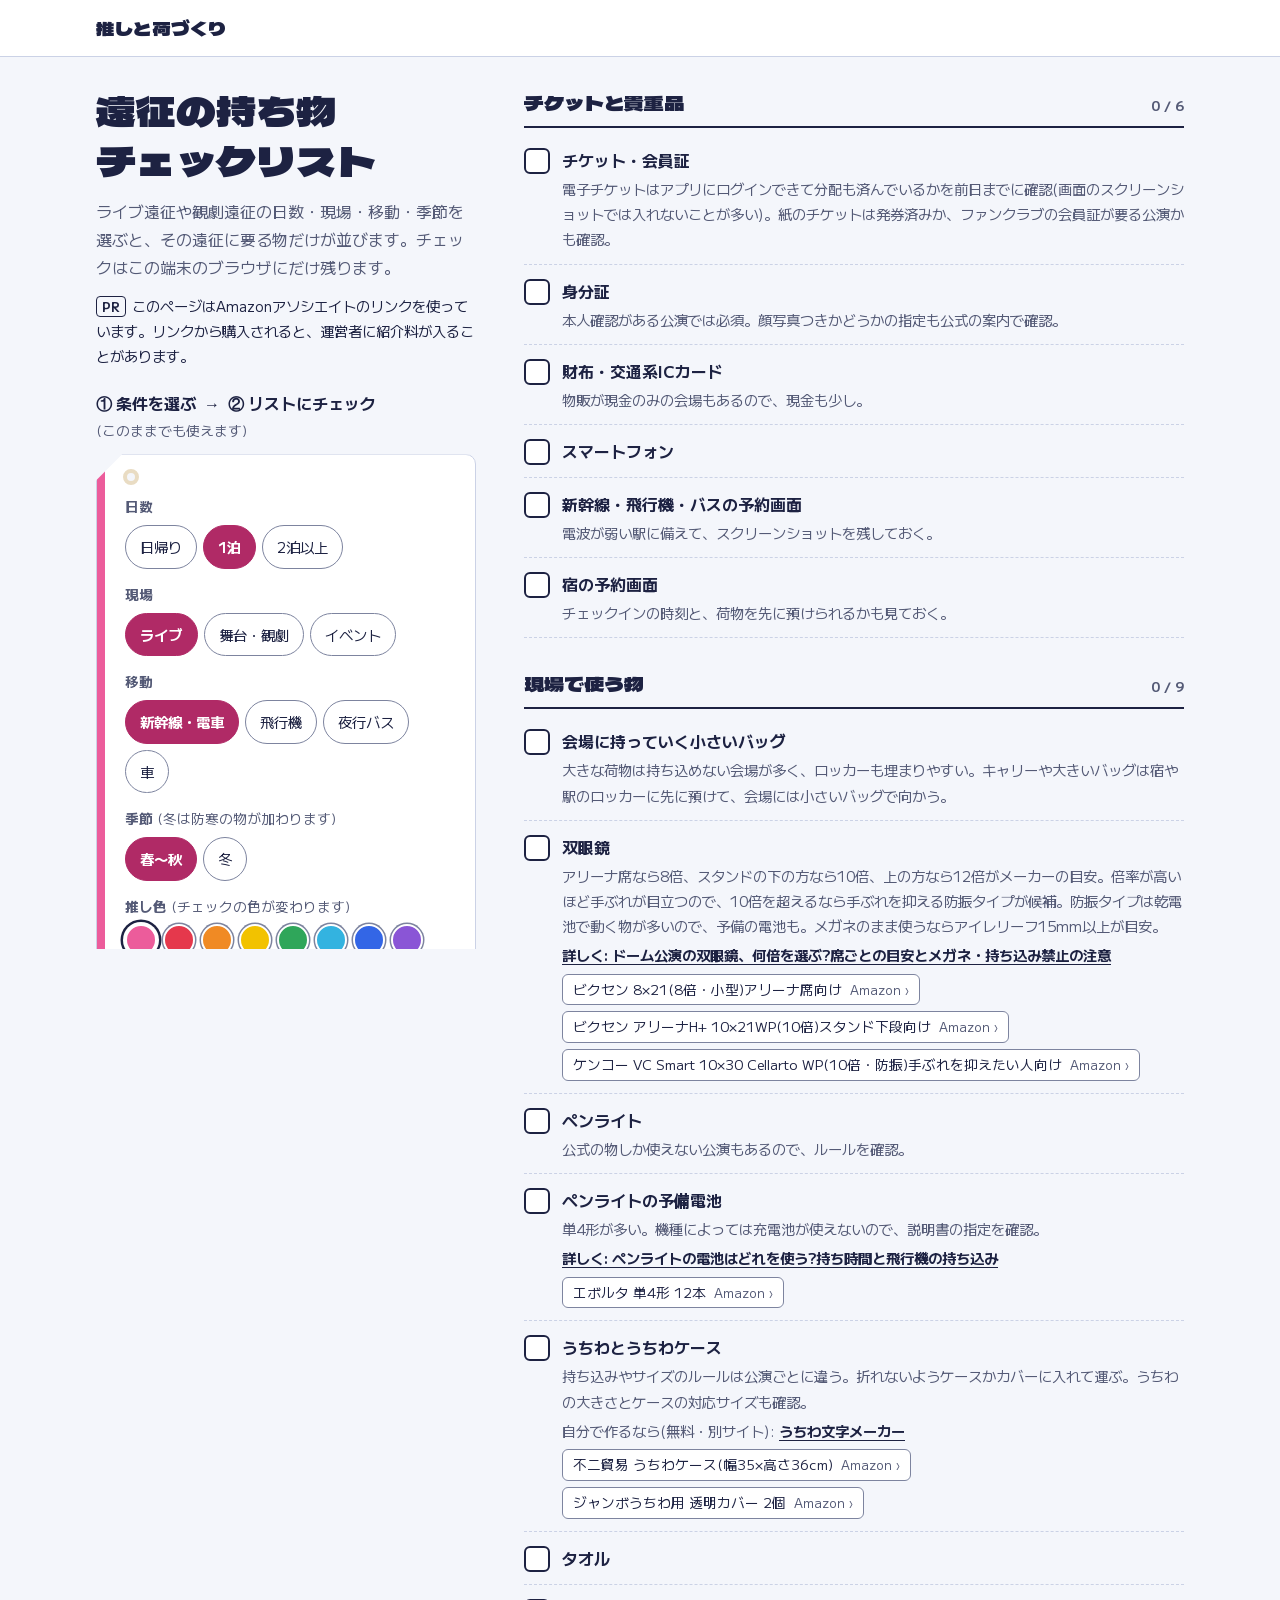
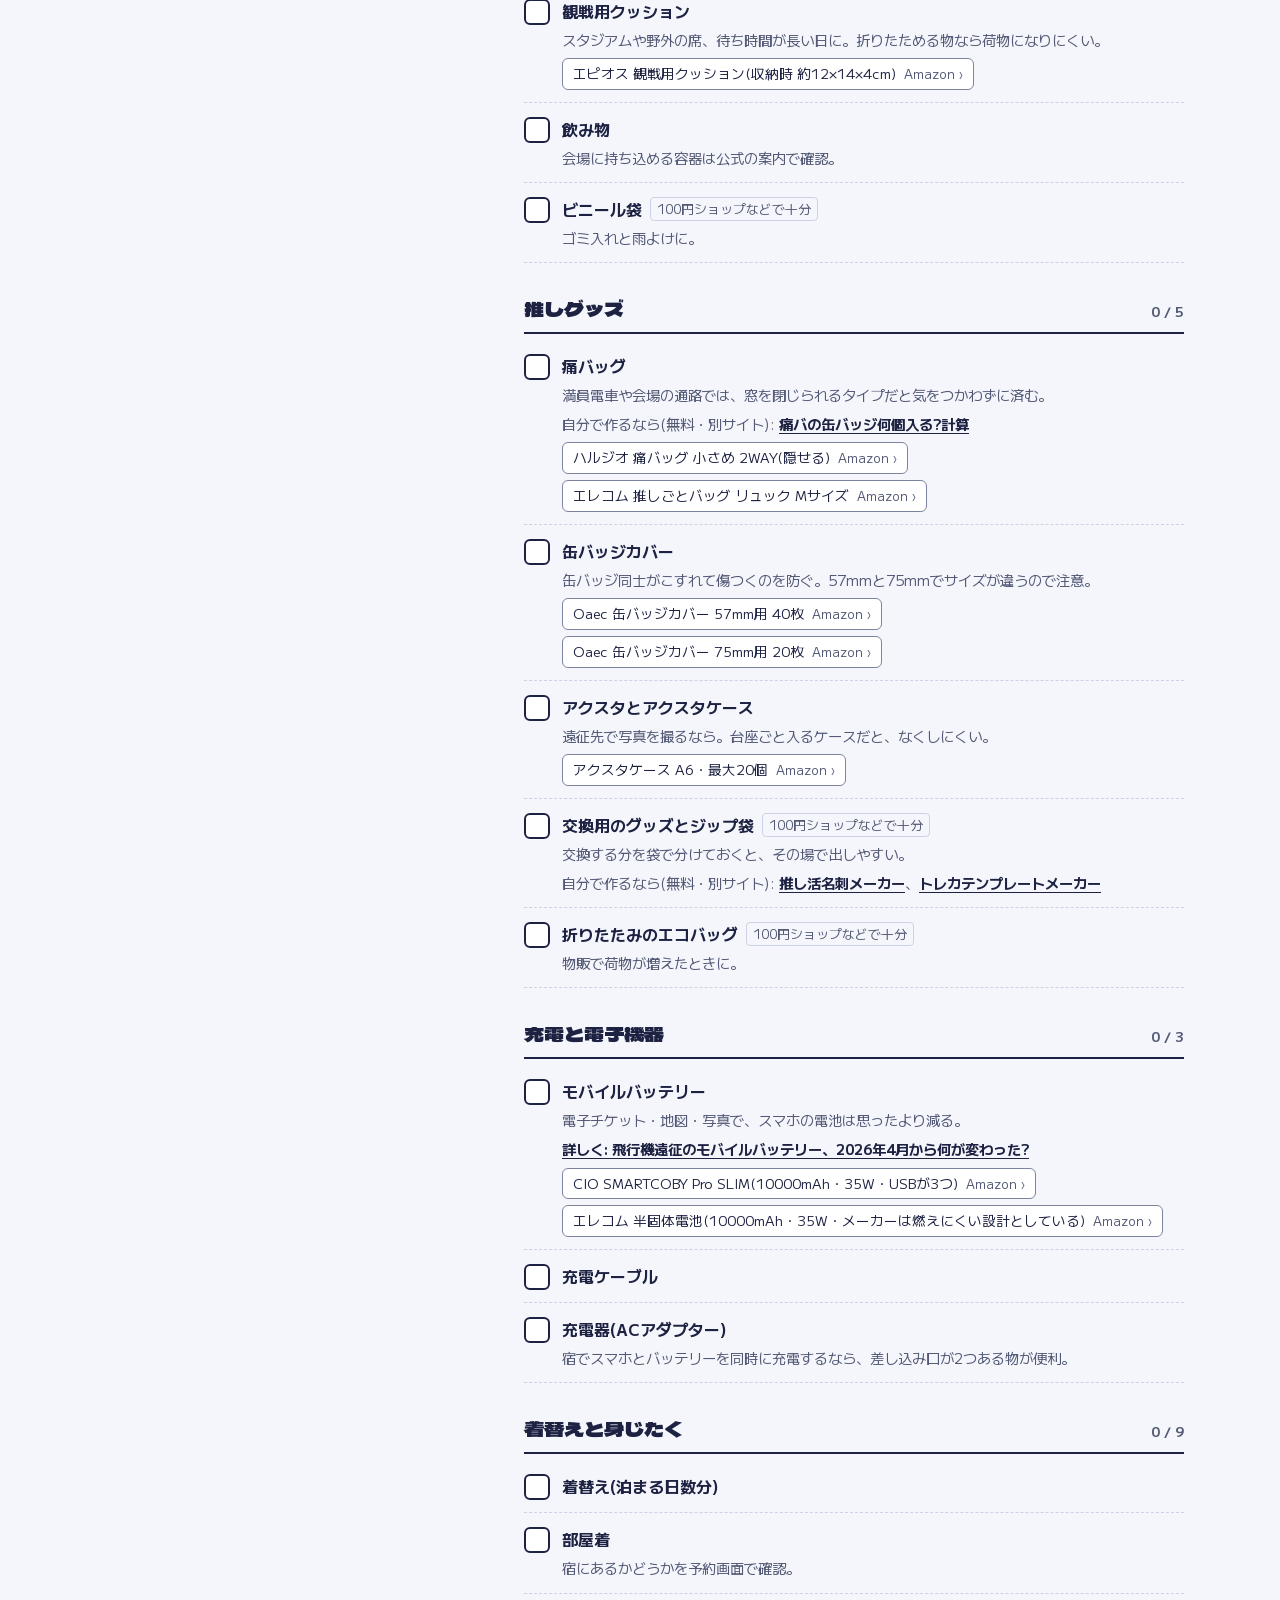
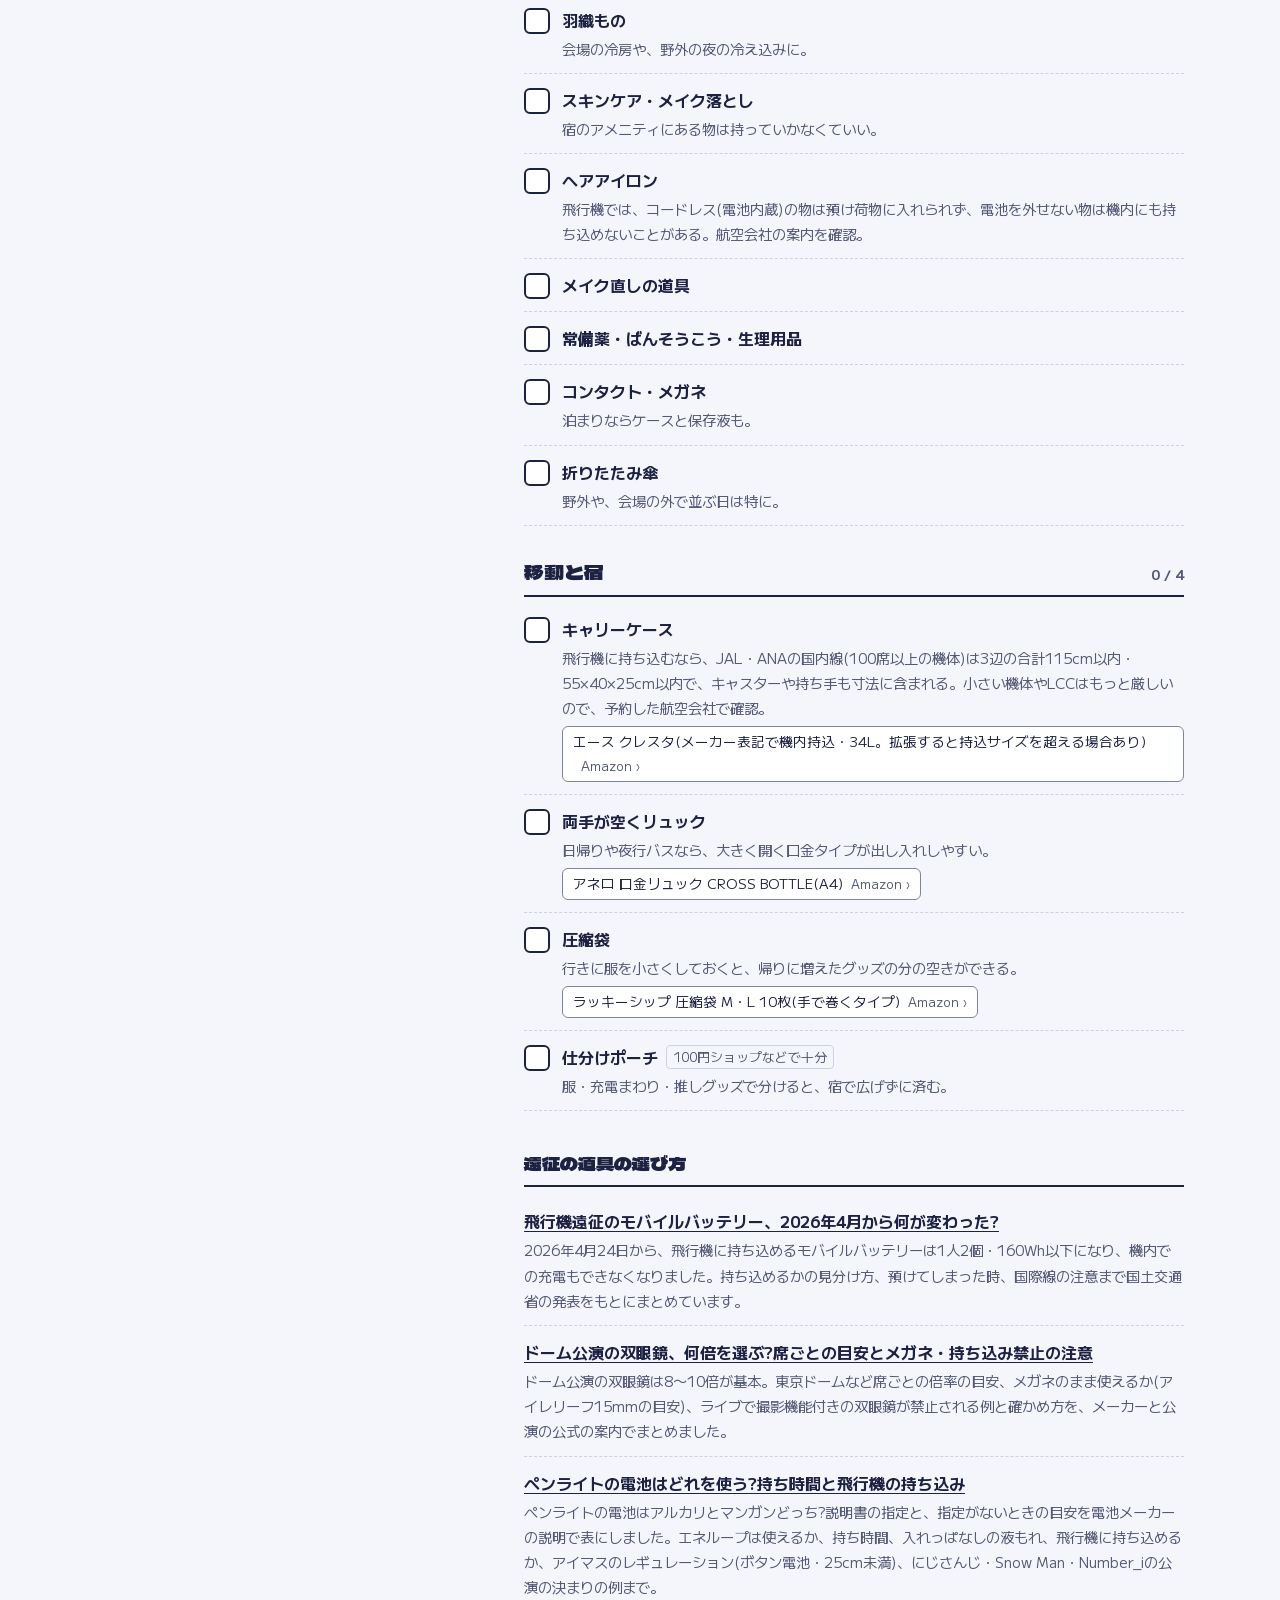
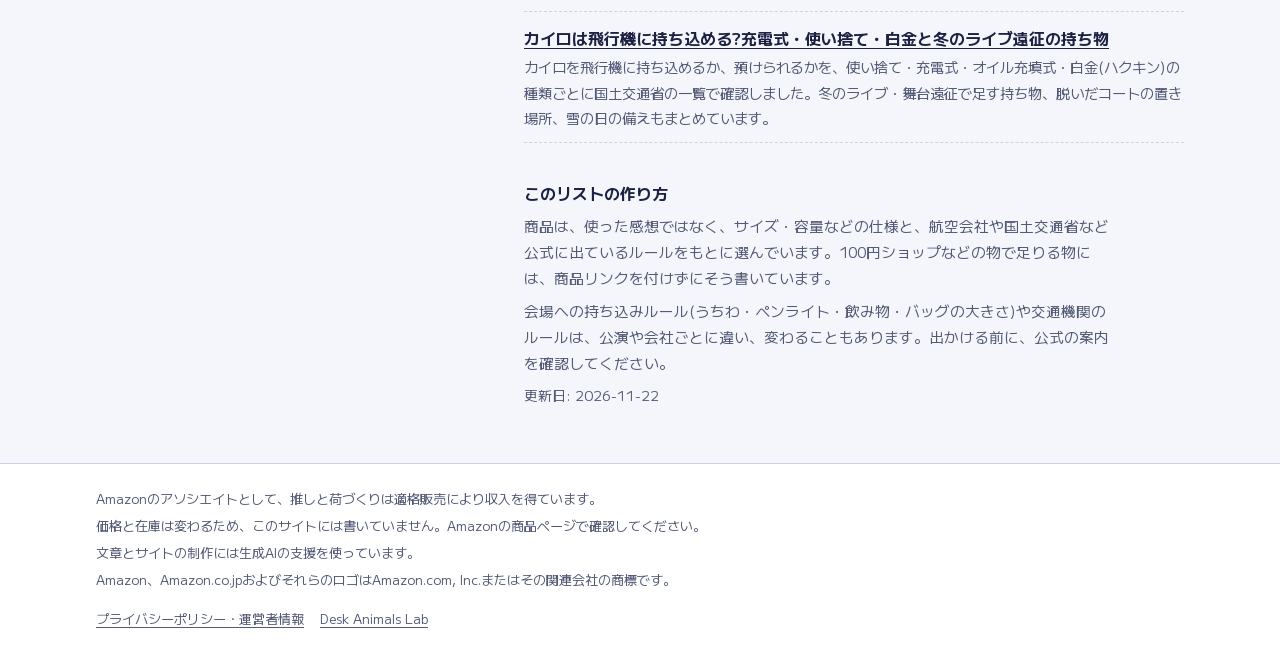
<file: index.html>
<!DOCTYPE html>
<html lang="ja" class="no-js">
<head>
<meta charset="UTF-8">
<meta name="viewport" content="width=device-width, initial-scale=1.0">
<title>遠征の持ち物チェックリスト(ライブ・舞台・夜行バス・飛行機)｜推しと荷づくり</title>
<meta name="description" content="ライブ・舞台・イベントの遠征の持ち物チェックリスト。日帰りか泊まりか、新幹線・飛行機・夜行バス・車か、冬かを選ぶと、その遠征に要る物だけが並びます。チェックはお使いのブラウザにだけ保存されます。">
<link rel="canonical" href="https://deskanimals114510-ai.github.io/oshi-nizukuri/">
<meta property="og:type" content="website">
<meta property="og:site_name" content="推しと荷づくり">
<meta property="og:title" content="遠征の持ち物チェックリスト(ライブ・舞台・夜行バス・飛行機)｜推しと荷づくり">
<meta property="og:description" content="ライブ・舞台・イベントの遠征の持ち物チェックリスト。日帰りか泊まりか、新幹線・飛行機・夜行バス・車か、冬かを選ぶと、その遠征に要る物だけが並びます。チェックはお使いのブラウザにだけ保存されます。">
<meta property="og:url" content="https://deskanimals114510-ai.github.io/oshi-nizukuri/">
<meta property="og:image" content="https://deskanimals114510-ai.github.io/oshi-nizukuri/og-image.jpg">
<meta property="og:image:width" content="1200">
<meta property="og:image:height" content="630">
<meta property="og:image:alt" content="推しと荷づくり:遠征の持ち物チェックリストの荷札">
<meta property="og:locale" content="ja_JP">
<meta name="twitter:card" content="summary_large_image">
<meta name="theme-color" content="#1d2242">
<link rel="icon" href="data:image/svg+xml,<svg xmlns=%22http://www.w3.org/2000/svg%22 viewBox=%220 0 100 100%22><path d=%22M30 8h40l18 18v66H12V26z%22 fill=%22%231d2242%22/><circle cx=%2250%22 cy=%2228%22 r=%228%22 fill=%22%23f4f6fb%22/><rect x=%2224%22 y=%2252%22 width=%2252%22 height=%228%22 rx=%224%22 fill=%22%23ec5c9b%22/><rect x=%2224%22 y=%2268%22 width=%2236%22 height=%228%22 rx=%224%22 fill=%22%23f4f6fb%22/></svg>">
<link rel="preconnect" href="https://fonts.googleapis.com">
<link rel="preconnect" href="https://fonts.gstatic.com" crossorigin>
<link href="https://fonts.googleapis.com/css2?family=M+PLUS+2:wght@400..700&display=swap" rel="stylesheet">
<link href="https://fonts.googleapis.com/css2?family=Dela+Gothic+One&amp;display=swap&amp;text=%20/0123456789%3F%E3%80%81%E3%81%82%E3%81%84%E3%81%86%E3%81%88%E3%81%8B%E3%81%8C%E3%81%8F%E3%81%93%E3%81%94%E3%81%97%E3%81%98%E3%81%9B%E3%81%9C%E3%81%9F%E3%81%A1%E3%81%A3%E3%81%A5%E3%81%A6%E3%81%A7%E3%81%A8%E3%81%A9%E3%81%AB%E3%81%AE%E3%81%AF%E3%81%B3%E3%81%B6%E3%81%BB%E3%81%BE%E3%81%BF%E3%82%81%E3%82%89%E3%82%8A%E3%82%8B%E3%82%8C%E3%82%8F%E3%82%92%E3%82%93%E3%82%A4%E3%82%A7%E3%82%AB%E3%82%AC%E3%82%AF%E3%82%B0%E3%82%B1%E3%82%B7%E3%82%B9%E3%82%BA%E3%83%81%E3%83%83%E3%83%86%E3%83%88%E3%83%89%E3%83%8D%E3%83%90%E3%83%96%E3%83%97%E3%83%9A%E3%83%9D%E3%83%A0%E3%83%A1%E3%83%A2%E3%83%A9%E3%83%AA%E3%83%AB%E3%83%AD%E3%83%B3%E3%83%BB%E3%83%BC%E4%BA%86%E4%BB%B6%E4%BD%95%E4%BD%BF%E5%80%8B%E5%80%8D%E5%85%85%E5%85%AC%E5%85%B7%E5%86%AC%E5%8B%95%E5%8F%8C%E5%93%81%E5%96%B6%E5%99%A8%E5%A0%B1%E5%A0%B4%E5%A4%89%E5%AD%90%E5%AE%89%E5%AE%8C%E5%AE%BF%E5%B8%AD%E5%B9%B4%E5%BC%8F%E5%BE%81%E6%83%85%E6%84%8F%E6%8C%81%E6%8D%A8%E6%8E%A8%E6%96%B9%E6%99%82%E6%9B%BF%E6%9C%88%E6%9D%A1%E6%A9%9F%E6%AD%A2%E6%B1%A0%E6%B3%A8%E6%BC%94%E7%89%A9%E7%8F%BE%E7%99%BD%E7%9B%AE%E7%9C%BC%E7%9D%80%E7%A6%81%E7%A7%BB%E8%80%85%E8%8D%B7%E8%A1%8C%E8%A6%81%E8%A9%B0%E8%B2%B4%E8%BA%AB%E8%BE%BC%E9%81%8B%E9%81%93%E9%81%A0%E9%81%B8%E9%87%8D%E9%87%91%E9%8F%A1%E9%96%93%E9%9B%BB%E9%A3%9B" rel="stylesheet">
<link rel="stylesheet" href="style.css?v=ad153b17">
<script defer src="analytics.js?v=ef79816c"></script>
<meta name="msvalidate.01" content="C3B134E550B93F37B6F3A722F201D0C9">
<style>html:has(#conds input[name="days"][value="day"]:checked) .item[data-days]:not([data-days~="day"]),
html:has(#conds input[name="days"][value="1"]:checked) .item[data-days]:not([data-days~="1"]),
html:has(#conds input[name="days"][value="2"]:checked) .item[data-days]:not([data-days~="2"]),
html:has(#conds input[name="scene"][value="live"]:checked) .item[data-scene]:not([data-scene~="live"]),
html:has(#conds input[name="scene"][value="stage"]:checked) .item[data-scene]:not([data-scene~="stage"]),
html:has(#conds input[name="scene"][value="event"]:checked) .item[data-scene]:not([data-scene~="event"]),
html:has(#conds input[name="move"][value="train"]:checked) .item[data-move]:not([data-move~="train"]),
html:has(#conds input[name="move"][value="plane"]:checked) .item[data-move]:not([data-move~="plane"]),
html:has(#conds input[name="move"][value="bus"]:checked) .item[data-move]:not([data-move~="bus"]),
html:has(#conds input[name="move"][value="car"]:checked) .item[data-move]:not([data-move~="car"]),
html:has(#conds input[name="season"][value="other"]:checked) .item[data-season]:not([data-season~="other"]),
html:has(#conds input[name="season"][value="winter"]:checked) .item[data-season]:not([data-season~="winter"]){display:none}</style>
<script type="application/ld+json">{"@context": "https://schema.org", "@type": "WebSite", "name": "推しと荷づくり", "url": "https://deskanimals114510-ai.github.io/oshi-nizukuri/", "inLanguage": "ja"}</script>
</head>
<body>
<a class="skip-link" href="#main">本文へ移動</a>
<header class="site-header">
  <div class="wrap">
    <a class="site-name" href="./">推しと荷づくり</a>
  </div>
</header>
<main id="main">
<div class="wrap layout">
  <div class="side">
    <h1>遠征の持ち物<br>チェックリスト</h1>
    <p class="lead">ライブ遠征や観劇遠征の日数・現場・移動・季節を選ぶと、その遠征に要る物だけが並びます。チェックはこの端末のブラウザにだけ残ります。</p>
    <p class="pr-note"><b>PR</b>このページはAmazonアソシエイトのリンクを使っています。リンクから購入されると、運営者に紹介料が入ることがあります。</p>
    <p class="how"><span>① 条件を選ぶ</span><span aria-hidden="true">→</span><span>② リストにチェック</span><span class="how-sub">(このままでも使えます)</span></p>
    <div class="tag" id="tag">
      <div class="tag-hole" aria-hidden="true"></div>
      <form class="conds" id="conds" aria-label="遠征の条件"><fieldset class="cond cond-days"><legend>日数</legend><div class="chips"><label class="chip"><input type="radio" name="days" value="day"><span>日帰り</span></label><label class="chip"><input type="radio" name="days" value="1" checked><span>1泊</span></label><label class="chip"><input type="radio" name="days" value="2"><span>2泊以上</span></label></div></fieldset><fieldset class="cond cond-scene"><legend>現場</legend><div class="chips"><label class="chip"><input type="radio" name="scene" value="live" checked><span>ライブ</span></label><label class="chip"><input type="radio" name="scene" value="stage"><span>舞台・観劇</span></label><label class="chip"><input type="radio" name="scene" value="event"><span>イベント</span></label></div></fieldset><fieldset class="cond cond-move"><legend>移動</legend><div class="chips"><label class="chip"><input type="radio" name="move" value="train" checked><span>新幹線・電車</span></label><label class="chip"><input type="radio" name="move" value="plane"><span>飛行機</span></label><label class="chip"><input type="radio" name="move" value="bus"><span>夜行バス</span></label><label class="chip"><input type="radio" name="move" value="car"><span>車</span></label></div></fieldset><fieldset class="cond cond-season"><legend>季節<span class="legend-sub">(冬は防寒の物が加わります)</span></legend><div class="chips"><label class="chip"><input type="radio" name="season" value="other" checked><span>春〜秋</span></label><label class="chip"><input type="radio" name="season" value="winter"><span>冬</span></label></div></fieldset><fieldset class="cond cond-color"><legend>推し色<span class="legend-sub">(チェックの色が変わります)</span></legend><div class="swatches"><label class="swatch" style="--sw:#ec5c9b"><input type="radio" name="color" value="pink" checked><span class="vh">ピンク</span></label><label class="swatch" style="--sw:#e5384c"><input type="radio" name="color" value="red"><span class="vh">赤</span></label><label class="swatch" style="--sw:#f08a24"><input type="radio" name="color" value="orange"><span class="vh">オレンジ</span></label><label class="swatch" style="--sw:#f2c200"><input type="radio" name="color" value="yellow"><span class="vh">黄</span></label><label class="swatch" style="--sw:#2fa65a"><input type="radio" name="color" value="green"><span class="vh">緑</span></label><label class="swatch" style="--sw:#33b3e0"><input type="radio" name="color" value="sky"><span class="vh">水色</span></label><label class="swatch" style="--sw:#3366e6"><input type="radio" name="color" value="blue"><span class="vh">青</span></label><label class="swatch" style="--sw:#8a55d6"><input type="radio" name="color" value="purple"><span class="vh">紫</span></label></div></fieldset></form>
      <div class="tag-progress">
        <p class="stamp" id="stamp" hidden>荷づくり完了</p>
        <p class="count" id="count">0 / 36 詰めた</p>
        <div class="bar" aria-hidden="true"><div class="bar-fill" id="bar"></div></div>
        <div class="tag-actions">
          <button type="button" id="share" class="primary" hidden>同行者にリストを送る</button>
          <button type="button" id="reset">チェックを全部外す</button>
          <button type="button" id="print">印刷する</button>
          <a class="jump" href="#list">リストを見る</a>
        </div>
        <p class="share-done" id="share-done" aria-hidden="true" hidden>リンクをコピーしました。LINEなどに貼って送れます</p>
        <p class="share-fallback" id="share-fallback" hidden><label for="share-url">このリンクをコピーして送ってください</label><input type="text" id="share-url" readonly></p>
      </div>
      <noscript><p class="noscript">チェックの保存と件数の表示には、JavaScriptを有効にしてください。</p></noscript>
    </div>
    <p class="vh" id="status" role="status"></p>
    <p class="minor-note">未成年の人は、遠征や泊まり、買い物の前におうちの人と相談してください。</p>
  </div>
  <div class="list" id="list">
    <div class="mini-count" id="mini"><span id="mini-count" aria-hidden="true">0 / 36 詰めた</span><a href="#tag">条件を変える</a></div>
    <section class="cat" aria-labelledby="h-kichou"><div class="cat-head"><h2 id="h-kichou">チケットと貴重品<span class="vh cat-count-sr"></span></h2><span class="cat-count" aria-hidden="true">0 / 6</span></div><ul class="items"><li class="item"><input type="checkbox" id="c-ticket" data-id="ticket"><div class="item-body"><label for="c-ticket" class="item-name">チケット・会員証</label><p class="note">電子チケットはアプリにログインできて分配も済んでいるかを前日までに確認(画面のスクリーンショットでは入れないことが多い)。紙のチケットは発券済みか、ファンクラブの会員証が要る公演かも確認。</p></div></li><li class="item"><input type="checkbox" id="c-idcard" data-id="idcard"><div class="item-body"><label for="c-idcard" class="item-name">身分証</label><p class="note">本人確認がある公演では必須。顔写真つきかどうかの指定も公式の案内で確認。</p></div></li><li class="item"><input type="checkbox" id="c-wallet" data-id="wallet"><div class="item-body"><label for="c-wallet" class="item-name">財布・交通系ICカード</label><p class="note">物販が現金のみの会場もあるので、現金も少し。</p></div></li><li class="item"><input type="checkbox" id="c-phone" data-id="phone"><div class="item-body"><label for="c-phone" class="item-name">スマートフォン</label></div></li><li class="item" data-move="train plane bus"><input type="checkbox" id="c-transit" data-id="transit"><div class="item-body"><label for="c-transit" class="item-name">新幹線・飛行機・バスの予約画面</label><p class="note">電波が弱い駅に備えて、スクリーンショットを残しておく。</p></div></li><li class="item" data-days="1 2"><input type="checkbox" id="c-hotel" data-id="hotel"><div class="item-body"><label for="c-hotel" class="item-name">宿の予約画面</label><p class="note">チェックインの時刻と、荷物を先に預けられるかも見ておく。</p></div></li></ul></section><section class="cat" aria-labelledby="h-genba"><div class="cat-head"><h2 id="h-genba">現場で使う物<span class="vh cat-count-sr"></span></h2><span class="cat-count" aria-hidden="true">0 / 9</span></div><ul class="items"><li class="item"><input type="checkbox" id="c-smallbag" data-id="smallbag"><div class="item-body"><label for="c-smallbag" class="item-name">会場に持っていく小さいバッグ</label><p class="note">大きな荷物は持ち込めない会場が多く、ロッカーも埋まりやすい。キャリーや大きいバッグは宿や駅のロッカーに先に預けて、会場には小さいバッグで向かう。</p></div></li><li class="item" data-scene="live stage"><input type="checkbox" id="c-binoculars" data-id="binoculars"><div class="item-body"><label for="c-binoculars" class="item-name">双眼鏡</label><p class="note">アリーナ席なら8倍、スタンドの下の方なら10倍、上の方なら12倍がメーカーの目安。倍率が高いほど手ぶれが目立つので、10倍を超えるなら手ぶれを抑える防振タイプが候補。防振タイプは乾電池で動く物が多いので、予備の電池も。メガネのまま使うならアイレリーフ15mm以上が目安。</p><p class="note more"><a href="dome-sougankyo/">詳しく: ドーム公演の双眼鏡、何倍を選ぶ?席ごとの目安とメガネ・持ち込み禁止の注意</a></p><ul class="products" aria-label="双眼鏡の例(Amazon)"><li><a href="https://www.amazon.co.jp/dp/B085WGKHY2?tag=tinywonders-22" target="_blank" rel="sponsored noopener" data-item="binoculars" data-asin="B085WGKHY2">ビクセン 8×21(8倍・小型)アリーナ席向け<span class="vh">をAmazonで見る(新しいタブで開きます)</span></a></li><li><a href="https://www.amazon.co.jp/dp/B0G2LCTJWQ?tag=tinywonders-22" target="_blank" rel="sponsored noopener" data-item="binoculars" data-asin="B0G2LCTJWQ">ビクセン アリーナH+ 10×21WP(10倍)スタンド下段向け<span class="vh">をAmazonで見る(新しいタブで開きます)</span></a></li><li><a href="https://www.amazon.co.jp/dp/B0D8KX2PPN?tag=tinywonders-22" target="_blank" rel="sponsored noopener" data-item="binoculars" data-asin="B0D8KX2PPN">ケンコー VC Smart 10×30 Cellarto WP(10倍・防振)手ぶれを抑えたい人向け<span class="vh">をAmazonで見る(新しいタブで開きます)</span></a></li></ul></div></li><li class="item" data-scene="live"><input type="checkbox" id="c-penlight" data-id="penlight"><div class="item-body"><label for="c-penlight" class="item-name">ペンライト</label><p class="note">公式の物しか使えない公演もあるので、ルールを確認。</p></div></li><li class="item" data-scene="live"><input type="checkbox" id="c-battery" data-id="battery"><div class="item-body"><label for="c-battery" class="item-name">ペンライトの予備電池</label><p class="note">単4形が多い。機種によっては充電池が使えないので、説明書の指定を確認。</p><p class="note more"><a href="penlight-denchi/">詳しく: ペンライトの電池はどれを使う?持ち時間と飛行機の持ち込み</a></p><ul class="products" aria-label="ペンライトの予備電池の例(Amazon)"><li><a href="https://www.amazon.co.jp/dp/B0016JYKFK?tag=tinywonders-22" target="_blank" rel="sponsored noopener" data-item="battery" data-asin="B0016JYKFK">エボルタ 単4形 12本<span class="vh">をAmazonで見る(新しいタブで開きます)</span></a></li></ul></div></li><li class="item" data-scene="live"><input type="checkbox" id="c-uchiwa" data-id="uchiwa"><div class="item-body"><label for="c-uchiwa" class="item-name">うちわとうちわケース</label><p class="note">持ち込みやサイズのルールは公演ごとに違う。折れないようケースかカバーに入れて運ぶ。うちわの大きさとケースの対応サイズも確認。</p><p class="note more">自分で作るなら(無料・別サイト): <a href="https://uuhai0625.github.io/uchiwa-moji-maker/" target="_blank" rel="noopener">うちわ文字メーカー<span class="vh">(新しいタブで開きます)</span></a></p><ul class="products" aria-label="うちわとうちわケースの例(Amazon)"><li><a href="https://www.amazon.co.jp/dp/B0CXXFJS57?tag=tinywonders-22" target="_blank" rel="sponsored noopener" data-item="uchiwa" data-asin="B0CXXFJS57">不二貿易 うちわケース(幅35×高さ36cm)<span class="vh">をAmazonで見る(新しいタブで開きます)</span></a></li><li><a href="https://www.amazon.co.jp/dp/B0925H5D5S?tag=tinywonders-22" target="_blank" rel="sponsored noopener" data-item="uchiwa" data-asin="B0925H5D5S">ジャンボうちわ用 透明カバー 2個<span class="vh">をAmazonで見る(新しいタブで開きます)</span></a></li></ul></div></li><li class="item" data-scene="live"><input type="checkbox" id="c-towel" data-id="towel"><div class="item-body"><label for="c-towel" class="item-name">タオル</label></div></li><li class="item" data-scene="live"><input type="checkbox" id="c-cushion" data-id="cushion"><div class="item-body"><label for="c-cushion" class="item-name">観戦用クッション</label><p class="note">スタジアムや野外の席、待ち時間が長い日に。折りたためる物なら荷物になりにくい。</p><ul class="products" aria-label="観戦用クッションの例(Amazon)"><li><a href="https://www.amazon.co.jp/dp/B083Y2HGFQ?tag=tinywonders-22" target="_blank" rel="sponsored noopener" data-item="cushion" data-asin="B083Y2HGFQ">エピオス 観戦用クッション(収納時 約12×14×4cm)<span class="vh">をAmazonで見る(新しいタブで開きます)</span></a></li></ul></div></li><li class="item"><input type="checkbox" id="c-drink" data-id="drink"><div class="item-body"><label for="c-drink" class="item-name">飲み物</label><p class="note">会場に持ち込める容器は公式の案内で確認。</p></div></li><li class="item"><input type="checkbox" id="c-plasticbag" data-id="plasticbag"><div class="item-body"><label for="c-plasticbag" class="item-name">ビニール袋</label><span class="cheap">100円ショップなどで十分</span><p class="note">ゴミ入れと雨よけに。</p></div></li><li class="item" data-season="winter"><input type="checkbox" id="c-coatbag" data-id="coatbag"><div class="item-body"><label for="c-coatbag" class="item-name">脱いだコートを入れる袋</label><span class="cheap">100円ショップなどで十分</span><p class="note">クロークがない会場では、脱いだコートは自分の席の範囲に置くことになる。大きめの袋に丸めて入れると、足元やひざの上にまとめやすい。</p></div></li></ul></section><section class="cat" aria-labelledby="h-oshi"><div class="cat-head"><h2 id="h-oshi">推しグッズ<span class="vh cat-count-sr"></span></h2><span class="cat-count" aria-hidden="true">0 / 5</span></div><ul class="items"><li class="item" data-scene="live event"><input type="checkbox" id="c-itabag" data-id="itabag"><div class="item-body"><label for="c-itabag" class="item-name">痛バッグ</label><p class="note">満員電車や会場の通路では、窓を閉じられるタイプだと気をつかわずに済む。</p><p class="note more">自分で作るなら(無料・別サイト): <a href="https://uuhai0625.github.io/itaba-simulator/" target="_blank" rel="noopener">痛バの缶バッジ何個入る?計算<span class="vh">(新しいタブで開きます)</span></a></p><ul class="products" aria-label="痛バッグの例(Amazon)"><li><a href="https://www.amazon.co.jp/dp/B0CMP7P2BP?tag=tinywonders-22" target="_blank" rel="sponsored noopener" data-item="itabag" data-asin="B0CMP7P2BP">ハルジオ 痛バッグ 小さめ 2WAY(隠せる)<span class="vh">をAmazonで見る(新しいタブで開きます)</span></a></li><li><a href="https://www.amazon.co.jp/dp/B0BNNCP8WB?tag=tinywonders-22" target="_blank" rel="sponsored noopener" data-item="itabag" data-asin="B0BNNCP8WB">エレコム 推しごとバッグ リュック Mサイズ<span class="vh">をAmazonで見る(新しいタブで開きます)</span></a></li></ul></div></li><li class="item" data-scene="live event"><input type="checkbox" id="c-badgecover" data-id="badgecover"><div class="item-body"><label for="c-badgecover" class="item-name">缶バッジカバー</label><p class="note">缶バッジ同士がこすれて傷つくのを防ぐ。57mmと75mmでサイズが違うので注意。</p><ul class="products" aria-label="缶バッジカバーの例(Amazon)"><li><a href="https://www.amazon.co.jp/dp/B0BRTZFHLC?tag=tinywonders-22" target="_blank" rel="sponsored noopener" data-item="badgecover" data-asin="B0BRTZFHLC">Oaec 缶バッジカバー 57mm用 40枚<span class="vh">をAmazonで見る(新しいタブで開きます)</span></a></li><li><a href="https://www.amazon.co.jp/dp/B0B15FP99F?tag=tinywonders-22" target="_blank" rel="sponsored noopener" data-item="badgecover" data-asin="B0B15FP99F">Oaec 缶バッジカバー 75mm用 20枚<span class="vh">をAmazonで見る(新しいタブで開きます)</span></a></li></ul></div></li><li class="item"><input type="checkbox" id="c-acsta" data-id="acsta"><div class="item-body"><label for="c-acsta" class="item-name">アクスタとアクスタケース</label><p class="note">遠征先で写真を撮るなら。台座ごと入るケースだと、なくしにくい。</p><ul class="products" aria-label="アクスタとアクスタケースの例(Amazon)"><li><a href="https://www.amazon.co.jp/dp/B0DCBZ7HJW?tag=tinywonders-22" target="_blank" rel="sponsored noopener" data-item="acsta" data-asin="B0DCBZ7HJW">アクスタケース A6・最大20個<span class="vh">をAmazonで見る(新しいタブで開きます)</span></a></li></ul></div></li><li class="item" data-scene="event live"><input type="checkbox" id="c-trade" data-id="trade"><div class="item-body"><label for="c-trade" class="item-name">交換用のグッズとジップ袋</label><span class="cheap">100円ショップなどで十分</span><p class="note">交換する分を袋で分けておくと、その場で出しやすい。</p><p class="note more">自分で作るなら(無料・別サイト): <a href="https://uuhai0625.github.io/oshikatsu-meishi/" target="_blank" rel="noopener">推し活名刺メーカー<span class="vh">(新しいタブで開きます)</span></a>、<a href="https://uuhai0625.github.io/toreca-template/" target="_blank" rel="noopener">トレカテンプレートメーカー<span class="vh">(新しいタブで開きます)</span></a></p></div></li><li class="item"><input type="checkbox" id="c-ecobag" data-id="ecobag"><div class="item-body"><label for="c-ecobag" class="item-name">折りたたみのエコバッグ</label><span class="cheap">100円ショップなどで十分</span><p class="note">物販で荷物が増えたときに。</p></div></li></ul></section><section class="cat" aria-labelledby="h-denki"><div class="cat-head"><h2 id="h-denki">充電と電子機器<span class="vh cat-count-sr"></span></h2><span class="cat-count" aria-hidden="true">0 / 3</span></div><ul class="items"><li class="item"><input type="checkbox" id="c-powerbank" data-id="powerbank"><div class="item-body"><label for="c-powerbank" class="item-name">モバイルバッテリー</label><p class="note">電子チケット・地図・写真で、スマホの電池は思ったより減る。</p><p class="note more"><a href="hikouki-mobile-battery/">詳しく: 飛行機遠征のモバイルバッテリー、2026年4月から何が変わった?</a></p><ul class="products" aria-label="モバイルバッテリーの例(Amazon)"><li><a href="https://www.amazon.co.jp/dp/B0CHVZHLZ1?tag=tinywonders-22" target="_blank" rel="sponsored noopener" data-item="powerbank" data-asin="B0CHVZHLZ1">CIO SMARTCOBY Pro SLIM(10000mAh・35W・USBが3つ)<span class="vh">をAmazonで見る(新しいタブで開きます)</span></a></li><li><a href="https://www.amazon.co.jp/dp/B0GPDBS299?tag=tinywonders-22" target="_blank" rel="sponsored noopener" data-item="powerbank" data-asin="B0GPDBS299">エレコム 半固体電池(10000mAh・35W・メーカーは燃えにくい設計としている)<span class="vh">をAmazonで見る(新しいタブで開きます)</span></a></li></ul></div></li><li class="item" data-move="plane"><input type="checkbox" id="c-powerbank-plane" data-id="powerbank-plane"><div class="item-body"><label for="c-powerbank-plane" class="item-name">飛行機の日のモバイルバッテリー</label><p class="note">預け荷物には入れられない。国土交通省が2026年4月24日から適用したルールで、機内に持ち込めるのは160Wh以下を2個まで、機内でバッテリーを充電することも、バッテリーからスマホを充電することもできない。端子はテープか袋で保護し、航空会社の案内どおり収納棚ではなく手元に置く。</p><p class="note more"><a href="hikouki-mobile-battery/">詳しく: 飛行機遠征のモバイルバッテリー、2026年4月から何が変わった?</a></p></div></li><li class="item"><input type="checkbox" id="c-cable" data-id="cable"><div class="item-body"><label for="c-cable" class="item-name">充電ケーブル</label></div></li><li class="item" data-days="1 2"><input type="checkbox" id="c-charger" data-id="charger"><div class="item-body"><label for="c-charger" class="item-name">充電器(ACアダプター)</label><p class="note">宿でスマホとバッテリーを同時に充電するなら、差し込み口が2つある物が便利。</p></div></li></ul></section><section class="cat" aria-labelledby="h-mijitaku"><div class="cat-head"><h2 id="h-mijitaku">着替えと身じたく<span class="vh cat-count-sr"></span></h2><span class="cat-count" aria-hidden="true">0 / 9</span></div><ul class="items"><li class="item" data-days="1 2"><input type="checkbox" id="c-clothes" data-id="clothes"><div class="item-body"><label for="c-clothes" class="item-name">着替え(泊まる日数分)</label></div></li><li class="item" data-days="2"><input type="checkbox" id="c-laundry" data-id="laundry"><div class="item-body"><label for="c-laundry" class="item-name">洗濯の道具</label><span class="cheap">100円ショップなどで十分</span><p class="note">2泊以上なら、宿のコインランドリーで洗う前提にすると着替えを減らせる。洗濯ネットと小分けの洗剤、小銭を。</p></div></li><li class="item" data-days="1 2"><input type="checkbox" id="c-sleepwear" data-id="sleepwear"><div class="item-body"><label for="c-sleepwear" class="item-name">部屋着</label><p class="note">宿にあるかどうかを予約画面で確認。</p></div></li><li class="item" data-season="other"><input type="checkbox" id="c-outer" data-id="outer"><div class="item-body"><label for="c-outer" class="item-name">羽織もの</label><p class="note">会場の冷房や、野外の夜の冷え込みに。</p></div></li><li class="item" data-season="winter"><input type="checkbox" id="c-kairo" data-id="kairo"><div class="item-body"><label for="c-kairo" class="item-name">使い捨てカイロ</label><span class="cheap">100円ショップなどで十分</span><p class="note">物販や入場の列で外に並ぶ時間に。飛行機では、オイル充填式のカイロと白金(ハクキン)カイロは、機内にも預け荷物にも入れられない(国土交通省の一覧)。充電式カイロは預けずに手荷物へ。</p><p class="note more"><a href="fuyu-ensei/">詳しく: カイロは飛行機に持ち込める?充電式・使い捨て・白金と冬のライブ遠征の持ち物</a></p></div></li><li class="item" data-season="winter"><input type="checkbox" id="c-gloves" data-id="gloves"><div class="item-body"><label for="c-gloves" class="item-name">手袋・マフラー・帽子</label><span class="cheap">100円ショップなどで十分</span><p class="note">電子チケットを出す場面が多いなら、手袋はスマホを操作できる物が便利。</p></div></li><li class="item" data-season="winter"><input type="checkbox" id="c-lipcare" data-id="lipcare"><div class="item-body"><label for="c-lipcare" class="item-name">リップクリーム・ハンドクリーム</label><span class="cheap">100円ショップなどで十分</span><p class="note">空気が乾く時期に。</p></div></li><li class="item" data-season="winter"><input type="checkbox" id="c-shoes" data-id="shoes"><div class="item-body"><label for="c-shoes" class="item-name">滑りにくい靴</label><p class="note">雪や凍った道がありそうな場所への遠征なら。長く並んだり歩いたりするので、履き慣れた物を。</p></div></li><li class="item" data-days="1 2"><input type="checkbox" id="c-skincare" data-id="skincare"><div class="item-body"><label for="c-skincare" class="item-name">スキンケア・メイク落とし</label><p class="note">宿のアメニティにある物は持っていかなくていい。</p></div></li><li class="item" data-days="1 2"><input type="checkbox" id="c-hairiron" data-id="hairiron"><div class="item-body"><label for="c-hairiron" class="item-name">ヘアアイロン</label><p class="note">飛行機では、コードレス(電池内蔵)の物は預け荷物に入れられず、電池を外せない物は機内にも持ち込めないことがある。航空会社の案内を確認。</p></div></li><li class="item"><input type="checkbox" id="c-makeup" data-id="makeup"><div class="item-body"><label for="c-makeup" class="item-name">メイク直しの道具</label></div></li><li class="item"><input type="checkbox" id="c-medicine" data-id="medicine"><div class="item-body"><label for="c-medicine" class="item-name">常備薬・ばんそうこう・生理用品</label></div></li><li class="item"><input type="checkbox" id="c-contacts" data-id="contacts"><div class="item-body"><label for="c-contacts" class="item-name">コンタクト・メガネ</label><p class="note">泊まりならケースと保存液も。</p></div></li><li class="item"><input type="checkbox" id="c-umbrella" data-id="umbrella"><div class="item-body"><label for="c-umbrella" class="item-name">折りたたみ傘</label><p class="note">野外や、会場の外で並ぶ日は特に。</p></div></li></ul></section><section class="cat" aria-labelledby="h-idou"><div class="cat-head"><h2 id="h-idou">移動と宿<span class="vh cat-count-sr"></span></h2><span class="cat-count" aria-hidden="true">0 / 4</span></div><ul class="items"><li class="item" data-days="1 2" data-move="train plane car"><input type="checkbox" id="c-suitcase" data-id="suitcase"><div class="item-body"><label for="c-suitcase" class="item-name">キャリーケース</label><p class="note">飛行機に持ち込むなら、JAL・ANAの国内線(100席以上の機体)は3辺の合計115cm以内・55×40×25cm以内で、キャスターや持ち手も寸法に含まれる。小さい機体やLCCはもっと厳しいので、予約した航空会社で確認。</p><ul class="products" aria-label="キャリーケースの例(Amazon)"><li><a href="https://www.amazon.co.jp/dp/B07NSF1PY9?tag=tinywonders-22" target="_blank" rel="sponsored noopener" data-item="suitcase" data-asin="B07NSF1PY9">エース クレスタ(メーカー表記で機内持込・34L。拡張すると持込サイズを超える場合あり)<span class="vh">をAmazonで見る(新しいタブで開きます)</span></a></li></ul></div></li><li class="item" data-move="plane"><input type="checkbox" id="c-carryon-plane" data-id="carryon-plane"><div class="item-body"><label for="c-carryon-plane" class="item-name">飛行機に持ち込むバッグの数</label><p class="note">JAL・ANAの国内線は、手荷物1個と身の回り品1個の合計2個・合計10kgまで。キャリー+痛バ+リュックの3つ持ちなら、1つをキャリーにしまう。身の回り品は前の座席の下に入る大きさまでと決めている航空会社があるので、大きい痛バやリュックは予約した航空会社のサイズを確認。</p></div></li><li class="item"><input type="checkbox" id="c-backpack" data-id="backpack"><div class="item-body"><label for="c-backpack" class="item-name">両手が空くリュック</label><p class="note">日帰りや夜行バスなら、大きく開く口金タイプが出し入れしやすい。</p><ul class="products" aria-label="両手が空くリュックの例(Amazon)"><li><a href="https://www.amazon.co.jp/dp/B0BNHHQ7DS?tag=tinywonders-22" target="_blank" rel="sponsored noopener" data-item="backpack" data-asin="B0BNHHQ7DS">アネロ 口金リュック CROSS BOTTLE(A4)<span class="vh">をAmazonで見る(新しいタブで開きます)</span></a></li></ul></div></li><li class="item" data-days="1 2" data-move="bus"><input type="checkbox" id="c-boston" data-id="boston"><div class="item-body"><label for="c-boston" class="item-name">ボストンバッグ</label><p class="note">夜行バスはトランクに預ける大きさに制限がある会社も。キャリーの持ち手に通せる物だと、乗り継ぎで楽。</p><ul class="products" aria-label="ボストンバッグの例(Amazon)"><li><a href="https://www.amazon.co.jp/dp/B0GYQWW97X?tag=tinywonders-22" target="_blank" rel="sponsored noopener" data-item="boston" data-asin="B0GYQWW97X">maytopia ボストン(35L・キャリーオン用ベルト)<span class="vh">をAmazonで見る(新しいタブで開きます)</span></a></li></ul></div></li><li class="item" data-move="bus"><input type="checkbox" id="c-busset" data-id="busset"><div class="item-body"><label for="c-busset" class="item-name">ブランケット・ネックピロー・アイマスク</label><span class="cheap">100円ショップなどで十分</span><p class="note">夜行バスで眠るための3点。手持ちの物で足りる。</p></div></li><li class="item" data-days="1 2"><input type="checkbox" id="c-compress" data-id="compress"><div class="item-body"><label for="c-compress" class="item-name">圧縮袋</label><p class="note">行きに服を小さくしておくと、帰りに増えたグッズの分の空きができる。</p><ul class="products" aria-label="圧縮袋の例(Amazon)"><li><a href="https://www.amazon.co.jp/dp/B00J89GKBC?tag=tinywonders-22" target="_blank" rel="sponsored noopener" data-item="compress" data-asin="B00J89GKBC">ラッキーシップ 圧縮袋 M・L 10枚(手で巻くタイプ)<span class="vh">をAmazonで見る(新しいタブで開きます)</span></a></li></ul></div></li><li class="item" data-days="1 2"><input type="checkbox" id="c-pouch" data-id="pouch"><div class="item-body"><label for="c-pouch" class="item-name">仕分けポーチ</label><span class="cheap">100円ショップなどで十分</span><p class="note">服・充電まわり・推しグッズで分けると、宿で広げずに済む。</p></div></li></ul></section>
    <section class="reading" aria-labelledby="h-reading"><h2 id="h-reading">遠征の道具の選び方</h2><ul><li><a href="hikouki-mobile-battery/">飛行機遠征のモバイルバッテリー、2026年4月から何が変わった?</a><p>2026年4月24日から、飛行機に持ち込めるモバイルバッテリーは1人2個・160Wh以下になり、機内での充電もできなくなりました。持ち込めるかの見分け方、預けてしまった時、国際線の注意まで国土交通省の発表をもとにまとめています。</p></li><li><a href="dome-sougankyo/">ドーム公演の双眼鏡、何倍を選ぶ?席ごとの目安とメガネ・持ち込み禁止の注意</a><p>ドーム公演の双眼鏡は8〜10倍が基本。東京ドームなど席ごとの倍率の目安、メガネのまま使えるか(アイレリーフ15mmの目安)、ライブで撮影機能付きの双眼鏡が禁止される例と確かめ方を、メーカーと公演の公式の案内でまとめました。</p></li><li><a href="penlight-denchi/">ペンライトの電池はどれを使う?持ち時間と飛行機の持ち込み</a><p>ペンライトの電池はアルカリとマンガンどっち?説明書の指定と、指定がないときの目安を電池メーカーの説明で表にしました。エネループは使えるか、持ち時間、入れっぱなしの液もれ、飛行機に持ち込めるか、アイマスのレギュレーション(ボタン電池・25cm未満)、にじさんじ・Snow Man・Number_iの公演の決まりの例まで。</p></li><li><a href="fuyu-ensei/">カイロは飛行機に持ち込める?充電式・使い捨て・白金と冬のライブ遠征の持ち物</a><p>カイロを飛行機に持ち込めるか、預けられるかを、使い捨て・充電式・オイル充填式・白金(ハクキン)の種類ごとに国土交通省の一覧で確認しました。冬のライブ・舞台遠征で足す持ち物、脱いだコートの置き場所、雪の日の備えもまとめています。</p></li></ul></section>
    <section class="about" aria-labelledby="h-about">
      <h2 id="h-about">このリストの作り方</h2>
      <p>商品は、使った感想ではなく、サイズ・容量などの仕様と、航空会社や国土交通省など公式に出ているルールをもとに選んでいます。100円ショップなどの物で足りる物には、商品リンクを付けずにそう書いています。</p>
      <p>会場への持ち込みルール(うちわ・ペンライト・飲み物・バッグの大きさ)や交通機関のルールは、公演や会社ごとに違い、変わることもあります。出かける前に、公式の案内を確認してください。</p>
      <p class="updated">更新日: <time datetime="2026-11-22">2026-11-22</time></p>
    </section>
  </div>
</div>
</main>
<script>window.OSHI_COLORS={"pink": {"fill": "#ec5c9b", "ink": "#b02a66"}, "red": {"fill": "#e5384c", "ink": "#b3202f"}, "orange": {"fill": "#f08a24", "ink": "#9a4a06"}, "yellow": {"fill": "#f2c200", "ink": "#7a5d00"}, "green": {"fill": "#2fa65a", "ink": "#1b6b3b"}, "sky": {"fill": "#33b3e0", "ink": "#0a6688"}, "blue": {"fill": "#3366e6", "ink": "#2347b3"}, "purple": {"fill": "#8a55d6", "ink": "#6a35b5"}};</script>
<script defer src="checklist.js?v=a165fccb"></script>
<footer class="site-footer">
  <div class="wrap">
    <p>Amazonのアソシエイトとして、推しと荷づくりは適格販売により収入を得ています。</p>
    <p>価格と在庫は変わるため、このサイトには書いていません。Amazonの商品ページで確認してください。</p>
    <p>文章とサイトの制作には生成AIの支援を使っています。</p>
    <p>Amazon、Amazon.co.jpおよびそれらのロゴはAmazon.com, Inc.またはその関連会社の商標です。</p>
    <p class="footer-links"><a href="privacy/">プライバシーポリシー・運営者情報</a><a href="https://deskanimals114510-ai.github.io/">Desk Animals Lab</a></p>
  </div>
</footer>
</body>
</html>
</file>
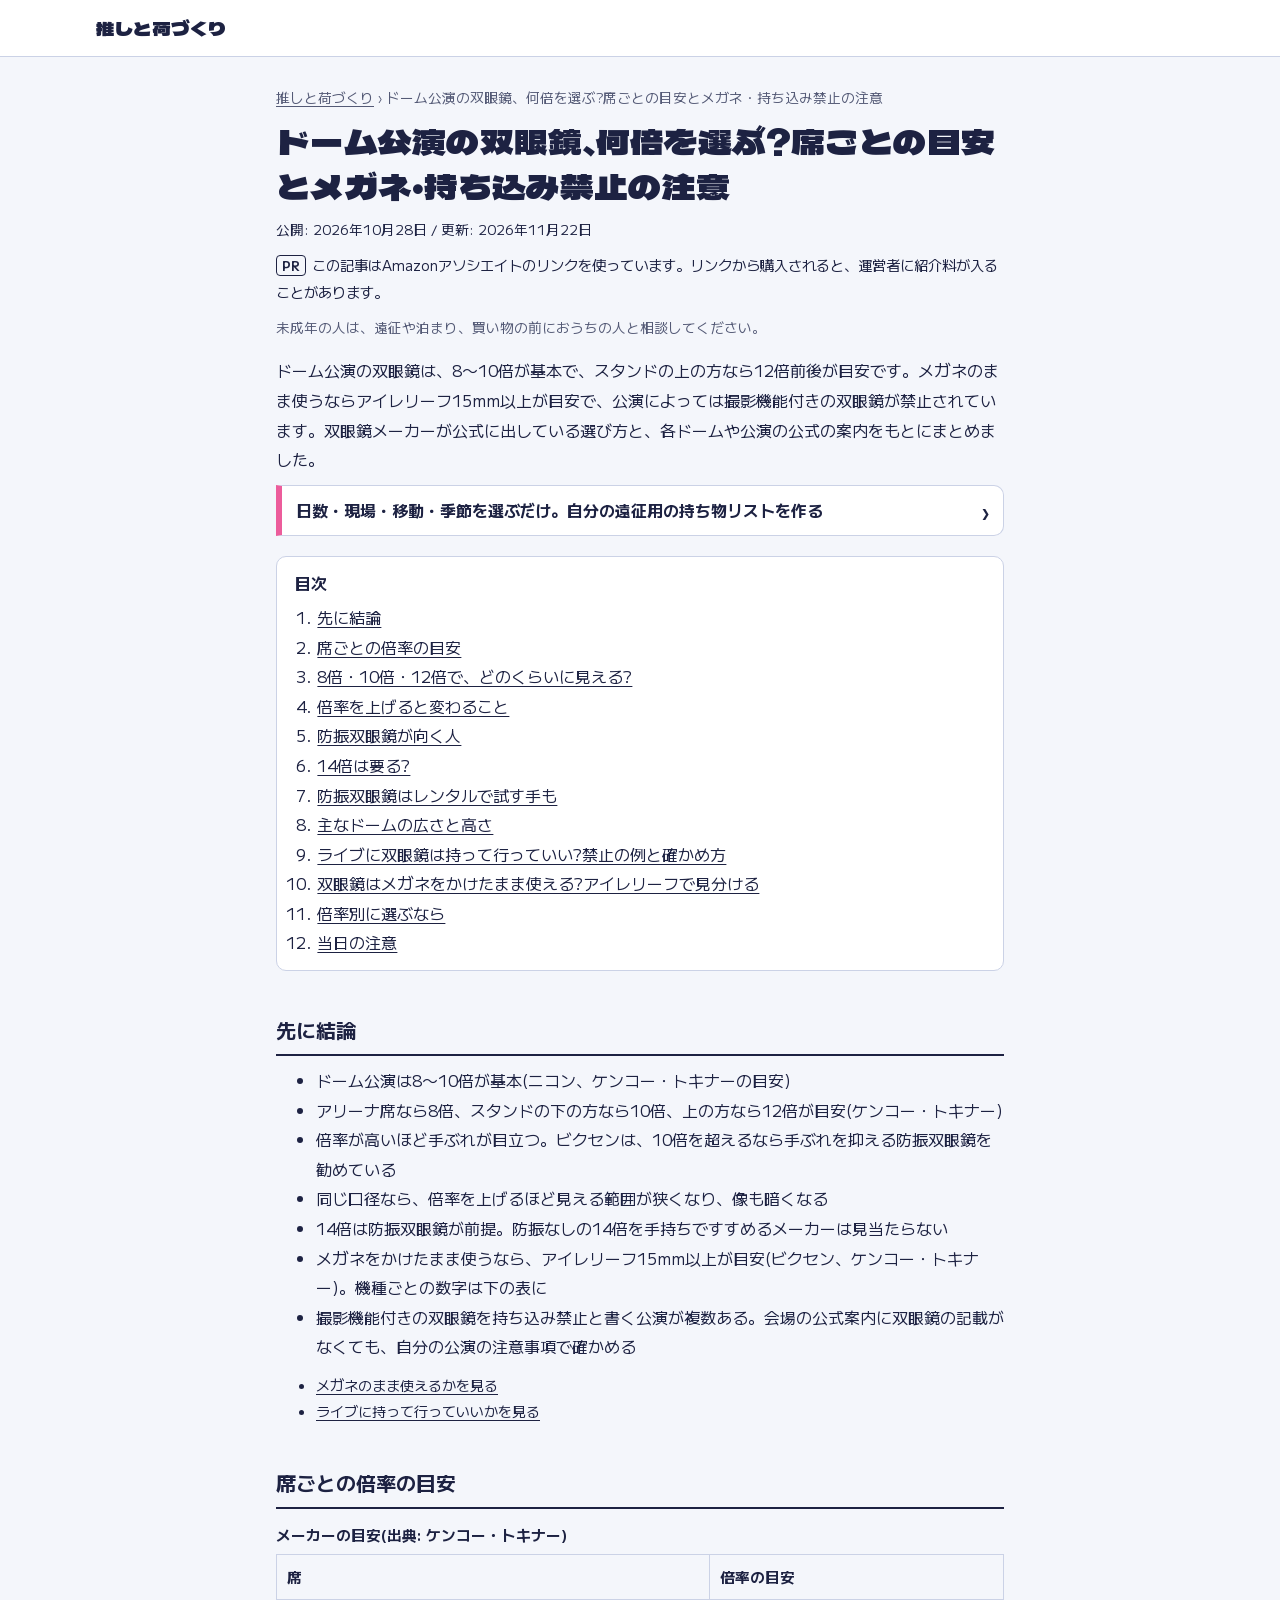
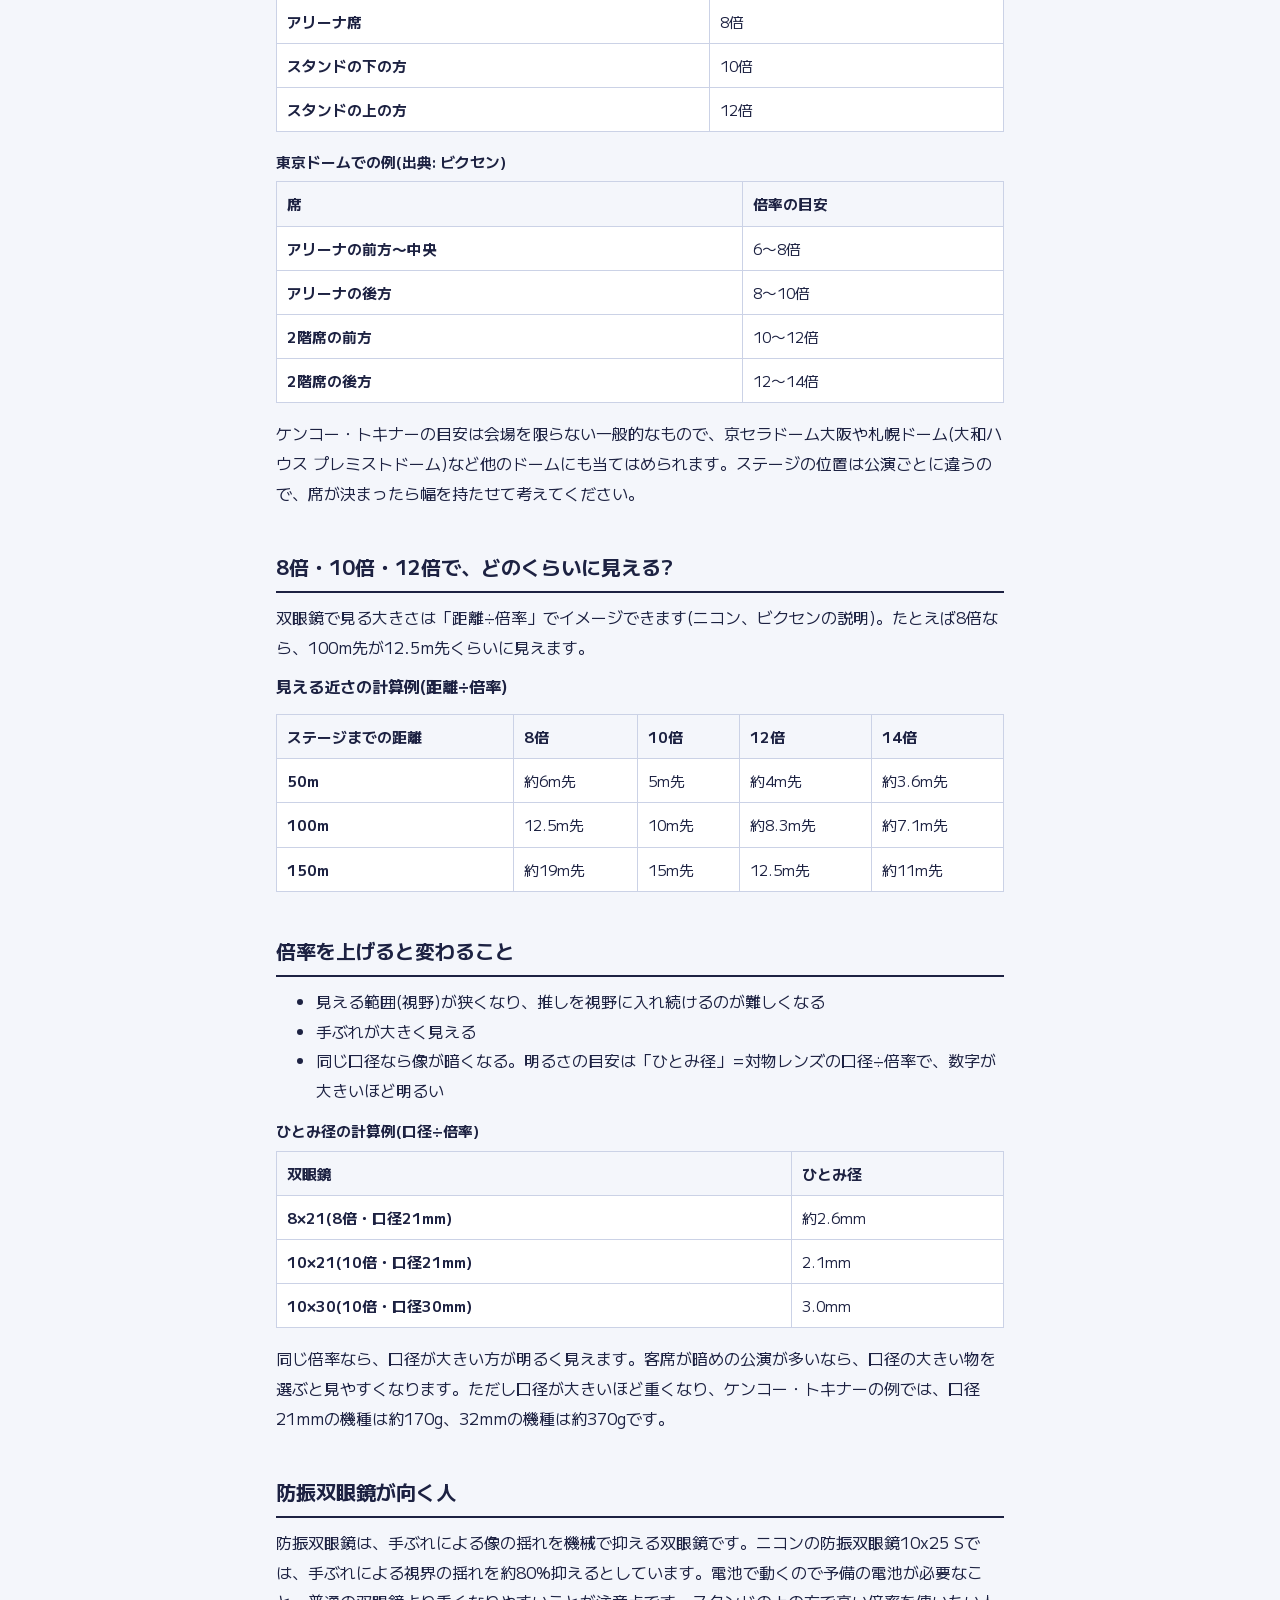
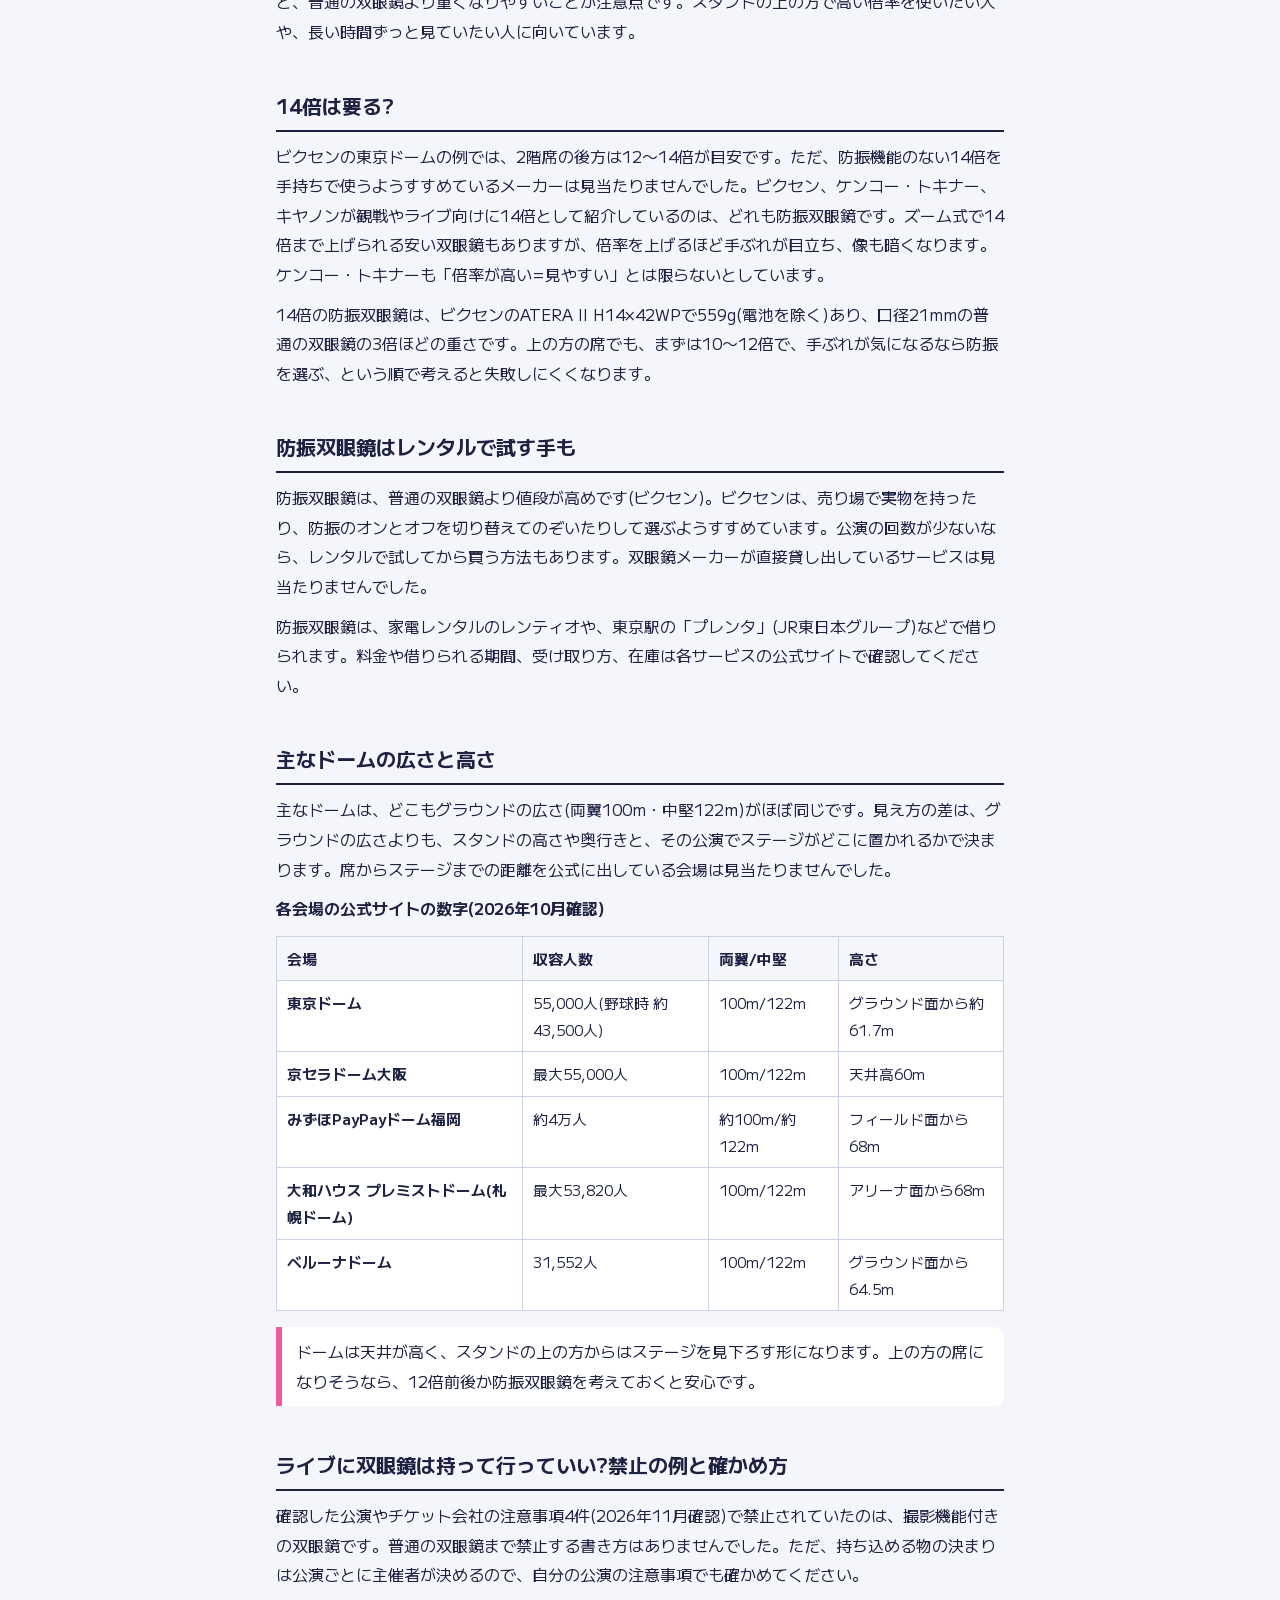
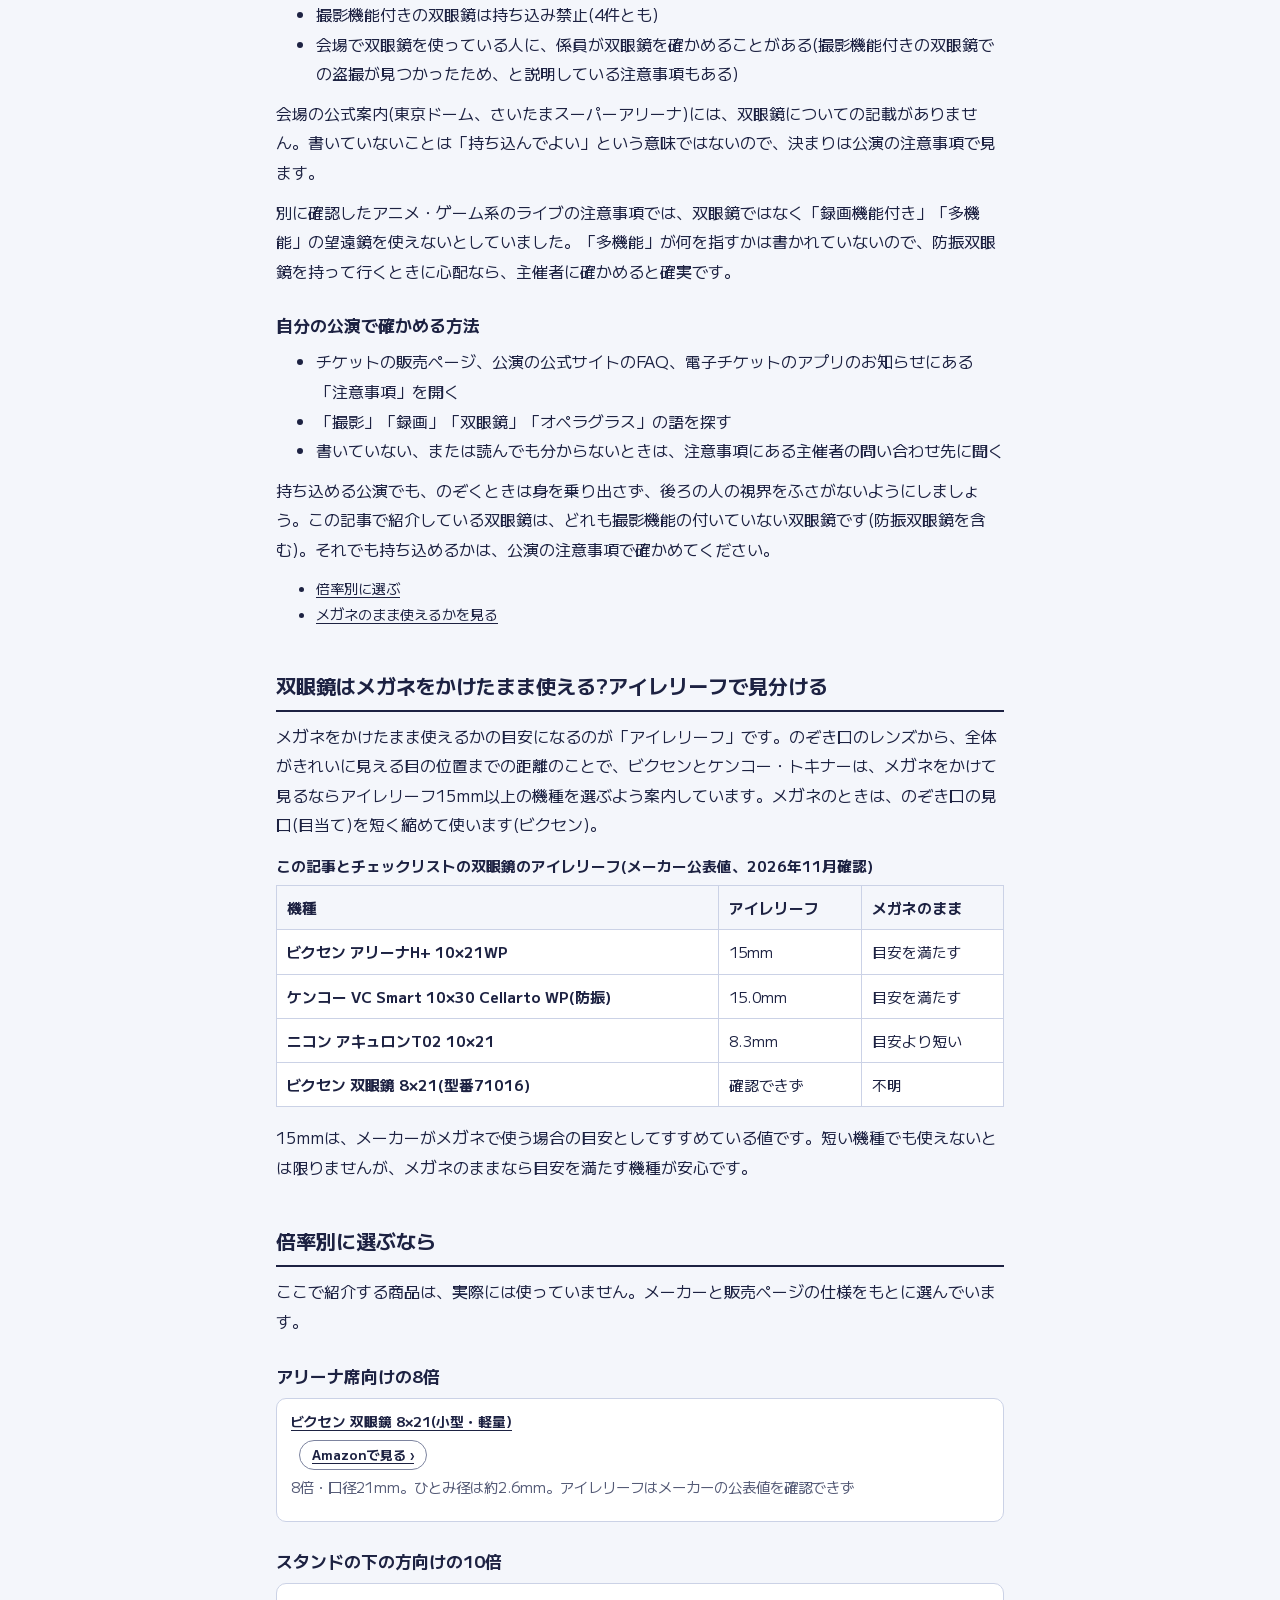
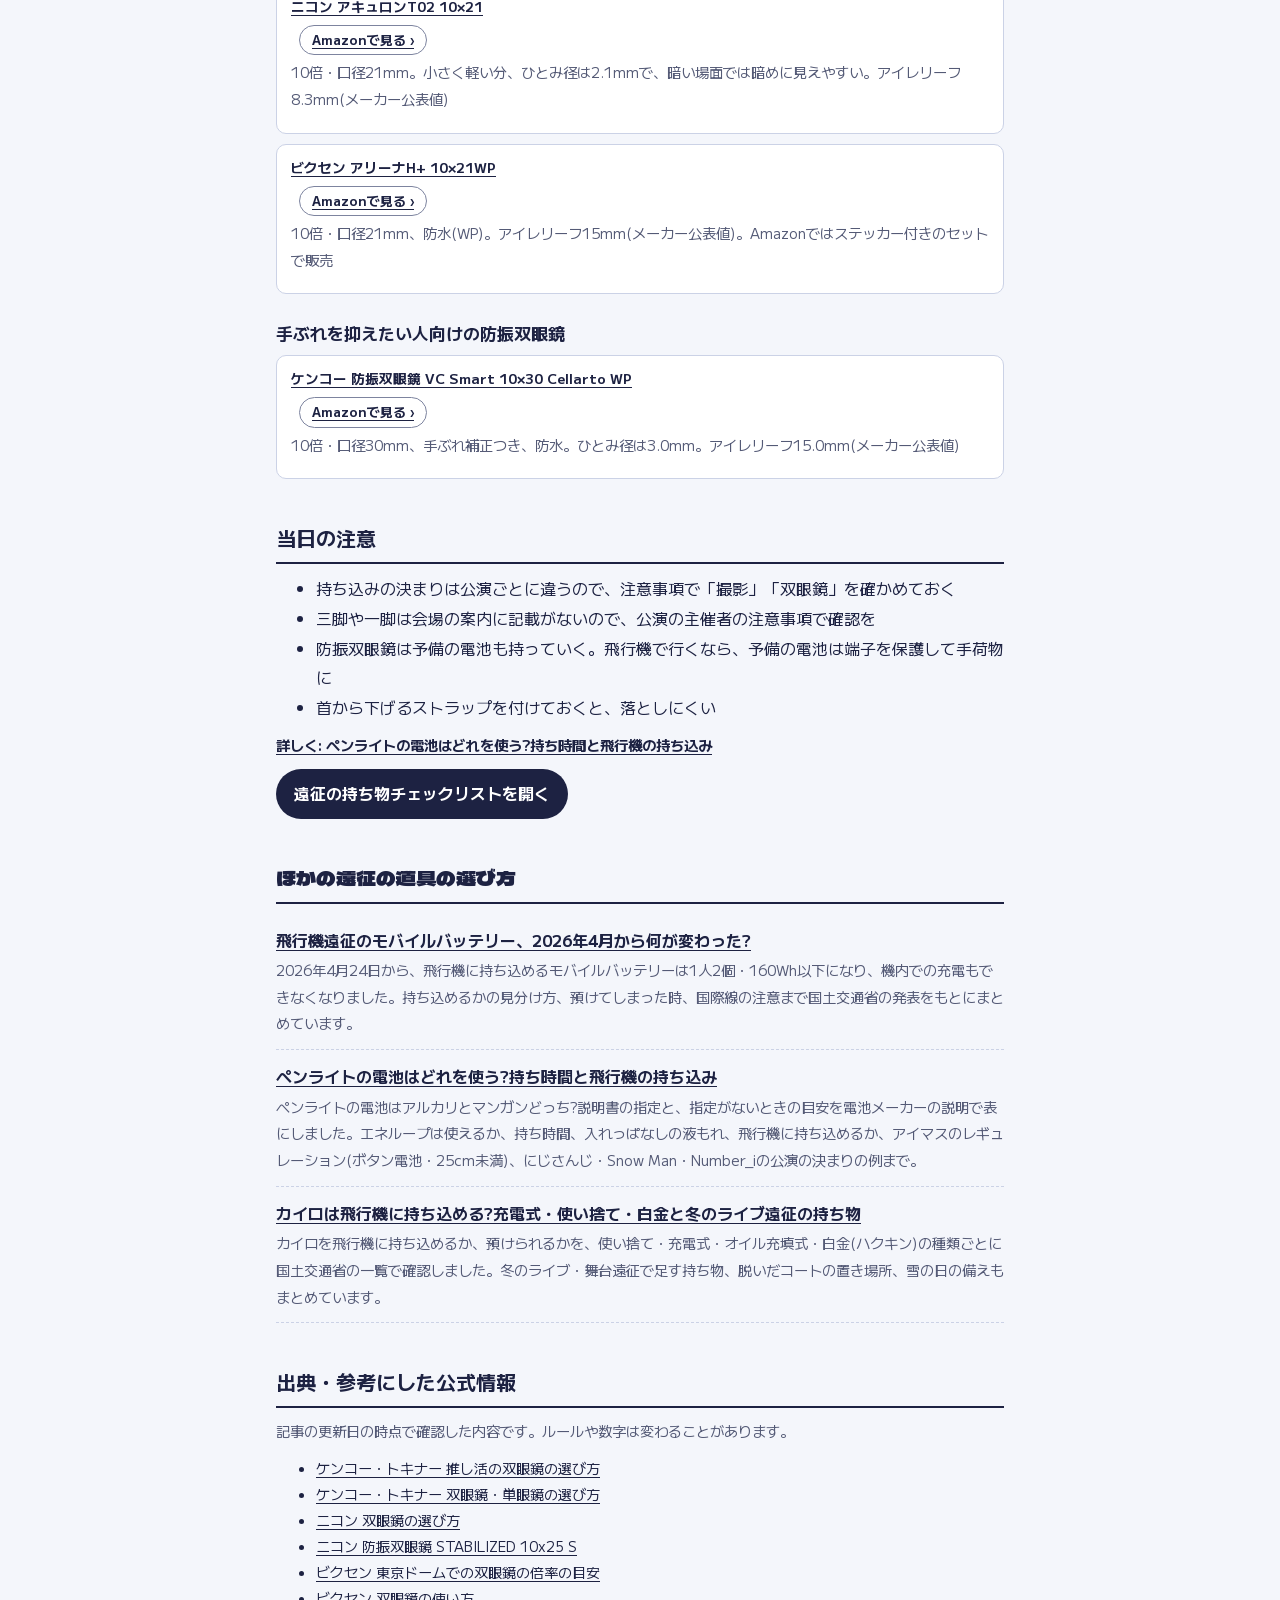
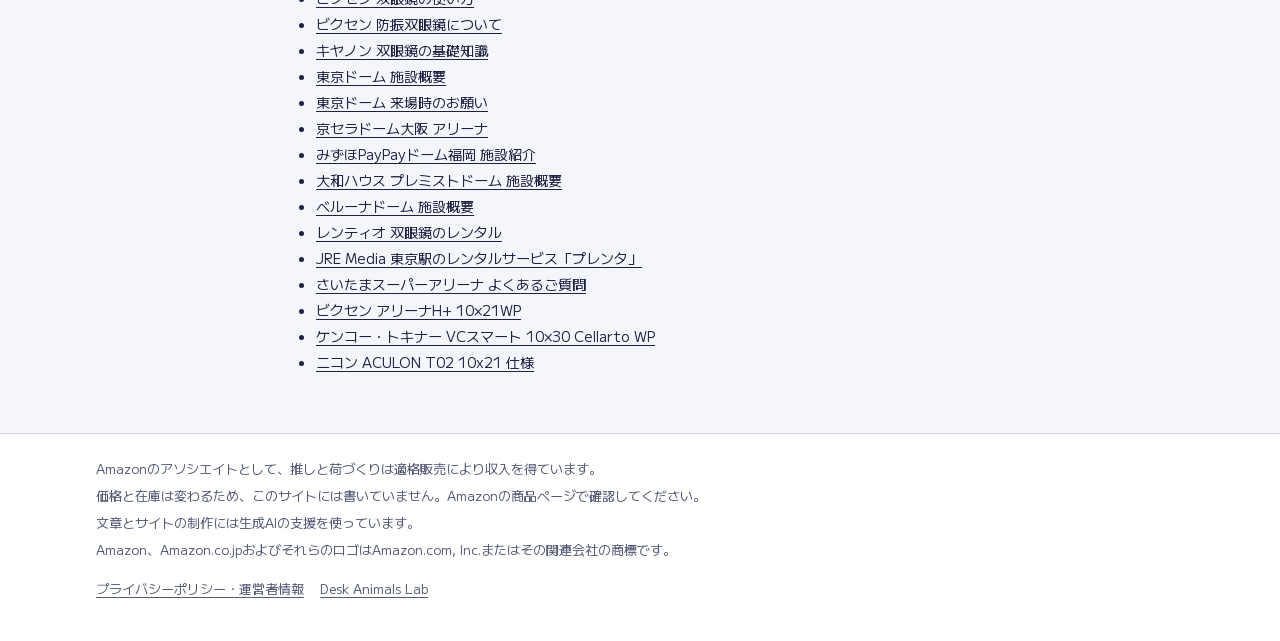
<file: dome-sougankyo/index.html>
<!DOCTYPE html>
<html lang="ja" class="no-js">
<head>
<meta charset="UTF-8">
<meta name="viewport" content="width=device-width, initial-scale=1.0">
<title>ドーム公演の双眼鏡は何倍?東京ドームの席ごとの目安・メガネ・持ち込み禁止の例｜推しと荷づくり</title>
<meta name="description" content="ドーム公演の双眼鏡は8〜10倍が基本。東京ドームなど席ごとの倍率の目安、メガネのまま使えるか(アイレリーフ15mmの目安)、ライブで撮影機能付きの双眼鏡が禁止される例と確かめ方を、メーカーと公演の公式の案内でまとめました。">
<link rel="canonical" href="https://deskanimals114510-ai.github.io/oshi-nizukuri/dome-sougankyo/">
<meta property="og:type" content="article">
<meta property="og:site_name" content="推しと荷づくり">
<meta property="og:title" content="ドーム公演の双眼鏡は何倍?東京ドームの席ごとの目安・メガネ・持ち込み禁止の例｜推しと荷づくり">
<meta property="og:description" content="ドーム公演の双眼鏡は8〜10倍が基本。東京ドームなど席ごとの倍率の目安、メガネのまま使えるか(アイレリーフ15mmの目安)、ライブで撮影機能付きの双眼鏡が禁止される例と確かめ方を、メーカーと公演の公式の案内でまとめました。">
<meta property="og:url" content="https://deskanimals114510-ai.github.io/oshi-nizukuri/dome-sougankyo/">
<meta property="og:image" content="https://deskanimals114510-ai.github.io/oshi-nizukuri/og-image.jpg">
<meta property="og:image:width" content="1200">
<meta property="og:image:height" content="630">
<meta property="og:image:alt" content="推しと荷づくり:遠征の持ち物チェックリストの荷札">
<meta property="og:locale" content="ja_JP">
<meta name="twitter:card" content="summary_large_image">
<meta name="theme-color" content="#1d2242">
<link rel="icon" href="data:image/svg+xml,<svg xmlns=%22http://www.w3.org/2000/svg%22 viewBox=%220 0 100 100%22><path d=%22M30 8h40l18 18v66H12V26z%22 fill=%22%231d2242%22/><circle cx=%2250%22 cy=%2228%22 r=%228%22 fill=%22%23f4f6fb%22/><rect x=%2224%22 y=%2252%22 width=%2252%22 height=%228%22 rx=%224%22 fill=%22%23ec5c9b%22/><rect x=%2224%22 y=%2268%22 width=%2236%22 height=%228%22 rx=%224%22 fill=%22%23f4f6fb%22/></svg>">
<link rel="preconnect" href="https://fonts.googleapis.com">
<link rel="preconnect" href="https://fonts.gstatic.com" crossorigin>
<link href="https://fonts.googleapis.com/css2?family=M+PLUS+2:wght@400..700&display=swap" rel="stylesheet">
<link href="https://fonts.googleapis.com/css2?family=Dela+Gothic+One&amp;display=swap&amp;text=%20/0123456789%3F%E3%80%81%E3%81%82%E3%81%84%E3%81%86%E3%81%88%E3%81%8B%E3%81%8C%E3%81%8F%E3%81%93%E3%81%94%E3%81%97%E3%81%98%E3%81%9B%E3%81%9C%E3%81%9F%E3%81%A1%E3%81%A3%E3%81%A5%E3%81%A6%E3%81%A7%E3%81%A8%E3%81%A9%E3%81%AB%E3%81%AE%E3%81%AF%E3%81%B3%E3%81%B6%E3%81%BB%E3%81%BE%E3%81%BF%E3%82%81%E3%82%89%E3%82%8A%E3%82%8B%E3%82%8C%E3%82%8F%E3%82%92%E3%82%93%E3%82%A4%E3%82%A7%E3%82%AB%E3%82%AC%E3%82%AF%E3%82%B0%E3%82%B1%E3%82%B7%E3%82%B9%E3%82%BA%E3%83%81%E3%83%83%E3%83%86%E3%83%88%E3%83%89%E3%83%8D%E3%83%90%E3%83%96%E3%83%97%E3%83%9A%E3%83%9D%E3%83%A0%E3%83%A1%E3%83%A2%E3%83%A9%E3%83%AA%E3%83%AB%E3%83%AD%E3%83%B3%E3%83%BB%E3%83%BC%E4%BA%86%E4%BB%B6%E4%BD%95%E4%BD%BF%E5%80%8B%E5%80%8D%E5%85%85%E5%85%AC%E5%85%B7%E5%86%AC%E5%8B%95%E5%8F%8C%E5%93%81%E5%96%B6%E5%99%A8%E5%A0%B1%E5%A0%B4%E5%A4%89%E5%AD%90%E5%AE%89%E5%AE%8C%E5%AE%BF%E5%B8%AD%E5%B9%B4%E5%BC%8F%E5%BE%81%E6%83%85%E6%84%8F%E6%8C%81%E6%8D%A8%E6%8E%A8%E6%96%B9%E6%99%82%E6%9B%BF%E6%9C%88%E6%9D%A1%E6%A9%9F%E6%AD%A2%E6%B1%A0%E6%B3%A8%E6%BC%94%E7%89%A9%E7%8F%BE%E7%99%BD%E7%9B%AE%E7%9C%BC%E7%9D%80%E7%A6%81%E7%A7%BB%E8%80%85%E8%8D%B7%E8%A1%8C%E8%A6%81%E8%A9%B0%E8%B2%B4%E8%BA%AB%E8%BE%BC%E9%81%8B%E9%81%93%E9%81%A0%E9%81%B8%E9%87%8D%E9%87%91%E9%8F%A1%E9%96%93%E9%9B%BB%E9%A3%9B" rel="stylesheet">
<link rel="stylesheet" href="../style.css?v=ad153b17">
<script defer src="../analytics.js?v=ef79816c"></script>
<script type="application/ld+json">{"@context": "https://schema.org", "@type": "Article", "headline": "ドーム公演の双眼鏡、何倍を選ぶ?席ごとの目安とメガネ・持ち込み禁止の注意", "description": "ドーム公演の双眼鏡は8〜10倍が基本。東京ドームなど席ごとの倍率の目安、メガネのまま使えるか(アイレリーフ15mmの目安)、ライブで撮影機能付きの双眼鏡が禁止される例と確かめ方を、メーカーと公演の公式の案内でまとめました。", "datePublished": "2026-10-28T09:00:00+09:00", "dateModified": "2026-11-22T09:00:00+09:00", "inLanguage": "ja", "mainEntityOfPage": "https://deskanimals114510-ai.github.io/oshi-nizukuri/dome-sougankyo/", "image": "https://deskanimals114510-ai.github.io/oshi-nizukuri/og-image.jpg", "author": {"@type": "Organization", "name": "Desk Animals Lab", "url": "https://deskanimals114510-ai.github.io/oshi-nizukuri/privacy/"}, "publisher": {"@type": "Organization", "name": "Desk Animals Lab", "url": "https://deskanimals114510-ai.github.io/"}}</script>
<script type="application/ld+json">{"@context": "https://schema.org", "@type": "BreadcrumbList", "itemListElement": [{"@type": "ListItem", "position": 1, "name": "推しと荷づくり", "item": "https://deskanimals114510-ai.github.io/oshi-nizukuri/"}, {"@type": "ListItem", "position": 2, "name": "ドーム公演の双眼鏡、何倍を選ぶ?席ごとの目安とメガネ・持ち込み禁止の注意", "item": "https://deskanimals114510-ai.github.io/oshi-nizukuri/dome-sougankyo/"}]}</script>
</head>
<body>
<a class="skip-link" href="#main">本文へ移動</a>
<header class="site-header">
  <div class="wrap">
    <a class="site-name" href="../">推しと荷づくり</a>
  </div>
</header>
<main id="main">
<article class="wrap prose article">
<nav class="breadcrumb" aria-label="パンくずリスト"><a href="../">推しと荷づくり</a> › <span aria-current="page">ドーム公演の双眼鏡、何倍を選ぶ?席ごとの目安とメガネ・持ち込み禁止の注意</span></nav>
<h1>ドーム公演の双眼鏡、何倍を選ぶ?席ごとの目安とメガネ・持ち込み禁止の注意</h1>
<p class="updated">公開: <time datetime="2026-10-28">2026年10月28日</time> / 更新: <time datetime="2026-11-22">2026年11月22日</time></p>
<p class="pr-note"><b>PR</b>この記事はAmazonアソシエイトのリンクを使っています。リンクから購入されると、運営者に紹介料が入ることがあります。</p>
<p class="minor-note">未成年の人は、遠征や泊まり、買い物の前におうちの人と相談してください。</p>
<p class="lead">ドーム公演の双眼鏡は、8〜10倍が基本で、スタンドの上の方なら12倍前後が目安です。メガネのまま使うならアイレリーフ15mm以上が目安で、公演によっては撮影機能付きの双眼鏡が禁止されています。双眼鏡メーカーが公式に出している選び方と、各ドームや公演の公式の案内をもとにまとめました。</p>
<p class="to-list"><a href="../">日数・現場・移動・季節を選ぶだけ。自分の遠征用の持ち物リストを作る</a></p>
<nav class="toc" aria-labelledby="toc-h"><p id="toc-h">目次</p><ol><li><a href="#ketsuron">先に結論</a></li><li><a href="#seki">席ごとの倍率の目安</a></li><li><a href="#mieru">8倍・10倍・12倍で、どのくらいに見える?</a></li><li><a href="#bairitsu">倍率を上げると変わること</a></li><li><a href="#boushin">防振双眼鏡が向く人</a></li><li><a href="#14bai">14倍は要る?</a></li><li><a href="#rental">防振双眼鏡はレンタルで試す手も</a></li><li><a href="#kaijou">主なドームの広さと高さ</a></li><li><a href="#kinshi">ライブに双眼鏡は持って行っていい?禁止の例と確かめ方</a></li><li><a href="#megane">双眼鏡はメガネをかけたまま使える?アイレリーフで見分ける</a></li><li><a href="#erabu">倍率別に選ぶなら</a></li><li><a href="#chuui">当日の注意</a></li></ol></nav>
<h2 id="ketsuron">先に結論</h2>
<ul><li>ドーム公演は8〜10倍が基本(ニコン、ケンコー・トキナーの目安)</li><li>アリーナ席なら8倍、スタンドの下の方なら10倍、上の方なら12倍が目安(ケンコー・トキナー)</li><li>倍率が高いほど手ぶれが目立つ。ビクセンは、10倍を超えるなら手ぶれを抑える防振双眼鏡を勧めている</li><li>同じ口径なら、倍率を上げるほど見える範囲が狭くなり、像も暗くなる</li><li>14倍は防振双眼鏡が前提。防振なしの14倍を手持ちですすめるメーカーは見当たらない</li><li>メガネをかけたまま使うなら、アイレリーフ15mm以上が目安(ビクセン、ケンコー・トキナー)。機種ごとの数字は下の表に</li><li>撮影機能付きの双眼鏡を持ち込み禁止と書く公演が複数ある。会場の公式案内に双眼鏡の記載がなくても、自分の公演の注意事項で確かめる</li></ul>
<ul class="sources"><li><a href="#megane">メガネのまま使えるかを見る</a></li><li><a href="#kinshi">ライブに持って行っていいかを見る</a></li></ul>
<h2 id="seki">席ごとの倍率の目安</h2>
<div class="table-wrap"><table><caption>メーカーの目安(出典: ケンコー・トキナー)</caption><thead><tr><th scope="col">席</th><th scope="col">倍率の目安</th></tr></thead><tbody><tr><th scope="row">アリーナ席</th><td>8倍</td></tr><tr><th scope="row">スタンドの下の方</th><td>10倍</td></tr><tr><th scope="row">スタンドの上の方</th><td>12倍</td></tr></tbody></table></div>
<div class="table-wrap"><table><caption>東京ドームでの例(出典: ビクセン)</caption><thead><tr><th scope="col">席</th><th scope="col">倍率の目安</th></tr></thead><tbody><tr><th scope="row">アリーナの前方〜中央</th><td>6〜8倍</td></tr><tr><th scope="row">アリーナの後方</th><td>8〜10倍</td></tr><tr><th scope="row">2階席の前方</th><td>10〜12倍</td></tr><tr><th scope="row">2階席の後方</th><td>12〜14倍</td></tr></tbody></table></div>
<p>ケンコー・トキナーの目安は会場を限らない一般的なもので、京セラドーム大阪や札幌ドーム(大和ハウス プレミストドーム)など他のドームにも当てはめられます。ステージの位置は公演ごとに違うので、席が決まったら幅を持たせて考えてください。</p>
<h2 id="mieru">8倍・10倍・12倍で、どのくらいに見える?</h2>
<p>双眼鏡で見る大きさは「距離÷倍率」でイメージできます(ニコン、ビクセンの説明)。たとえば8倍なら、100m先が12.5m先くらいに見えます。</p>
<p class="table-cap" id="cap-d33c5567">見える近さの計算例(距離÷倍率)</p><div class="table-wrap wide" tabindex="0" role="region" aria-labelledby="cap-d33c5567"><table><thead><tr><th scope="col">ステージまでの距離</th><th scope="col">8倍</th><th scope="col">10倍</th><th scope="col">12倍</th><th scope="col">14倍</th></tr></thead><tbody><tr><th scope="row">50m</th><td>約6m先</td><td>5m先</td><td>約4m先</td><td>約3.6m先</td></tr><tr><th scope="row">100m</th><td>12.5m先</td><td>10m先</td><td>約8.3m先</td><td>約7.1m先</td></tr><tr><th scope="row">150m</th><td>約19m先</td><td>15m先</td><td>12.5m先</td><td>約11m先</td></tr></tbody></table></div><p class="scroll-hint" aria-hidden="true">表は横にスクロールできます</p>
<h2 id="bairitsu">倍率を上げると変わること</h2>
<ul><li>見える範囲(視野)が狭くなり、推しを視野に入れ続けるのが難しくなる</li><li>手ぶれが大きく見える</li><li>同じ口径なら像が暗くなる。明るさの目安は「ひとみ径」=対物レンズの口径÷倍率で、数字が大きいほど明るい</li></ul>
<div class="table-wrap"><table><caption>ひとみ径の計算例(口径÷倍率)</caption><thead><tr><th scope="col">双眼鏡</th><th scope="col">ひとみ径</th></tr></thead><tbody><tr><th scope="row">8×21(8倍・口径21mm)</th><td>約2.6mm</td></tr><tr><th scope="row">10×21(10倍・口径21mm)</th><td>2.1mm</td></tr><tr><th scope="row">10×30(10倍・口径30mm)</th><td>3.0mm</td></tr></tbody></table></div>
<p>同じ倍率なら、口径が大きい方が明るく見えます。客席が暗めの公演が多いなら、口径の大きい物を選ぶと見やすくなります。ただし口径が大きいほど重くなり、ケンコー・トキナーの例では、口径21mmの機種は約170g、32mmの機種は約370gです。</p>
<h2 id="boushin">防振双眼鏡が向く人</h2>
<p>防振双眼鏡は、手ぶれによる像の揺れを機械で抑える双眼鏡です。ニコンの防振双眼鏡10x25 Sでは、手ぶれによる視界の揺れを約80%抑えるとしています。電池で動くので予備の電池が必要なこと、普通の双眼鏡より重くなりやすいことが注意点です。スタンドの上の方で高い倍率を使いたい人や、長い時間ずっと見ていたい人に向いています。</p>
<h2 id="14bai">14倍は要る?</h2>
<p>ビクセンの東京ドームの例では、2階席の後方は12〜14倍が目安です。ただ、防振機能のない14倍を手持ちで使うようすすめているメーカーは見当たりませんでした。ビクセン、ケンコー・トキナー、キヤノンが観戦やライブ向けに14倍として紹介しているのは、どれも防振双眼鏡です。ズーム式で14倍まで上げられる安い双眼鏡もありますが、倍率を上げるほど手ぶれが目立ち、像も暗くなります。ケンコー・トキナーも「倍率が高い=見やすい」とは限らないとしています。</p>
<p>14倍の防振双眼鏡は、ビクセンのATERA II H14×42WPで559g(電池を除く)あり、口径21mmの普通の双眼鏡の3倍ほどの重さです。上の方の席でも、まずは10〜12倍で、手ぶれが気になるなら防振を選ぶ、という順で考えると失敗しにくくなります。</p>
<h2 id="rental">防振双眼鏡はレンタルで試す手も</h2>
<p>防振双眼鏡は、普通の双眼鏡より値段が高めです(ビクセン)。ビクセンは、売り場で実物を持ったり、防振のオンとオフを切り替えてのぞいたりして選ぶようすすめています。公演の回数が少ないなら、レンタルで試してから買う方法もあります。双眼鏡メーカーが直接貸し出しているサービスは見当たりませんでした。</p>
<p>防振双眼鏡は、家電レンタルのレンティオや、東京駅の「プレンタ」(JR東日本グループ)などで借りられます。料金や借りられる期間、受け取り方、在庫は各サービスの公式サイトで確認してください。</p>
<h2 id="kaijou">主なドームの広さと高さ</h2>
<p>主なドームは、どこもグラウンドの広さ(両翼100m・中堅122m)がほぼ同じです。見え方の差は、グラウンドの広さよりも、スタンドの高さや奥行きと、その公演でステージがどこに置かれるかで決まります。席からステージまでの距離を公式に出している会場は見当たりませんでした。</p>
<p class="table-cap" id="cap-da78dc58">各会場の公式サイトの数字(2026年10月確認)</p><div class="table-wrap wide" tabindex="0" role="region" aria-labelledby="cap-da78dc58"><table><thead><tr><th scope="col">会場</th><th scope="col">収容人数</th><th scope="col">両翼/中堅</th><th scope="col">高さ</th></tr></thead><tbody><tr><th scope="row">東京ドーム</th><td>55,000人(野球時 約43,500人)</td><td>100m/122m</td><td>グラウンド面から約61.7m</td></tr><tr><th scope="row">京セラドーム大阪</th><td>最大55,000人</td><td>100m/122m</td><td>天井高60m</td></tr><tr><th scope="row">みずほPayPayドーム福岡</th><td>約4万人</td><td>約100m/約122m</td><td>フィールド面から68m</td></tr><tr><th scope="row">大和ハウス プレミストドーム(札幌ドーム)</th><td>最大53,820人</td><td>100m/122m</td><td>アリーナ面から68m</td></tr><tr><th scope="row">ベルーナドーム</th><td>31,552人</td><td>100m/122m</td><td>グラウンド面から64.5m</td></tr></tbody></table></div><p class="scroll-hint" aria-hidden="true">表は横にスクロールできます</p>
<p class="callout">ドームは天井が高く、スタンドの上の方からはステージを見下ろす形になります。上の方の席になりそうなら、12倍前後か防振双眼鏡を考えておくと安心です。</p>
<h2 id="kinshi">ライブに双眼鏡は持って行っていい?禁止の例と確かめ方</h2>
<p>確認した公演やチケット会社の注意事項4件(2026年11月確認)で禁止されていたのは、撮影機能付きの双眼鏡です。普通の双眼鏡まで禁止する書き方はありませんでした。ただ、持ち込める物の決まりは公演ごとに主催者が決めるので、自分の公演の注意事項でも確かめてください。</p>
<ul><li>撮影機能付きの双眼鏡は持ち込み禁止(4件とも)</li><li>会場で双眼鏡を使っている人に、係員が双眼鏡を確かめることがある(撮影機能付きの双眼鏡での盗撮が見つかったため、と説明している注意事項もある)</li></ul>
<p>会場の公式案内(東京ドーム、さいたまスーパーアリーナ)には、双眼鏡についての記載がありません。書いていないことは「持ち込んでよい」という意味ではないので、決まりは公演の注意事項で見ます。</p>
<p>別に確認したアニメ・ゲーム系のライブの注意事項では、双眼鏡ではなく「録画機能付き」「多機能」の望遠鏡を使えないとしていました。「多機能」が何を指すかは書かれていないので、防振双眼鏡を持って行くときに心配なら、主催者に確かめると確実です。</p>
<h3>自分の公演で確かめる方法</h3>
<ul><li>チケットの販売ページ、公演の公式サイトのFAQ、電子チケットのアプリのお知らせにある「注意事項」を開く</li><li>「撮影」「録画」「双眼鏡」「オペラグラス」の語を探す</li><li>書いていない、または読んでも分からないときは、注意事項にある主催者の問い合わせ先に聞く</li></ul>
<p>持ち込める公演でも、のぞくときは身を乗り出さず、後ろの人の視界をふさがないようにしましょう。この記事で紹介している双眼鏡は、どれも撮影機能の付いていない双眼鏡です(防振双眼鏡を含む)。それでも持ち込めるかは、公演の注意事項で確かめてください。</p>
<ul class="sources"><li><a href="#erabu">倍率別に選ぶ</a></li><li><a href="#megane">メガネのまま使えるかを見る</a></li></ul>
<h2 id="megane">双眼鏡はメガネをかけたまま使える?アイレリーフで見分ける</h2>
<p>メガネをかけたまま使えるかの目安になるのが「アイレリーフ」です。のぞき口のレンズから、全体がきれいに見える目の位置までの距離のことで、ビクセンとケンコー・トキナーは、メガネをかけて見るならアイレリーフ15mm以上の機種を選ぶよう案内しています。メガネのときは、のぞき口の見口(目当て)を短く縮めて使います(ビクセン)。</p>
<div class="table-wrap"><table><caption>この記事とチェックリストの双眼鏡のアイレリーフ(メーカー公表値、2026年11月確認)</caption><thead><tr><th scope="col">機種</th><th scope="col">アイレリーフ</th><th scope="col">メガネのまま</th></tr></thead><tbody><tr><th scope="row">ビクセン アリーナH+ 10×21WP</th><td>15mm</td><td>目安を満たす</td></tr><tr><th scope="row">ケンコー VC Smart 10×30 Cellarto WP(防振)</th><td>15.0mm</td><td>目安を満たす</td></tr><tr><th scope="row">ニコン アキュロンT02 10×21</th><td>8.3mm</td><td>目安より短い</td></tr><tr><th scope="row">ビクセン 双眼鏡 8×21(型番71016)</th><td>確認できず</td><td>不明</td></tr></tbody></table></div>
<p>15mmは、メーカーがメガネで使う場合の目安としてすすめている値です。短い機種でも使えないとは限りませんが、メガネのままなら目安を満たす機種が安心です。</p>
<h2 id="erabu">倍率別に選ぶなら</h2>
<p>ここで紹介する商品は、実際には使っていません。メーカーと販売ページの仕様をもとに選んでいます。</p>
<h3>アリーナ席向けの8倍</h3>
<ul class="products products-article" aria-label="8倍の双眼鏡(Amazon)"><li><a href="https://www.amazon.co.jp/dp/B085WGKHY2?tag=tinywonders-22" target="_blank" rel="sponsored noopener" data-item="dome-sougankyo" data-asin="B085WGKHY2">ビクセン 双眼鏡 8×21(小型・軽量)<span class="vh">をAmazonで見る(新しいタブで開きます)</span></a><p class="note">8倍・口径21mm。ひとみ径は約2.6mm。アイレリーフはメーカーの公表値を確認できず</p></li></ul>
<h3>スタンドの下の方向けの10倍</h3>
<ul class="products products-article" aria-label="10倍の双眼鏡(Amazon)"><li><a href="https://www.amazon.co.jp/dp/B0822JBM3J?tag=tinywonders-22" target="_blank" rel="sponsored noopener" data-item="dome-sougankyo" data-asin="B0822JBM3J">ニコン アキュロンT02 10×21<span class="vh">をAmazonで見る(新しいタブで開きます)</span></a><p class="note">10倍・口径21mm。小さく軽い分、ひとみ径は2.1mmで、暗い場面では暗めに見えやすい。アイレリーフ8.3mm(メーカー公表値)</p></li><li><a href="https://www.amazon.co.jp/dp/B0G2LCTJWQ?tag=tinywonders-22" target="_blank" rel="sponsored noopener" data-item="dome-sougankyo" data-asin="B0G2LCTJWQ">ビクセン アリーナH+ 10×21WP<span class="vh">をAmazonで見る(新しいタブで開きます)</span></a><p class="note">10倍・口径21mm、防水(WP)。アイレリーフ15mm(メーカー公表値)。Amazonではステッカー付きのセットで販売</p></li></ul>
<h3>手ぶれを抑えたい人向けの防振双眼鏡</h3>
<ul class="products products-article" aria-label="防振双眼鏡(Amazon)"><li><a href="https://www.amazon.co.jp/dp/B0D8KX2PPN?tag=tinywonders-22" target="_blank" rel="sponsored noopener" data-item="dome-sougankyo" data-asin="B0D8KX2PPN">ケンコー 防振双眼鏡 VC Smart 10×30 Cellarto WP<span class="vh">をAmazonで見る(新しいタブで開きます)</span></a><p class="note">10倍・口径30mm、手ぶれ補正つき、防水。ひとみ径は3.0mm。アイレリーフ15.0mm(メーカー公表値)</p></li></ul>
<h2 id="chuui">当日の注意</h2>
<ul><li>持ち込みの決まりは公演ごとに違うので、注意事項で「撮影」「双眼鏡」を確かめておく</li><li>三脚や一脚は会場の案内に記載がないので、公演の主催者の注意事項で確認を</li><li>防振双眼鏡は予備の電池も持っていく。飛行機で行くなら、予備の電池は端子を保護して手荷物に</li><li>首から下げるストラップを付けておくと、落としにくい</li></ul>
<p class="note more"><a href="../penlight-denchi/">詳しく: ペンライトの電池はどれを使う?持ち時間と飛行機の持ち込み</a></p>
<p class="cta"><a href="../">遠征の持ち物チェックリストを開く</a></p>
<section class="reading" aria-labelledby="h-reading"><h2 id="h-reading">ほかの遠征の道具の選び方</h2><ul><li><a href="../hikouki-mobile-battery/">飛行機遠征のモバイルバッテリー、2026年4月から何が変わった?</a><p>2026年4月24日から、飛行機に持ち込めるモバイルバッテリーは1人2個・160Wh以下になり、機内での充電もできなくなりました。持ち込めるかの見分け方、預けてしまった時、国際線の注意まで国土交通省の発表をもとにまとめています。</p></li><li><a href="../penlight-denchi/">ペンライトの電池はどれを使う?持ち時間と飛行機の持ち込み</a><p>ペンライトの電池はアルカリとマンガンどっち?説明書の指定と、指定がないときの目安を電池メーカーの説明で表にしました。エネループは使えるか、持ち時間、入れっぱなしの液もれ、飛行機に持ち込めるか、アイマスのレギュレーション(ボタン電池・25cm未満)、にじさんじ・Snow Man・Number_iの公演の決まりの例まで。</p></li><li><a href="../fuyu-ensei/">カイロは飛行機に持ち込める?充電式・使い捨て・白金と冬のライブ遠征の持ち物</a><p>カイロを飛行機に持ち込めるか、預けられるかを、使い捨て・充電式・オイル充填式・白金(ハクキン)の種類ごとに国土交通省の一覧で確認しました。冬のライブ・舞台遠征で足す持ち物、脱いだコートの置き場所、雪の日の備えもまとめています。</p></li></ul></section>
<h2 id="sources">出典・参考にした公式情報</h2><p class="note">記事の更新日の時点で確認した内容です。ルールや数字は変わることがあります。</p><ul class="sources"><li><a href="https://www.kenko-tokina.co.jp/special/product_type/bino/oshikatsu-guide.html">ケンコー・トキナー 推し活の双眼鏡の選び方</a></li><li><a href="https://www.kenko-tokina.co.jp/lp/monoculars_binoculars/">ケンコー・トキナー 双眼鏡・単眼鏡の選び方</a></li><li><a href="https://nij.nikon.com/sp/howto_binoculars/index.html">ニコン 双眼鏡の選び方</a></li><li><a href="https://nij.nikon.com/products/lineup/sportoptics/stabilized_binoculars/stabilized_10x25_s/">ニコン 防振双眼鏡 STABILIZED 10x25 S</a></li><li><a href="https://www.vixen.co.jp/activity/221205a/">ビクセン 東京ドームでの双眼鏡の倍率の目安</a></li><li><a href="https://www.vixen.co.jp/howtouse/binocular/">ビクセン 双眼鏡の使い方</a></li><li><a href="https://www.vixen.co.jp/activity/230523a-4/">ビクセン 防振双眼鏡について</a></li><li><a href="https://personal.canon.jp/product/binoculars/knowledge">キヤノン 双眼鏡の基礎知識</a></li><li><a href="https://www.tokyo-dome.co.jp/dome/about/">東京ドーム 施設概要</a></li><li><a href="https://www.tokyo-dome.co.jp/dome/caution/">東京ドーム 来場時のお願い</a></li><li><a href="https://www.kyoceradome-osaka.jp/use_guide/arena/">京セラドーム大阪 アリーナ</a></li><li><a href="https://www.softbankhawks.co.jp/stadium/institution.html">みずほPayPayドーム福岡 施設紹介</a></li><li><a href="https://www.sapporo-dome.co.jp/dome/">大和ハウス プレミストドーム 施設概要</a></li><li><a href="https://www.seibulions.jp/stadium/dome.html">ベルーナドーム 施設概要</a></li><li><a href="https://www.rentio.jp/contents/binoculars/">レンティオ 双眼鏡のレンタル</a></li><li><a href="https://media.jreast.co.jp/articles/6310">JRE Media 東京駅のレンタルサービス「プレンタ」</a></li><li><a href="https://www.saitama-arena.co.jp/faq/">さいたまスーパーアリーナ よくあるご質問</a></li><li><a href="https://www.vixen.co.jp/product/13445_8/">ビクセン アリーナH+ 10×21WP</a></li><li><a href="https://www.kenko-tokina.co.jp/optics/binoculars/vc/smart_10x30_cellarto_wp.html">ケンコー・トキナー VCスマート 10×30 Cellarto WP</a></li><li><a href="https://nij.nikon.com/products/lineup/sportoptics/binoculars/aculon_t02_10x21/spec.html">ニコン ACULON T02 10x21 仕様</a></li></ul>
</article>
</main>
<footer class="site-footer">
  <div class="wrap">
    <p>Amazonのアソシエイトとして、推しと荷づくりは適格販売により収入を得ています。</p>
    <p>価格と在庫は変わるため、このサイトには書いていません。Amazonの商品ページで確認してください。</p>
    <p>文章とサイトの制作には生成AIの支援を使っています。</p>
    <p>Amazon、Amazon.co.jpおよびそれらのロゴはAmazon.com, Inc.またはその関連会社の商標です。</p>
    <p class="footer-links"><a href="../privacy/">プライバシーポリシー・運営者情報</a><a href="https://deskanimals114510-ai.github.io/">Desk Animals Lab</a></p>
  </div>
</footer>
</body>
</html>
</file>
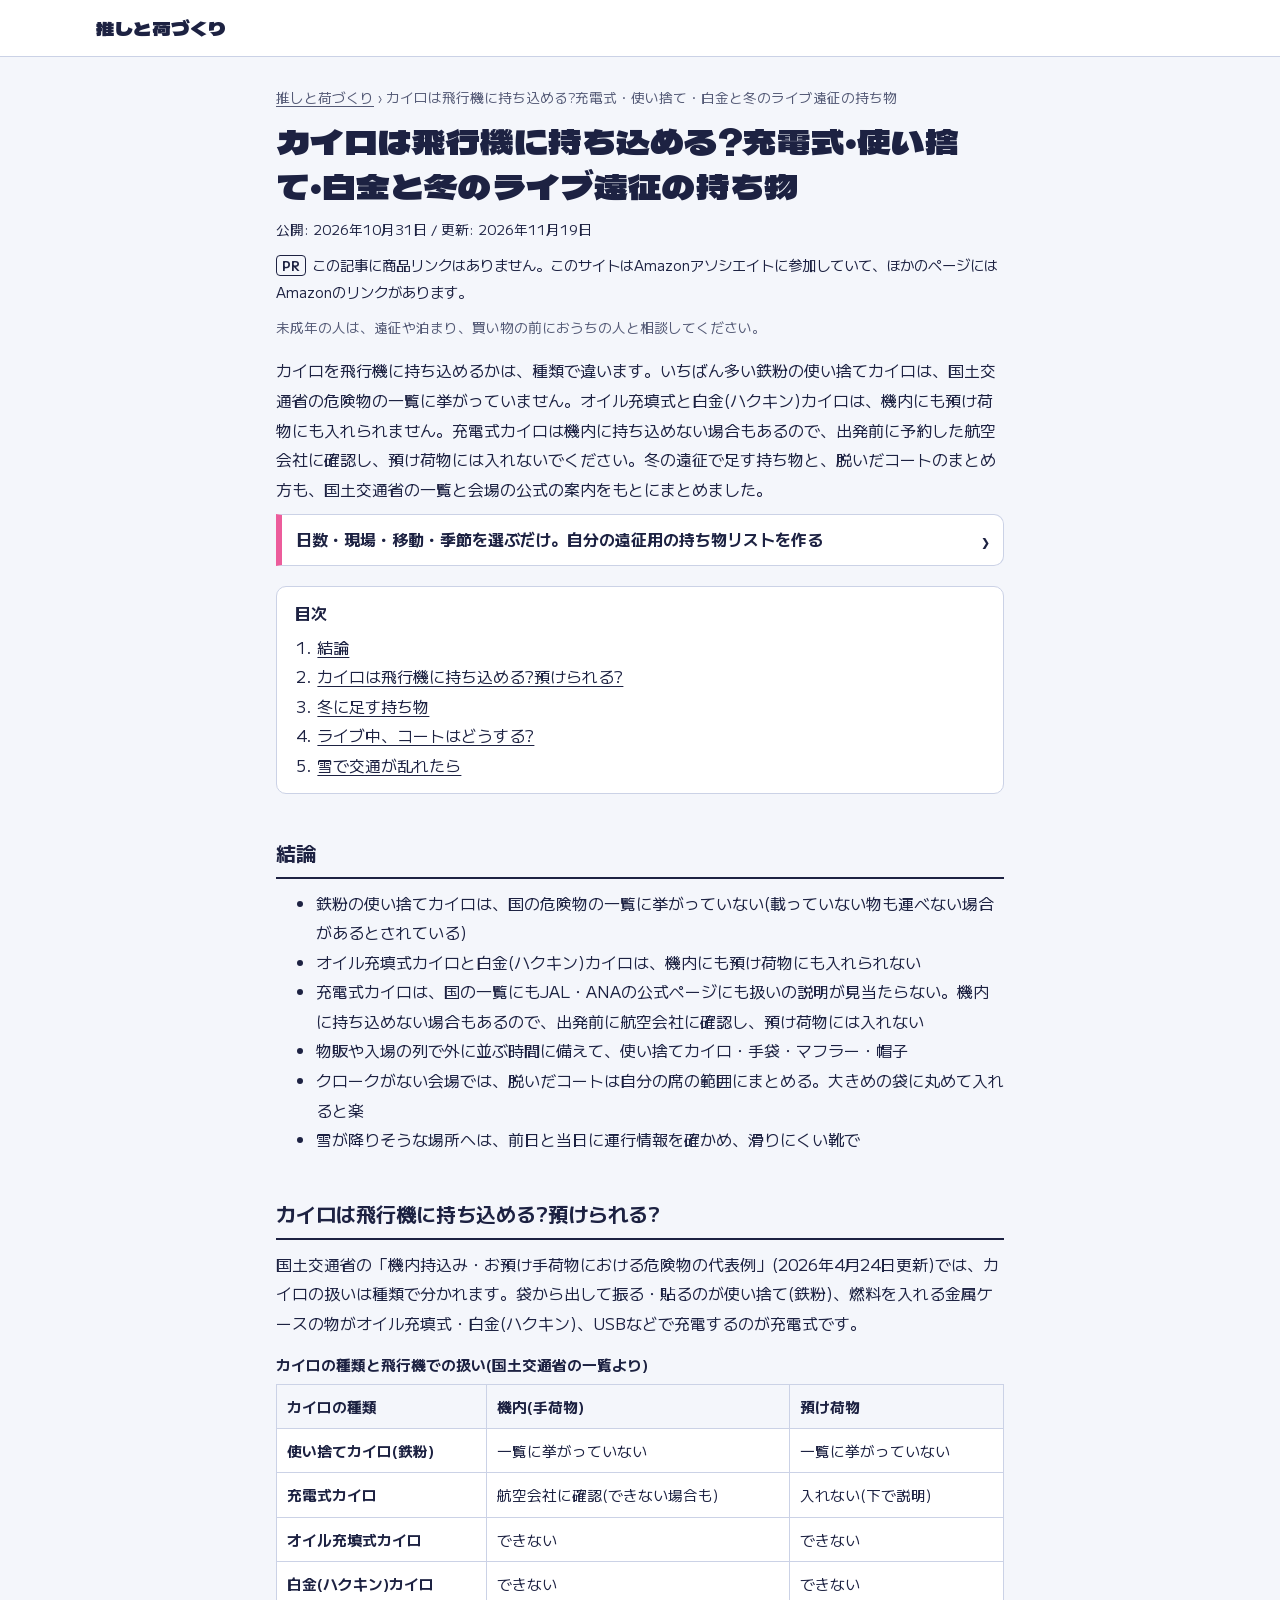
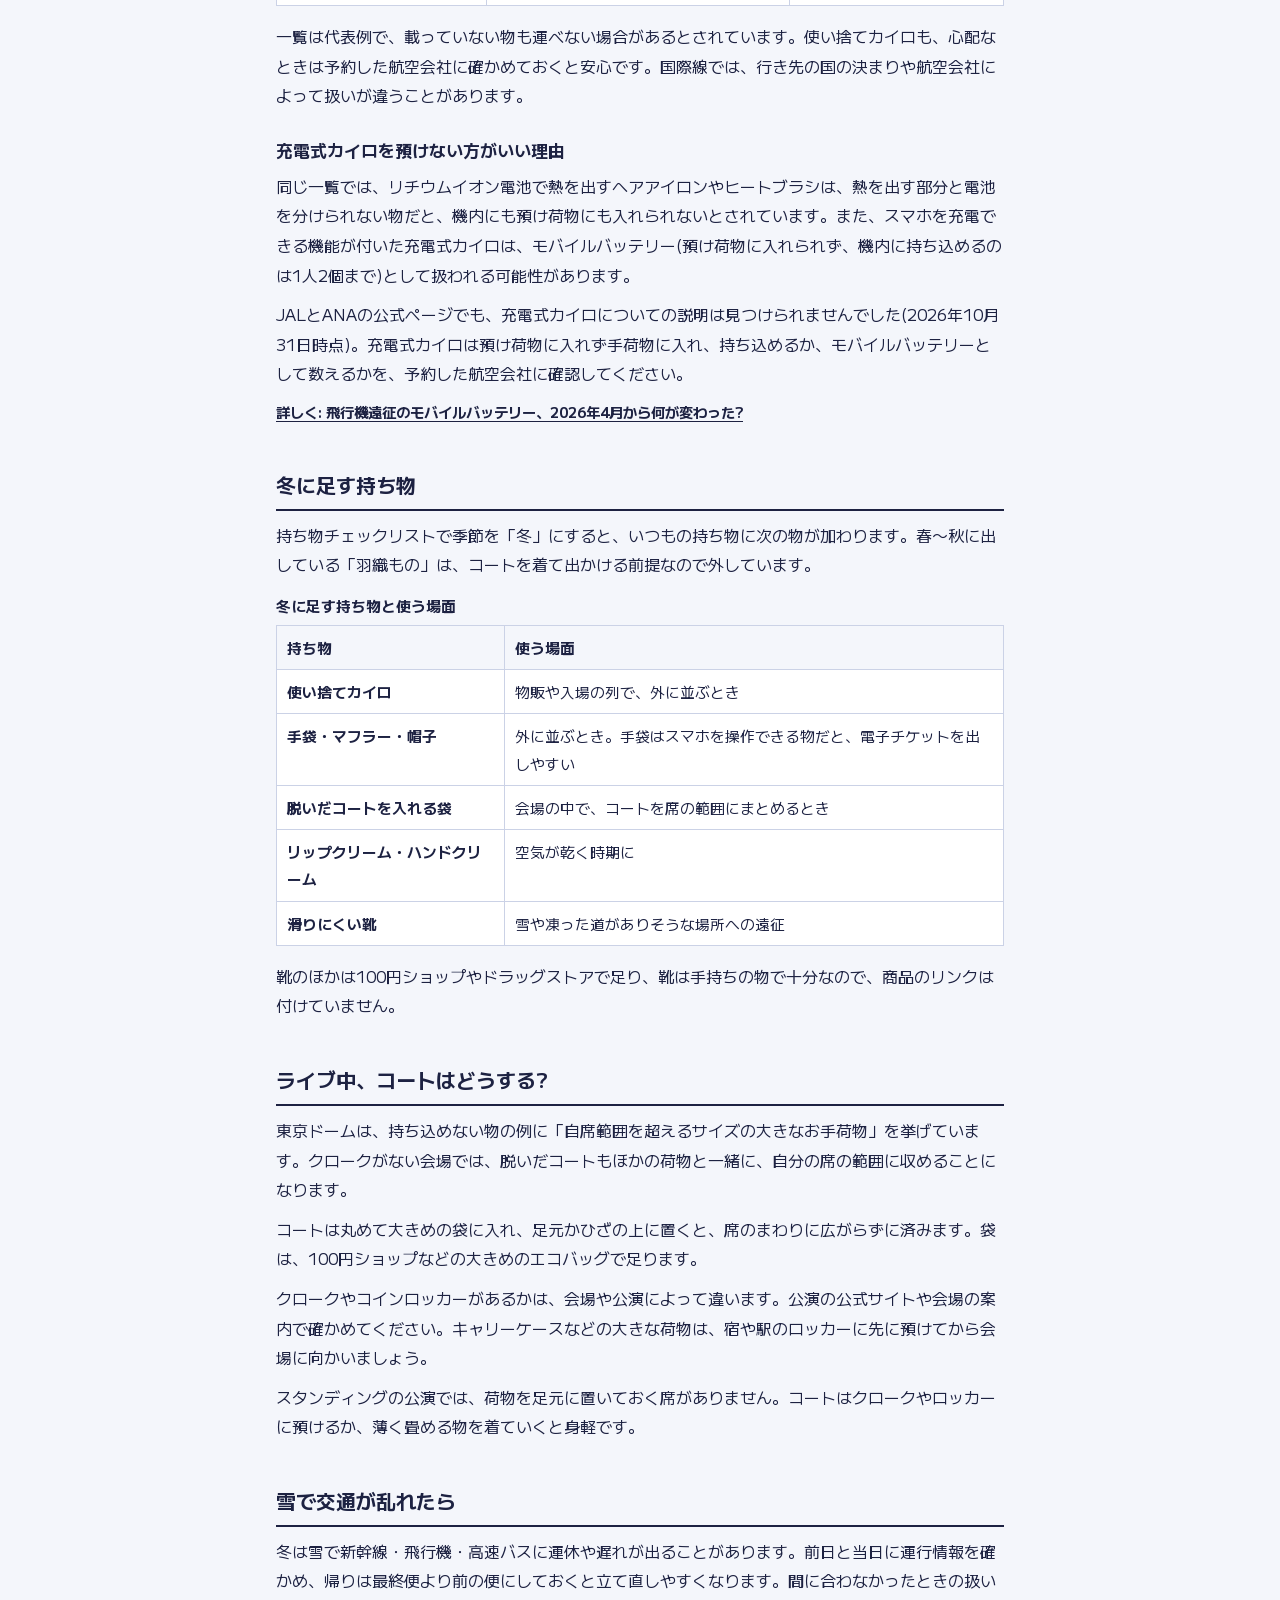
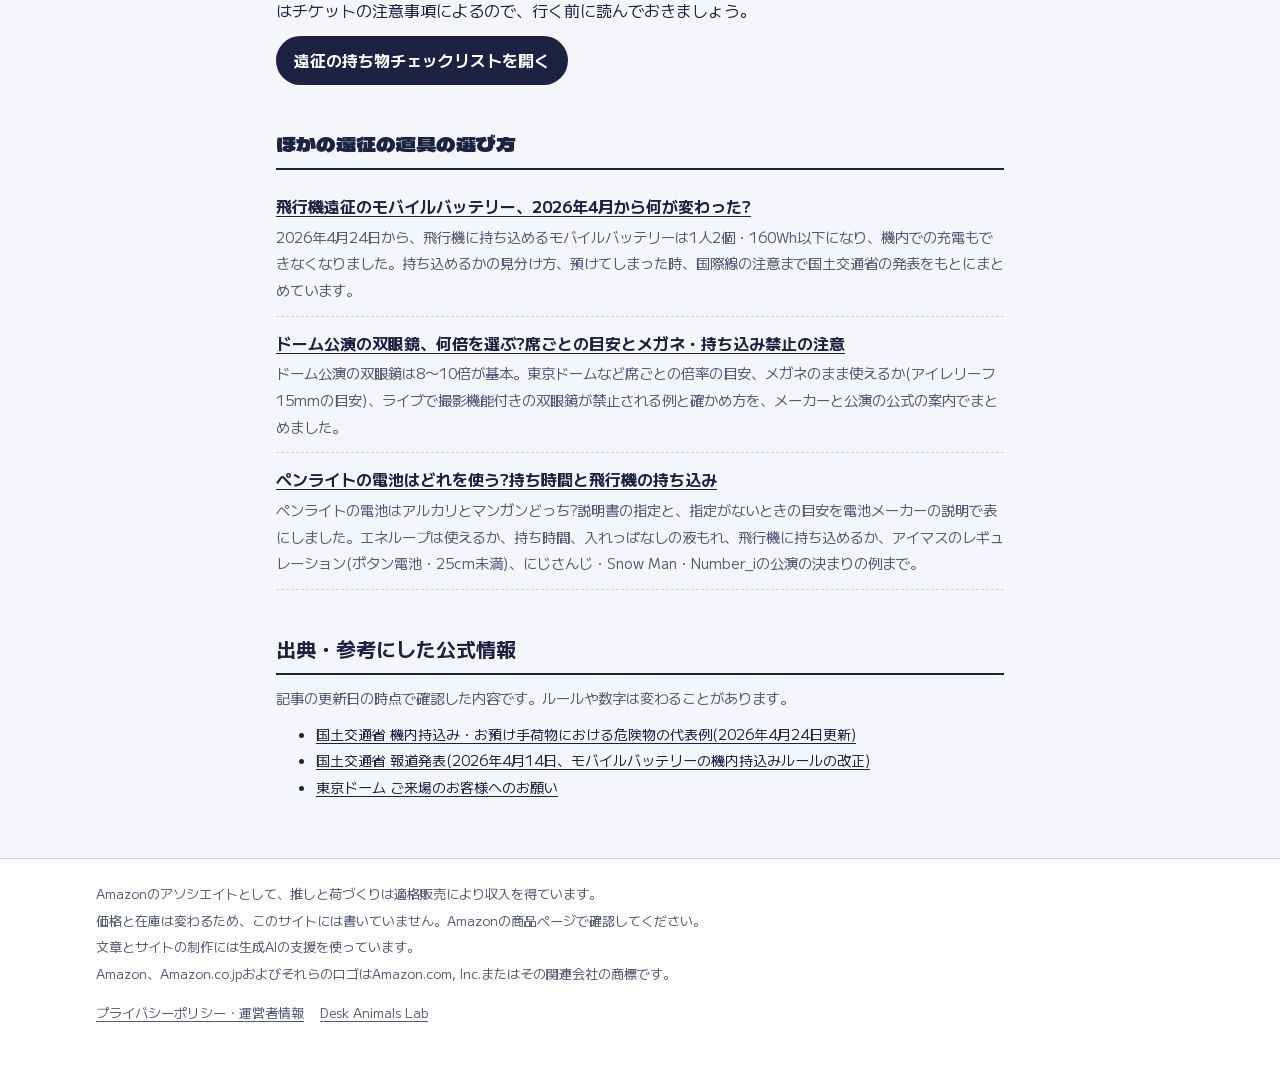
<file: fuyu-ensei/index.html>
<!DOCTYPE html>
<html lang="ja" class="no-js">
<head>
<meta charset="UTF-8">
<meta name="viewport" content="width=device-width, initial-scale=1.0">
<title>カイロは飛行機に持ち込める?充電式・使い捨て・白金|冬のライブ遠征の持ち物｜推しと荷づくり</title>
<meta name="description" content="カイロを飛行機に持ち込めるか、預けられるかを、使い捨て・充電式・オイル充填式・白金(ハクキン)の種類ごとに国土交通省の一覧で確認しました。冬のライブ・舞台遠征で足す持ち物、脱いだコートの置き場所、雪の日の備えもまとめています。">
<link rel="canonical" href="https://deskanimals114510-ai.github.io/oshi-nizukuri/fuyu-ensei/">
<meta property="og:type" content="article">
<meta property="og:site_name" content="推しと荷づくり">
<meta property="og:title" content="カイロは飛行機に持ち込める?充電式・使い捨て・白金|冬のライブ遠征の持ち物｜推しと荷づくり">
<meta property="og:description" content="カイロを飛行機に持ち込めるか、預けられるかを、使い捨て・充電式・オイル充填式・白金(ハクキン)の種類ごとに国土交通省の一覧で確認しました。冬のライブ・舞台遠征で足す持ち物、脱いだコートの置き場所、雪の日の備えもまとめています。">
<meta property="og:url" content="https://deskanimals114510-ai.github.io/oshi-nizukuri/fuyu-ensei/">
<meta property="og:image" content="https://deskanimals114510-ai.github.io/oshi-nizukuri/og-image.jpg">
<meta property="og:image:width" content="1200">
<meta property="og:image:height" content="630">
<meta property="og:image:alt" content="推しと荷づくり:遠征の持ち物チェックリストの荷札">
<meta property="og:locale" content="ja_JP">
<meta name="twitter:card" content="summary_large_image">
<meta name="theme-color" content="#1d2242">
<link rel="icon" href="data:image/svg+xml,<svg xmlns=%22http://www.w3.org/2000/svg%22 viewBox=%220 0 100 100%22><path d=%22M30 8h40l18 18v66H12V26z%22 fill=%22%231d2242%22/><circle cx=%2250%22 cy=%2228%22 r=%228%22 fill=%22%23f4f6fb%22/><rect x=%2224%22 y=%2252%22 width=%2252%22 height=%228%22 rx=%224%22 fill=%22%23ec5c9b%22/><rect x=%2224%22 y=%2268%22 width=%2236%22 height=%228%22 rx=%224%22 fill=%22%23f4f6fb%22/></svg>">
<link rel="preconnect" href="https://fonts.googleapis.com">
<link rel="preconnect" href="https://fonts.gstatic.com" crossorigin>
<link href="https://fonts.googleapis.com/css2?family=M+PLUS+2:wght@400..700&display=swap" rel="stylesheet">
<link href="https://fonts.googleapis.com/css2?family=Dela+Gothic+One&amp;display=swap&amp;text=%20/0123456789%3F%E3%80%81%E3%81%82%E3%81%84%E3%81%86%E3%81%88%E3%81%8B%E3%81%8C%E3%81%8F%E3%81%93%E3%81%94%E3%81%97%E3%81%98%E3%81%9B%E3%81%9C%E3%81%9F%E3%81%A1%E3%81%A3%E3%81%A5%E3%81%A6%E3%81%A7%E3%81%A8%E3%81%A9%E3%81%AB%E3%81%AE%E3%81%AF%E3%81%B3%E3%81%B6%E3%81%BB%E3%81%BE%E3%81%BF%E3%82%81%E3%82%89%E3%82%8A%E3%82%8B%E3%82%8C%E3%82%8F%E3%82%92%E3%82%93%E3%82%A4%E3%82%A7%E3%82%AB%E3%82%AC%E3%82%AF%E3%82%B0%E3%82%B1%E3%82%B7%E3%82%B9%E3%82%BA%E3%83%81%E3%83%83%E3%83%86%E3%83%88%E3%83%89%E3%83%8D%E3%83%90%E3%83%96%E3%83%97%E3%83%9A%E3%83%9D%E3%83%A0%E3%83%A1%E3%83%A2%E3%83%A9%E3%83%AA%E3%83%AB%E3%83%AD%E3%83%B3%E3%83%BB%E3%83%BC%E4%BA%86%E4%BB%B6%E4%BD%95%E4%BD%BF%E5%80%8B%E5%80%8D%E5%85%85%E5%85%AC%E5%85%B7%E5%86%AC%E5%8B%95%E5%8F%8C%E5%93%81%E5%96%B6%E5%99%A8%E5%A0%B1%E5%A0%B4%E5%A4%89%E5%AD%90%E5%AE%89%E5%AE%8C%E5%AE%BF%E5%B8%AD%E5%B9%B4%E5%BC%8F%E5%BE%81%E6%83%85%E6%84%8F%E6%8C%81%E6%8D%A8%E6%8E%A8%E6%96%B9%E6%99%82%E6%9B%BF%E6%9C%88%E6%9D%A1%E6%A9%9F%E6%AD%A2%E6%B1%A0%E6%B3%A8%E6%BC%94%E7%89%A9%E7%8F%BE%E7%99%BD%E7%9B%AE%E7%9C%BC%E7%9D%80%E7%A6%81%E7%A7%BB%E8%80%85%E8%8D%B7%E8%A1%8C%E8%A6%81%E8%A9%B0%E8%B2%B4%E8%BA%AB%E8%BE%BC%E9%81%8B%E9%81%93%E9%81%A0%E9%81%B8%E9%87%8D%E9%87%91%E9%8F%A1%E9%96%93%E9%9B%BB%E9%A3%9B" rel="stylesheet">
<link rel="stylesheet" href="../style.css?v=ad153b17">
<script defer src="../analytics.js?v=ef79816c"></script>
<script type="application/ld+json">{"@context": "https://schema.org", "@type": "Article", "headline": "カイロは飛行機に持ち込める?充電式・使い捨て・白金と冬のライブ遠征の持ち物", "description": "カイロを飛行機に持ち込めるか、預けられるかを、使い捨て・充電式・オイル充填式・白金(ハクキン)の種類ごとに国土交通省の一覧で確認しました。冬のライブ・舞台遠征で足す持ち物、脱いだコートの置き場所、雪の日の備えもまとめています。", "datePublished": "2026-10-31T09:00:00+09:00", "dateModified": "2026-11-19T09:00:00+09:00", "inLanguage": "ja", "mainEntityOfPage": "https://deskanimals114510-ai.github.io/oshi-nizukuri/fuyu-ensei/", "image": "https://deskanimals114510-ai.github.io/oshi-nizukuri/og-image.jpg", "author": {"@type": "Organization", "name": "Desk Animals Lab", "url": "https://deskanimals114510-ai.github.io/oshi-nizukuri/privacy/"}, "publisher": {"@type": "Organization", "name": "Desk Animals Lab", "url": "https://deskanimals114510-ai.github.io/"}}</script>
<script type="application/ld+json">{"@context": "https://schema.org", "@type": "BreadcrumbList", "itemListElement": [{"@type": "ListItem", "position": 1, "name": "推しと荷づくり", "item": "https://deskanimals114510-ai.github.io/oshi-nizukuri/"}, {"@type": "ListItem", "position": 2, "name": "カイロは飛行機に持ち込める?充電式・使い捨て・白金と冬のライブ遠征の持ち物", "item": "https://deskanimals114510-ai.github.io/oshi-nizukuri/fuyu-ensei/"}]}</script>
</head>
<body>
<a class="skip-link" href="#main">本文へ移動</a>
<header class="site-header">
  <div class="wrap">
    <a class="site-name" href="../">推しと荷づくり</a>
  </div>
</header>
<main id="main">
<article class="wrap prose article">
<nav class="breadcrumb" aria-label="パンくずリスト"><a href="../">推しと荷づくり</a> › <span aria-current="page">カイロは飛行機に持ち込める?充電式・使い捨て・白金と冬のライブ遠征の持ち物</span></nav>
<h1>カイロは飛行機に持ち込める?充電式・使い捨て・白金と冬のライブ遠征の持ち物</h1>
<p class="updated">公開: <time datetime="2026-10-31">2026年10月31日</time> / 更新: <time datetime="2026-11-19">2026年11月19日</time></p>
<p class="pr-note"><b>PR</b>この記事に商品リンクはありません。このサイトはAmazonアソシエイトに参加していて、ほかのページにはAmazonのリンクがあります。</p>
<p class="minor-note">未成年の人は、遠征や泊まり、買い物の前におうちの人と相談してください。</p>
<p class="lead">カイロを飛行機に持ち込めるかは、種類で違います。いちばん多い鉄粉の使い捨てカイロは、国土交通省の危険物の一覧に挙がっていません。オイル充填式と白金(ハクキン)カイロは、機内にも預け荷物にも入れられません。充電式カイロは機内に持ち込めない場合もあるので、出発前に予約した航空会社に確認し、預け荷物には入れないでください。冬の遠征で足す持ち物と、脱いだコートのまとめ方も、国土交通省の一覧と会場の公式の案内をもとにまとめました。</p>
<p class="to-list"><a href="../?season=winter">日数・現場・移動・季節を選ぶだけ。自分の遠征用の持ち物リストを作る</a></p>
<nav class="toc" aria-labelledby="toc-h"><p id="toc-h">目次</p><ol><li><a href="#ketsuron">結論</a></li><li><a href="#kairo">カイロは飛行機に持ち込める?預けられる?</a></li><li><a href="#tasu">冬に足す持ち物</a></li><li><a href="#coat">ライブ中、コートはどうする?</a></li><li><a href="#yuki">雪で交通が乱れたら</a></li></ol></nav>
<h2 id="ketsuron">結論</h2>
<ul><li>鉄粉の使い捨てカイロは、国の危険物の一覧に挙がっていない(載っていない物も運べない場合があるとされている)</li><li>オイル充填式カイロと白金(ハクキン)カイロは、機内にも預け荷物にも入れられない</li><li>充電式カイロは、国の一覧にもJAL・ANAの公式ページにも扱いの説明が見当たらない。機内に持ち込めない場合もあるので、出発前に航空会社に確認し、預け荷物には入れない</li><li>物販や入場の列で外に並ぶ時間に備えて、使い捨てカイロ・手袋・マフラー・帽子</li><li>クロークがない会場では、脱いだコートは自分の席の範囲にまとめる。大きめの袋に丸めて入れると楽</li><li>雪が降りそうな場所へは、前日と当日に運行情報を確かめ、滑りにくい靴で</li></ul>
<h2 id="kairo">カイロは飛行機に持ち込める?預けられる?</h2>
<p>国土交通省の「機内持込み・お預け手荷物における危険物の代表例」(2026年4月24日更新)では、カイロの扱いは種類で分かれます。袋から出して振る・貼るのが使い捨て(鉄粉)、燃料を入れる金属ケースの物がオイル充填式・白金(ハクキン)、USBなどで充電するのが充電式です。</p>
<div class="table-wrap"><table><caption>カイロの種類と飛行機での扱い(国土交通省の一覧より)</caption><thead><tr><th scope="col">カイロの種類</th><th scope="col">機内(手荷物)</th><th scope="col">預け荷物</th></tr></thead><tbody><tr><th scope="row">使い捨てカイロ(鉄粉)</th><td>一覧に挙がっていない</td><td>一覧に挙がっていない</td></tr><tr><th scope="row">充電式カイロ</th><td>航空会社に確認(できない場合も)</td><td>入れない(下で説明)</td></tr><tr><th scope="row">オイル充填式カイロ</th><td>できない</td><td>できない</td></tr><tr><th scope="row">白金(ハクキン)カイロ</th><td>できない</td><td>できない</td></tr></tbody></table></div>
<p>一覧は代表例で、載っていない物も運べない場合があるとされています。使い捨てカイロも、心配なときは予約した航空会社に確かめておくと安心です。国際線では、行き先の国の決まりや航空会社によって扱いが違うことがあります。</p>
<h3>充電式カイロを預けない方がいい理由</h3>
<p>同じ一覧では、リチウムイオン電池で熱を出すヘアアイロンやヒートブラシは、熱を出す部分と電池を分けられない物だと、機内にも預け荷物にも入れられないとされています。また、スマホを充電できる機能が付いた充電式カイロは、モバイルバッテリー(預け荷物に入れられず、機内に持ち込めるのは1人2個まで)として扱われる可能性があります。</p>
<p>JALとANAの公式ページでも、充電式カイロについての説明は見つけられませんでした(2026年10月31日時点)。充電式カイロは預け荷物に入れず手荷物に入れ、持ち込めるか、モバイルバッテリーとして数えるかを、予約した航空会社に確認してください。</p>
<p class="note more"><a href="../hikouki-mobile-battery/">詳しく: 飛行機遠征のモバイルバッテリー、2026年4月から何が変わった?</a></p>
<h2 id="tasu">冬に足す持ち物</h2>
<p>持ち物チェックリストで季節を「冬」にすると、いつもの持ち物に次の物が加わります。春〜秋に出している「羽織もの」は、コートを着て出かける前提なので外しています。</p>
<div class="table-wrap"><table><caption>冬に足す持ち物と使う場面</caption><thead><tr><th scope="col">持ち物</th><th scope="col">使う場面</th></tr></thead><tbody><tr><th scope="row">使い捨てカイロ</th><td>物販や入場の列で、外に並ぶとき</td></tr><tr><th scope="row">手袋・マフラー・帽子</th><td>外に並ぶとき。手袋はスマホを操作できる物だと、電子チケットを出しやすい</td></tr><tr><th scope="row">脱いだコートを入れる袋</th><td>会場の中で、コートを席の範囲にまとめるとき</td></tr><tr><th scope="row">リップクリーム・ハンドクリーム</th><td>空気が乾く時期に</td></tr><tr><th scope="row">滑りにくい靴</th><td>雪や凍った道がありそうな場所への遠征</td></tr></tbody></table></div>
<p>靴のほかは100円ショップやドラッグストアで足り、靴は手持ちの物で十分なので、商品のリンクは付けていません。</p>
<h2 id="coat">ライブ中、コートはどうする?</h2>
<p>東京ドームは、持ち込めない物の例に「自席範囲を超えるサイズの大きなお手荷物」を挙げています。クロークがない会場では、脱いだコートもほかの荷物と一緒に、自分の席の範囲に収めることになります。</p>
<p>コートは丸めて大きめの袋に入れ、足元かひざの上に置くと、席のまわりに広がらずに済みます。袋は、100円ショップなどの大きめのエコバッグで足ります。</p>
<p>クロークやコインロッカーがあるかは、会場や公演によって違います。公演の公式サイトや会場の案内で確かめてください。キャリーケースなどの大きな荷物は、宿や駅のロッカーに先に預けてから会場に向かいましょう。</p>
<p>スタンディングの公演では、荷物を足元に置いておく席がありません。コートはクロークやロッカーに預けるか、薄く畳める物を着ていくと身軽です。</p>
<h2 id="yuki">雪で交通が乱れたら</h2>
<p>冬は雪で新幹線・飛行機・高速バスに運休や遅れが出ることがあります。前日と当日に運行情報を確かめ、帰りは最終便より前の便にしておくと立て直しやすくなります。間に合わなかったときの扱いはチケットの注意事項によるので、行く前に読んでおきましょう。</p>
<p class="cta"><a href="../?season=winter">遠征の持ち物チェックリストを開く</a></p>
<section class="reading" aria-labelledby="h-reading"><h2 id="h-reading">ほかの遠征の道具の選び方</h2><ul><li><a href="../hikouki-mobile-battery/">飛行機遠征のモバイルバッテリー、2026年4月から何が変わった?</a><p>2026年4月24日から、飛行機に持ち込めるモバイルバッテリーは1人2個・160Wh以下になり、機内での充電もできなくなりました。持ち込めるかの見分け方、預けてしまった時、国際線の注意まで国土交通省の発表をもとにまとめています。</p></li><li><a href="../dome-sougankyo/">ドーム公演の双眼鏡、何倍を選ぶ?席ごとの目安とメガネ・持ち込み禁止の注意</a><p>ドーム公演の双眼鏡は8〜10倍が基本。東京ドームなど席ごとの倍率の目安、メガネのまま使えるか(アイレリーフ15mmの目安)、ライブで撮影機能付きの双眼鏡が禁止される例と確かめ方を、メーカーと公演の公式の案内でまとめました。</p></li><li><a href="../penlight-denchi/">ペンライトの電池はどれを使う?持ち時間と飛行機の持ち込み</a><p>ペンライトの電池はアルカリとマンガンどっち?説明書の指定と、指定がないときの目安を電池メーカーの説明で表にしました。エネループは使えるか、持ち時間、入れっぱなしの液もれ、飛行機に持ち込めるか、アイマスのレギュレーション(ボタン電池・25cm未満)、にじさんじ・Snow Man・Number_iの公演の決まりの例まで。</p></li></ul></section>
<h2 id="sources">出典・参考にした公式情報</h2><p class="note">記事の更新日の時点で確認した内容です。ルールや数字は変わることがあります。</p><ul class="sources"><li><a href="https://www.mlit.go.jp/common/001425421.pdf">国土交通省 機内持込み・お預け手荷物における危険物の代表例(2026年4月24日更新)</a></li><li><a href="https://www.mlit.go.jp/report/press/kouku10_hh_000310.html">国土交通省 報道発表(2026年4月14日、モバイルバッテリーの機内持込みルールの改正)</a></li><li><a href="https://www.tokyo-dome.co.jp/dome/caution/">東京ドーム ご来場のお客様へのお願い</a></li></ul>
</article>
</main>
<footer class="site-footer">
  <div class="wrap">
    <p>Amazonのアソシエイトとして、推しと荷づくりは適格販売により収入を得ています。</p>
    <p>価格と在庫は変わるため、このサイトには書いていません。Amazonの商品ページで確認してください。</p>
    <p>文章とサイトの制作には生成AIの支援を使っています。</p>
    <p>Amazon、Amazon.co.jpおよびそれらのロゴはAmazon.com, Inc.またはその関連会社の商標です。</p>
    <p class="footer-links"><a href="../privacy/">プライバシーポリシー・運営者情報</a><a href="https://deskanimals114510-ai.github.io/">Desk Animals Lab</a></p>
  </div>
</footer>
</body>
</html>
</file>
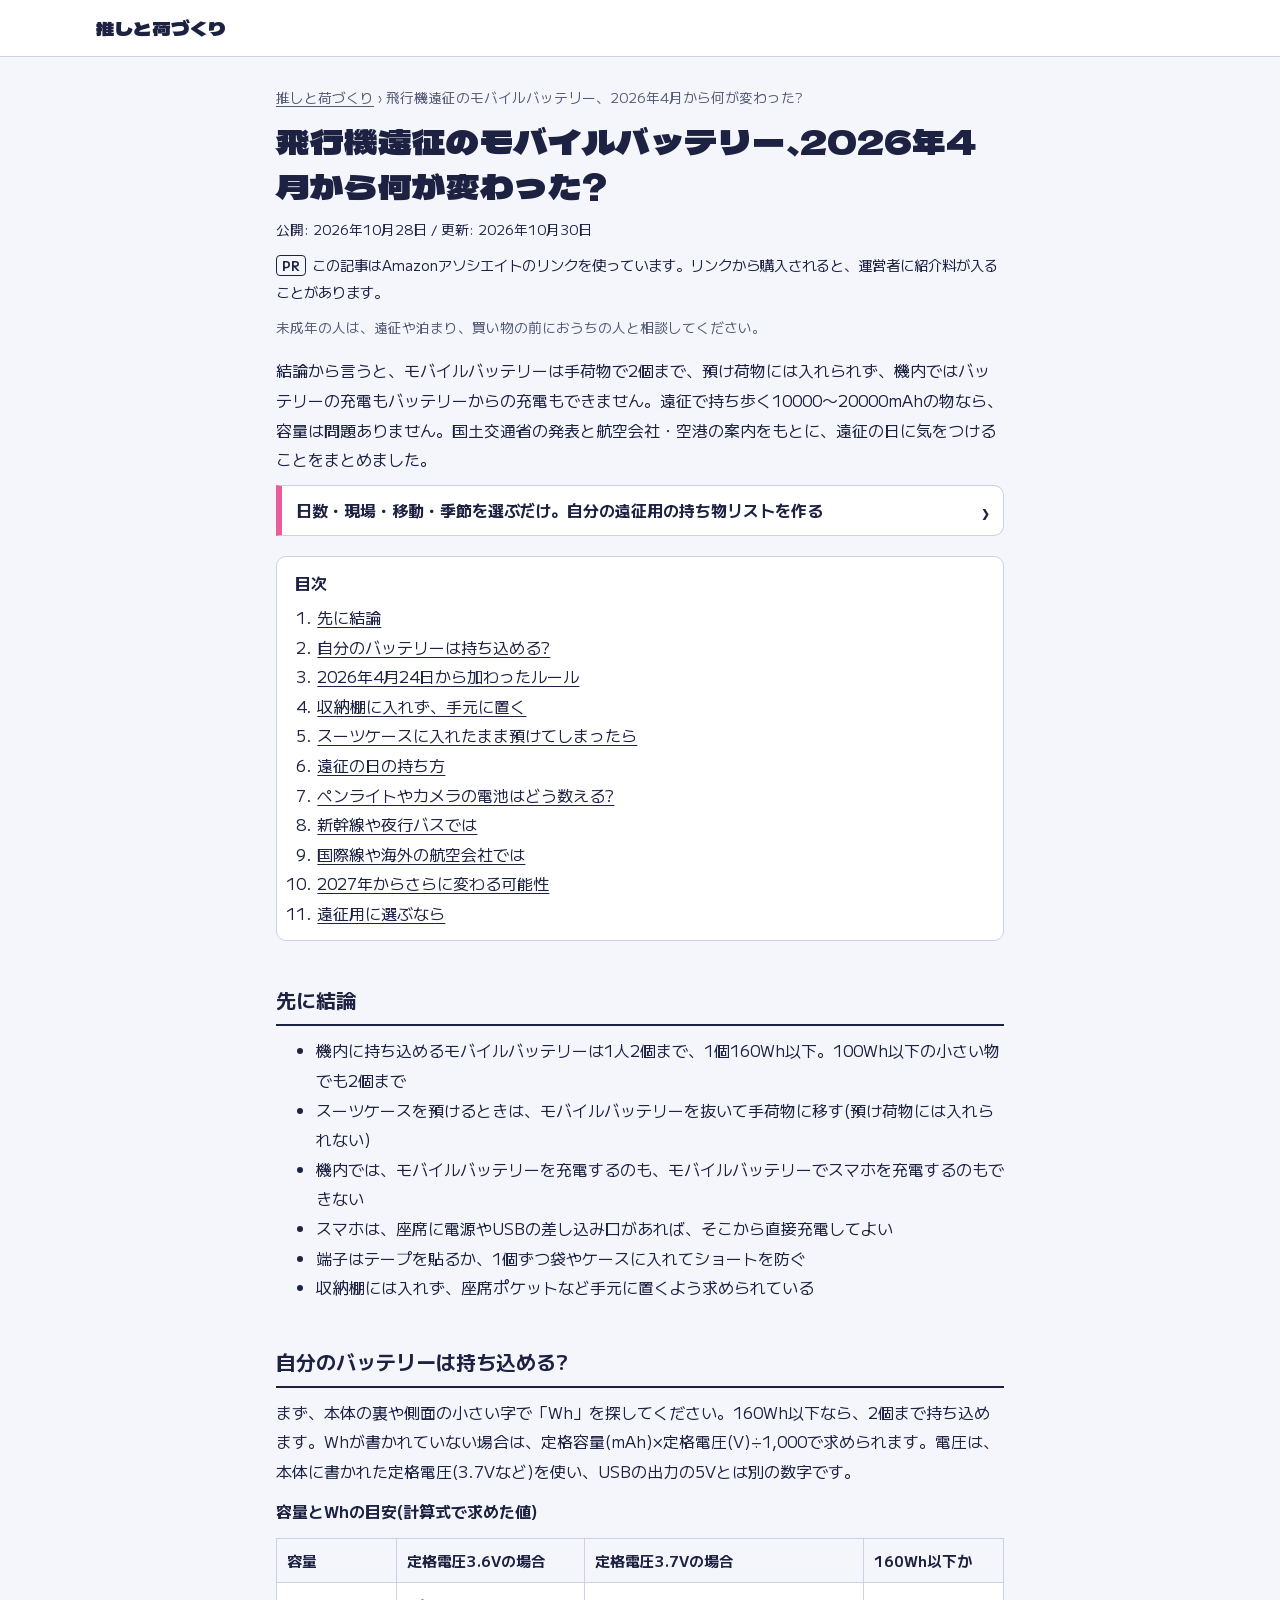
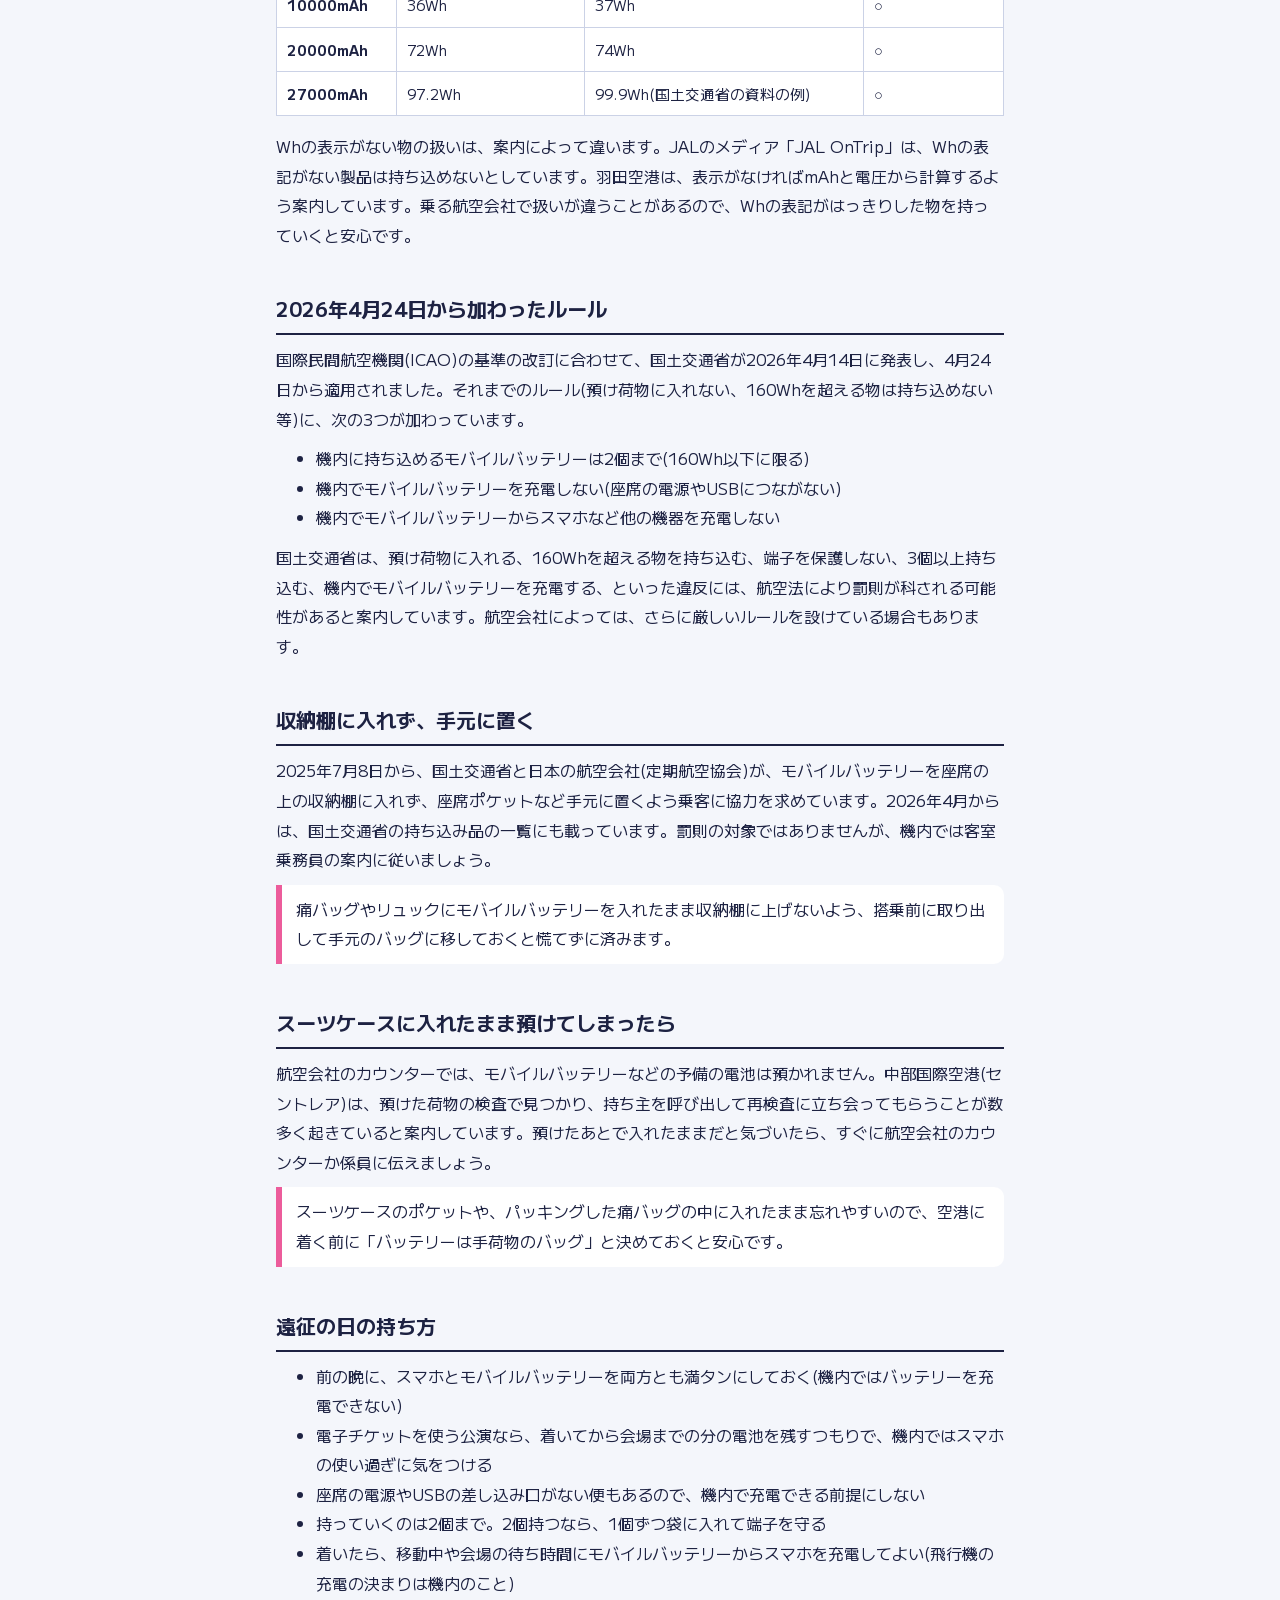
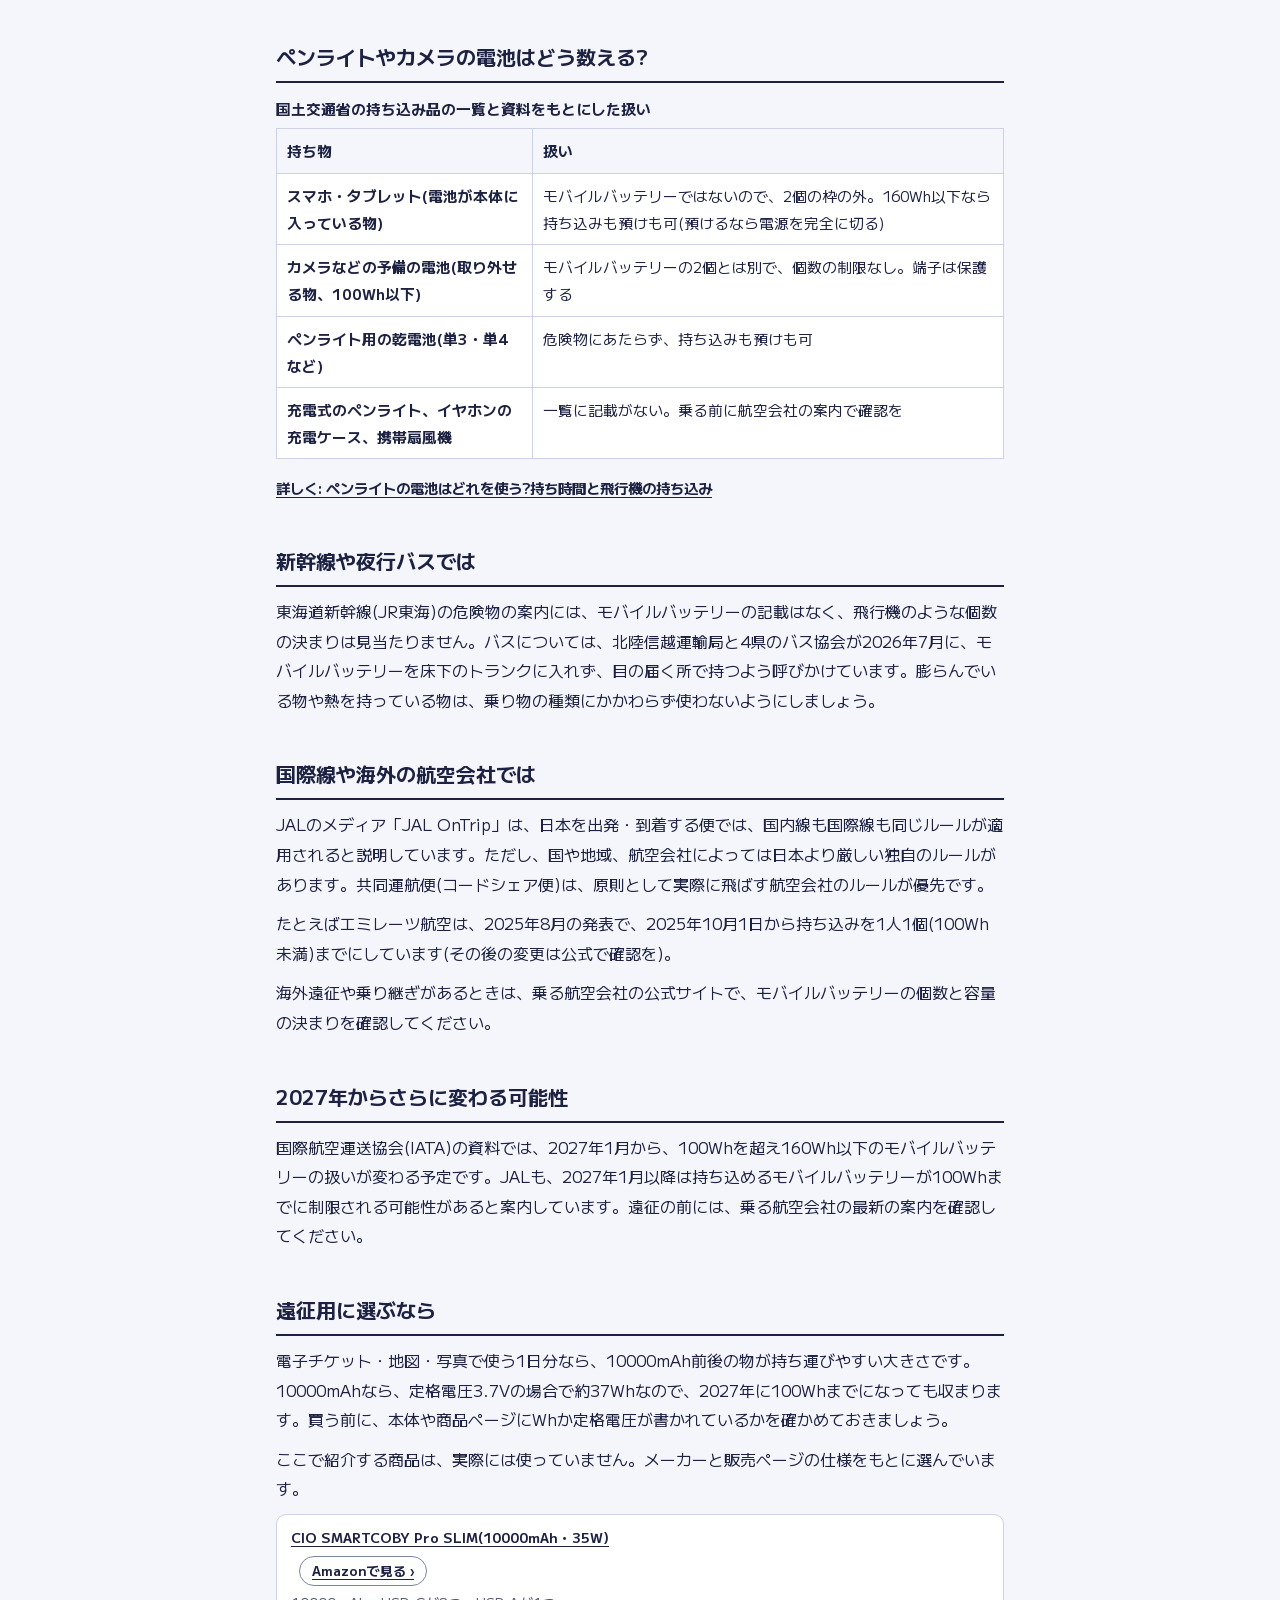
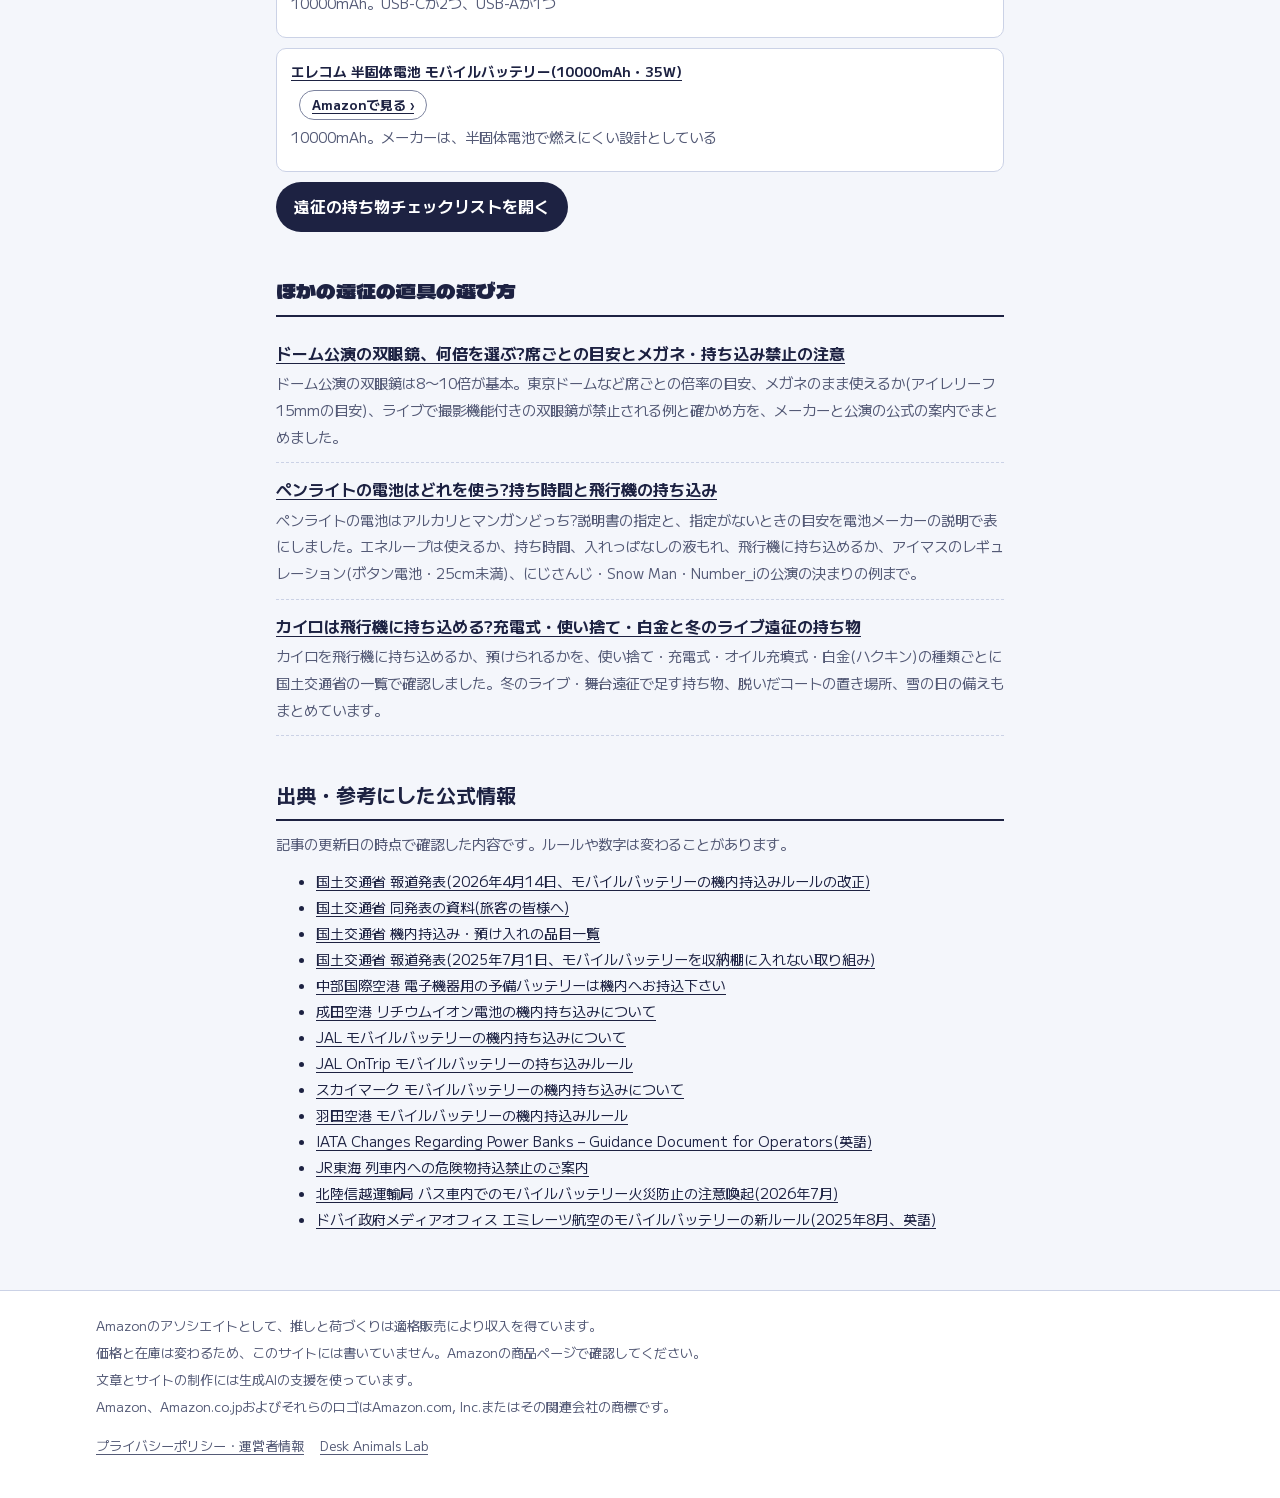
<file: hikouki-mobile-battery/index.html>
<!DOCTYPE html>
<html lang="ja" class="no-js">
<head>
<meta charset="UTF-8">
<meta name="viewport" content="width=device-width, initial-scale=1.0">
<title>飛行機遠征のモバイルバッテリー、2026年4月からのルール(2個まで・機内充電NG)｜推しと荷づくり</title>
<meta name="description" content="2026年4月24日から、飛行機に持ち込めるモバイルバッテリーは1人2個・160Wh以下になり、機内での充電もできなくなりました。持ち込めるかの見分け方、預けてしまった時、国際線の注意まで国土交通省の発表をもとにまとめています。">
<link rel="canonical" href="https://deskanimals114510-ai.github.io/oshi-nizukuri/hikouki-mobile-battery/">
<meta property="og:type" content="article">
<meta property="og:site_name" content="推しと荷づくり">
<meta property="og:title" content="飛行機遠征のモバイルバッテリー、2026年4月からのルール(2個まで・機内充電NG)｜推しと荷づくり">
<meta property="og:description" content="2026年4月24日から、飛行機に持ち込めるモバイルバッテリーは1人2個・160Wh以下になり、機内での充電もできなくなりました。持ち込めるかの見分け方、預けてしまった時、国際線の注意まで国土交通省の発表をもとにまとめています。">
<meta property="og:url" content="https://deskanimals114510-ai.github.io/oshi-nizukuri/hikouki-mobile-battery/">
<meta property="og:image" content="https://deskanimals114510-ai.github.io/oshi-nizukuri/og-image.jpg">
<meta property="og:image:width" content="1200">
<meta property="og:image:height" content="630">
<meta property="og:image:alt" content="推しと荷づくり:遠征の持ち物チェックリストの荷札">
<meta property="og:locale" content="ja_JP">
<meta name="twitter:card" content="summary_large_image">
<meta name="theme-color" content="#1d2242">
<link rel="icon" href="data:image/svg+xml,<svg xmlns=%22http://www.w3.org/2000/svg%22 viewBox=%220 0 100 100%22><path d=%22M30 8h40l18 18v66H12V26z%22 fill=%22%231d2242%22/><circle cx=%2250%22 cy=%2228%22 r=%228%22 fill=%22%23f4f6fb%22/><rect x=%2224%22 y=%2252%22 width=%2252%22 height=%228%22 rx=%224%22 fill=%22%23ec5c9b%22/><rect x=%2224%22 y=%2268%22 width=%2236%22 height=%228%22 rx=%224%22 fill=%22%23f4f6fb%22/></svg>">
<link rel="preconnect" href="https://fonts.googleapis.com">
<link rel="preconnect" href="https://fonts.gstatic.com" crossorigin>
<link href="https://fonts.googleapis.com/css2?family=M+PLUS+2:wght@400..700&display=swap" rel="stylesheet">
<link href="https://fonts.googleapis.com/css2?family=Dela+Gothic+One&amp;display=swap&amp;text=%20/0123456789%3F%E3%80%81%E3%81%82%E3%81%84%E3%81%86%E3%81%88%E3%81%8B%E3%81%8C%E3%81%8F%E3%81%93%E3%81%94%E3%81%97%E3%81%98%E3%81%9B%E3%81%9C%E3%81%9F%E3%81%A1%E3%81%A3%E3%81%A5%E3%81%A6%E3%81%A7%E3%81%A8%E3%81%A9%E3%81%AB%E3%81%AE%E3%81%AF%E3%81%B3%E3%81%B6%E3%81%BB%E3%81%BE%E3%81%BF%E3%82%81%E3%82%89%E3%82%8A%E3%82%8B%E3%82%8C%E3%82%8F%E3%82%92%E3%82%93%E3%82%A4%E3%82%A7%E3%82%AB%E3%82%AC%E3%82%AF%E3%82%B0%E3%82%B1%E3%82%B7%E3%82%B9%E3%82%BA%E3%83%81%E3%83%83%E3%83%86%E3%83%88%E3%83%89%E3%83%8D%E3%83%90%E3%83%96%E3%83%97%E3%83%9A%E3%83%9D%E3%83%A0%E3%83%A1%E3%83%A2%E3%83%A9%E3%83%AA%E3%83%AB%E3%83%AD%E3%83%B3%E3%83%BB%E3%83%BC%E4%BA%86%E4%BB%B6%E4%BD%95%E4%BD%BF%E5%80%8B%E5%80%8D%E5%85%85%E5%85%AC%E5%85%B7%E5%86%AC%E5%8B%95%E5%8F%8C%E5%93%81%E5%96%B6%E5%99%A8%E5%A0%B1%E5%A0%B4%E5%A4%89%E5%AD%90%E5%AE%89%E5%AE%8C%E5%AE%BF%E5%B8%AD%E5%B9%B4%E5%BC%8F%E5%BE%81%E6%83%85%E6%84%8F%E6%8C%81%E6%8D%A8%E6%8E%A8%E6%96%B9%E6%99%82%E6%9B%BF%E6%9C%88%E6%9D%A1%E6%A9%9F%E6%AD%A2%E6%B1%A0%E6%B3%A8%E6%BC%94%E7%89%A9%E7%8F%BE%E7%99%BD%E7%9B%AE%E7%9C%BC%E7%9D%80%E7%A6%81%E7%A7%BB%E8%80%85%E8%8D%B7%E8%A1%8C%E8%A6%81%E8%A9%B0%E8%B2%B4%E8%BA%AB%E8%BE%BC%E9%81%8B%E9%81%93%E9%81%A0%E9%81%B8%E9%87%8D%E9%87%91%E9%8F%A1%E9%96%93%E9%9B%BB%E9%A3%9B" rel="stylesheet">
<link rel="stylesheet" href="../style.css?v=ad153b17">
<script defer src="../analytics.js?v=ef79816c"></script>
<script type="application/ld+json">{"@context": "https://schema.org", "@type": "Article", "headline": "飛行機遠征のモバイルバッテリー、2026年4月から何が変わった?", "description": "2026年4月24日から、飛行機に持ち込めるモバイルバッテリーは1人2個・160Wh以下になり、機内での充電もできなくなりました。持ち込めるかの見分け方、預けてしまった時、国際線の注意まで国土交通省の発表をもとにまとめています。", "datePublished": "2026-10-28T09:00:00+09:00", "dateModified": "2026-10-30T09:00:00+09:00", "inLanguage": "ja", "mainEntityOfPage": "https://deskanimals114510-ai.github.io/oshi-nizukuri/hikouki-mobile-battery/", "image": "https://deskanimals114510-ai.github.io/oshi-nizukuri/og-image.jpg", "author": {"@type": "Organization", "name": "Desk Animals Lab", "url": "https://deskanimals114510-ai.github.io/oshi-nizukuri/privacy/"}, "publisher": {"@type": "Organization", "name": "Desk Animals Lab", "url": "https://deskanimals114510-ai.github.io/"}}</script>
<script type="application/ld+json">{"@context": "https://schema.org", "@type": "BreadcrumbList", "itemListElement": [{"@type": "ListItem", "position": 1, "name": "推しと荷づくり", "item": "https://deskanimals114510-ai.github.io/oshi-nizukuri/"}, {"@type": "ListItem", "position": 2, "name": "飛行機遠征のモバイルバッテリー、2026年4月から何が変わった?", "item": "https://deskanimals114510-ai.github.io/oshi-nizukuri/hikouki-mobile-battery/"}]}</script>
</head>
<body>
<a class="skip-link" href="#main">本文へ移動</a>
<header class="site-header">
  <div class="wrap">
    <a class="site-name" href="../">推しと荷づくり</a>
  </div>
</header>
<main id="main">
<article class="wrap prose article">
<nav class="breadcrumb" aria-label="パンくずリスト"><a href="../">推しと荷づくり</a> › <span aria-current="page">飛行機遠征のモバイルバッテリー、2026年4月から何が変わった?</span></nav>
<h1>飛行機遠征のモバイルバッテリー、2026年4月から何が変わった?</h1>
<p class="updated">公開: <time datetime="2026-10-28">2026年10月28日</time> / 更新: <time datetime="2026-10-30">2026年10月30日</time></p>
<p class="pr-note"><b>PR</b>この記事はAmazonアソシエイトのリンクを使っています。リンクから購入されると、運営者に紹介料が入ることがあります。</p>
<p class="minor-note">未成年の人は、遠征や泊まり、買い物の前におうちの人と相談してください。</p>
<p class="lead">結論から言うと、モバイルバッテリーは手荷物で2個まで、預け荷物には入れられず、機内ではバッテリーの充電もバッテリーからの充電もできません。遠征で持ち歩く10000〜20000mAhの物なら、容量は問題ありません。国土交通省の発表と航空会社・空港の案内をもとに、遠征の日に気をつけることをまとめました。</p>
<p class="to-list"><a href="../">日数・現場・移動・季節を選ぶだけ。自分の遠征用の持ち物リストを作る</a></p>
<nav class="toc" aria-labelledby="toc-h"><p id="toc-h">目次</p><ol><li><a href="#ketsuron">先に結論</a></li><li><a href="#mochikomeru">自分のバッテリーは持ち込める?</a></li><li><a href="#kawatta">2026年4月24日から加わったルール</a></li><li><a href="#shuunou">収納棚に入れず、手元に置く</a></li><li><a href="#azuketa">スーツケースに入れたまま預けてしまったら</a></li><li><a href="#tojitsu">遠征の日の持ち方</a></li><li><a href="#kiki">ペンライトやカメラの電池はどう数える?</a></li><li><a href="#shinkansen">新幹線や夜行バスでは</a></li><li><a href="#kokusaisen">国際線や海外の航空会社では</a></li><li><a href="#2027">2027年からさらに変わる可能性</a></li><li><a href="#erabu">遠征用に選ぶなら</a></li></ol></nav>
<h2 id="ketsuron">先に結論</h2>
<ul><li>機内に持ち込めるモバイルバッテリーは1人2個まで、1個160Wh以下。100Wh以下の小さい物でも2個まで</li><li>スーツケースを預けるときは、モバイルバッテリーを抜いて手荷物に移す(預け荷物には入れられない)</li><li>機内では、モバイルバッテリーを充電するのも、モバイルバッテリーでスマホを充電するのもできない</li><li>スマホは、座席に電源やUSBの差し込み口があれば、そこから直接充電してよい</li><li>端子はテープを貼るか、1個ずつ袋やケースに入れてショートを防ぐ</li><li>収納棚には入れず、座席ポケットなど手元に置くよう求められている</li></ul>
<h2 id="mochikomeru">自分のバッテリーは持ち込める?</h2>
<p>まず、本体の裏や側面の小さい字で「Wh」を探してください。160Wh以下なら、2個まで持ち込めます。Whが書かれていない場合は、定格容量(mAh)×定格電圧(V)÷1,000で求められます。電圧は、本体に書かれた定格電圧(3.7Vなど)を使い、USBの出力の5Vとは別の数字です。</p>
<p class="table-cap" id="cap-b991fee8">容量とWhの目安(計算式で求めた値)</p><div class="table-wrap wide" tabindex="0" role="region" aria-labelledby="cap-b991fee8"><table><thead><tr><th scope="col">容量</th><th scope="col">定格電圧3.6Vの場合</th><th scope="col">定格電圧3.7Vの場合</th><th scope="col">160Wh以下か</th></tr></thead><tbody><tr><th scope="row">10000mAh</th><td>36Wh</td><td>37Wh</td><td>○</td></tr><tr><th scope="row">20000mAh</th><td>72Wh</td><td>74Wh</td><td>○</td></tr><tr><th scope="row">27000mAh</th><td>97.2Wh</td><td>99.9Wh(国土交通省の資料の例)</td><td>○</td></tr></tbody></table></div><p class="scroll-hint" aria-hidden="true">表は横にスクロールできます</p>
<p>Whの表示がない物の扱いは、案内によって違います。JALのメディア「JAL OnTrip」は、Whの表記がない製品は持ち込めないとしています。羽田空港は、表示がなければmAhと電圧から計算するよう案内しています。乗る航空会社で扱いが違うことがあるので、Whの表記がはっきりした物を持っていくと安心です。</p>
<h2 id="kawatta">2026年4月24日から加わったルール</h2>
<p>国際民間航空機関(ICAO)の基準の改訂に合わせて、国土交通省が2026年4月14日に発表し、4月24日から適用されました。それまでのルール(預け荷物に入れない、160Whを超える物は持ち込めない等)に、次の3つが加わっています。</p>
<ul><li>機内に持ち込めるモバイルバッテリーは2個まで(160Wh以下に限る)</li><li>機内でモバイルバッテリーを充電しない(座席の電源やUSBにつながない)</li><li>機内でモバイルバッテリーからスマホなど他の機器を充電しない</li></ul>
<p>国土交通省は、預け荷物に入れる、160Whを超える物を持ち込む、端子を保護しない、3個以上持ち込む、機内でモバイルバッテリーを充電する、といった違反には、航空法により罰則が科される可能性があると案内しています。航空会社によっては、さらに厳しいルールを設けている場合もあります。</p>
<h2 id="shuunou">収納棚に入れず、手元に置く</h2>
<p>2025年7月8日から、国土交通省と日本の航空会社(定期航空協会)が、モバイルバッテリーを座席の上の収納棚に入れず、座席ポケットなど手元に置くよう乗客に協力を求めています。2026年4月からは、国土交通省の持ち込み品の一覧にも載っています。罰則の対象ではありませんが、機内では客室乗務員の案内に従いましょう。</p>
<p class="callout">痛バッグやリュックにモバイルバッテリーを入れたまま収納棚に上げないよう、搭乗前に取り出して手元のバッグに移しておくと慌てずに済みます。</p>
<h2 id="azuketa">スーツケースに入れたまま預けてしまったら</h2>
<p>航空会社のカウンターでは、モバイルバッテリーなどの予備の電池は預かれません。中部国際空港(セントレア)は、預けた荷物の検査で見つかり、持ち主を呼び出して再検査に立ち会ってもらうことが数多く起きていると案内しています。預けたあとで入れたままだと気づいたら、すぐに航空会社のカウンターか係員に伝えましょう。</p>
<p class="callout">スーツケースのポケットや、パッキングした痛バッグの中に入れたまま忘れやすいので、空港に着く前に「バッテリーは手荷物のバッグ」と決めておくと安心です。</p>
<h2 id="tojitsu">遠征の日の持ち方</h2>
<ul><li>前の晩に、スマホとモバイルバッテリーを両方とも満タンにしておく(機内ではバッテリーを充電できない)</li><li>電子チケットを使う公演なら、着いてから会場までの分の電池を残すつもりで、機内ではスマホの使い過ぎに気をつける</li><li>座席の電源やUSBの差し込み口がない便もあるので、機内で充電できる前提にしない</li><li>持っていくのは2個まで。2個持つなら、1個ずつ袋に入れて端子を守る</li><li>着いたら、移動中や会場の待ち時間にモバイルバッテリーからスマホを充電してよい(飛行機の充電の決まりは機内のこと)</li></ul>
<h2 id="kiki">ペンライトやカメラの電池はどう数える?</h2>
<div class="table-wrap"><table><caption>国土交通省の持ち込み品の一覧と資料をもとにした扱い</caption><thead><tr><th scope="col">持ち物</th><th scope="col">扱い</th></tr></thead><tbody><tr><th scope="row">スマホ・タブレット(電池が本体に入っている物)</th><td>モバイルバッテリーではないので、2個の枠の外。160Wh以下なら持ち込みも預けも可(預けるなら電源を完全に切る)</td></tr><tr><th scope="row">カメラなどの予備の電池(取り外せる物、100Wh以下)</th><td>モバイルバッテリーの2個とは別で、個数の制限なし。端子は保護する</td></tr><tr><th scope="row">ペンライト用の乾電池(単3・単4など)</th><td>危険物にあたらず、持ち込みも預けも可</td></tr><tr><th scope="row">充電式のペンライト、イヤホンの充電ケース、携帯扇風機</th><td>一覧に記載がない。乗る前に航空会社の案内で確認を</td></tr></tbody></table></div>
<p class="note more"><a href="../penlight-denchi/">詳しく: ペンライトの電池はどれを使う?持ち時間と飛行機の持ち込み</a></p>
<h2 id="shinkansen">新幹線や夜行バスでは</h2>
<p>東海道新幹線(JR東海)の危険物の案内には、モバイルバッテリーの記載はなく、飛行機のような個数の決まりは見当たりません。バスについては、北陸信越運輸局と4県のバス協会が2026年7月に、モバイルバッテリーを床下のトランクに入れず、目の届く所で持つよう呼びかけています。膨らんでいる物や熱を持っている物は、乗り物の種類にかかわらず使わないようにしましょう。</p>
<h2 id="kokusaisen">国際線や海外の航空会社では</h2>
<p>JALのメディア「JAL OnTrip」は、日本を出発・到着する便では、国内線も国際線も同じルールが適用されると説明しています。ただし、国や地域、航空会社によっては日本より厳しい独自のルールがあります。共同運航便(コードシェア便)は、原則として実際に飛ばす航空会社のルールが優先です。</p>
<p>たとえばエミレーツ航空は、2025年8月の発表で、2025年10月1日から持ち込みを1人1個(100Wh未満)までにしています(その後の変更は公式で確認を)。</p>
<p>海外遠征や乗り継ぎがあるときは、乗る航空会社の公式サイトで、モバイルバッテリーの個数と容量の決まりを確認してください。</p>
<h2 id="2027">2027年からさらに変わる可能性</h2>
<p>国際航空運送協会(IATA)の資料では、2027年1月から、100Whを超え160Wh以下のモバイルバッテリーの扱いが変わる予定です。JALも、2027年1月以降は持ち込めるモバイルバッテリーが100Whまでに制限される可能性があると案内しています。遠征の前には、乗る航空会社の最新の案内を確認してください。</p>
<h2 id="erabu">遠征用に選ぶなら</h2>
<p>電子チケット・地図・写真で使う1日分なら、10000mAh前後の物が持ち運びやすい大きさです。10000mAhなら、定格電圧3.7Vの場合で約37Whなので、2027年に100Whまでになっても収まります。買う前に、本体や商品ページにWhか定格電圧が書かれているかを確かめておきましょう。</p>
<p>ここで紹介する商品は、実際には使っていません。メーカーと販売ページの仕様をもとに選んでいます。</p>
<ul class="products products-article" aria-label="10000mAhのモバイルバッテリー(Amazon)"><li><a href="https://www.amazon.co.jp/dp/B0CHVZHLZ1?tag=tinywonders-22" target="_blank" rel="sponsored noopener" data-item="hikouki-mobile-battery" data-asin="B0CHVZHLZ1">CIO SMARTCOBY Pro SLIM(10000mAh・35W)<span class="vh">をAmazonで見る(新しいタブで開きます)</span></a><p class="note">10000mAh。USB-Cが2つ、USB-Aが1つ</p></li><li><a href="https://www.amazon.co.jp/dp/B0GPDBS299?tag=tinywonders-22" target="_blank" rel="sponsored noopener" data-item="hikouki-mobile-battery" data-asin="B0GPDBS299">エレコム 半固体電池 モバイルバッテリー(10000mAh・35W)<span class="vh">をAmazonで見る(新しいタブで開きます)</span></a><p class="note">10000mAh。メーカーは、半固体電池で燃えにくい設計としている</p></li></ul>
<p class="cta"><a href="../">遠征の持ち物チェックリストを開く</a></p>
<section class="reading" aria-labelledby="h-reading"><h2 id="h-reading">ほかの遠征の道具の選び方</h2><ul><li><a href="../dome-sougankyo/">ドーム公演の双眼鏡、何倍を選ぶ?席ごとの目安とメガネ・持ち込み禁止の注意</a><p>ドーム公演の双眼鏡は8〜10倍が基本。東京ドームなど席ごとの倍率の目安、メガネのまま使えるか(アイレリーフ15mmの目安)、ライブで撮影機能付きの双眼鏡が禁止される例と確かめ方を、メーカーと公演の公式の案内でまとめました。</p></li><li><a href="../penlight-denchi/">ペンライトの電池はどれを使う?持ち時間と飛行機の持ち込み</a><p>ペンライトの電池はアルカリとマンガンどっち?説明書の指定と、指定がないときの目安を電池メーカーの説明で表にしました。エネループは使えるか、持ち時間、入れっぱなしの液もれ、飛行機に持ち込めるか、アイマスのレギュレーション(ボタン電池・25cm未満)、にじさんじ・Snow Man・Number_iの公演の決まりの例まで。</p></li><li><a href="../fuyu-ensei/">カイロは飛行機に持ち込める?充電式・使い捨て・白金と冬のライブ遠征の持ち物</a><p>カイロを飛行機に持ち込めるか、預けられるかを、使い捨て・充電式・オイル充填式・白金(ハクキン)の種類ごとに国土交通省の一覧で確認しました。冬のライブ・舞台遠征で足す持ち物、脱いだコートの置き場所、雪の日の備えもまとめています。</p></li></ul></section>
<h2 id="sources">出典・参考にした公式情報</h2><p class="note">記事の更新日の時点で確認した内容です。ルールや数字は変わることがあります。</p><ul class="sources"><li><a href="https://www.mlit.go.jp/report/press/kouku10_hh_000310.html">国土交通省 報道発表(2026年4月14日、モバイルバッテリーの機内持込みルールの改正)</a></li><li><a href="https://www.mlit.go.jp/report/press/content/001995959.pdf">国土交通省 同発表の資料(旅客の皆様へ)</a></li><li><a href="https://www.mlit.go.jp/common/001425421.pdf">国土交通省 機内持込み・預け入れの品目一覧</a></li><li><a href="https://www.mlit.go.jp/report/press/kouku10_hh_000284.html">国土交通省 報道発表(2025年7月1日、モバイルバッテリーを収納棚に入れない取り組み)</a></li><li><a href="https://www.centrair.jp/news/1226851_1781.html">中部国際空港 電子機器用の予備バッテリーは機内へお持込下さい</a></li><li><a href="https://www.narita-airport.jp/ja/news/notice_liionbattery/">成田空港 リチウムイオン電池の機内持ち込みについて</a></li><li><a href="https://www.jal.co.jp/jp/ja/info/2026/other/260330/">JAL モバイルバッテリーの機内持ち込みについて</a></li><li><a href="https://ontrip.jal.co.jp/_ct/17850436">JAL OnTrip モバイルバッテリーの持ち込みルール</a></li><li><a href="https://smart.skymark.co.jp/ja/news/special/1195861_1682.html">スカイマーク モバイルバッテリーの機内持ち込みについて</a></li><li><a href="https://tokyo-haneda.com/information/2026/detail_00022.html">羽田空港 モバイルバッテリーの機内持込みルール</a></li><li><a href="https://www.iata.org/contentassets/90f8038b0eea42069554b2f4530f49ea/guidance-to-operators---power-banks.pdf">IATA Changes Regarding Power Banks – Guidance Document for Operators(英語)</a></li><li><a href="https://railway.jr-central.co.jp/ticket-rule/_pdf/kiken.pdf">JR東海 列車内への危険物持込禁止のご案内</a></li><li><a href="https://wwwtb.mlit.go.jp/hokushin/content/000378072.pdf">北陸信越運輸局 バス車内でのモバイルバッテリー火災防止の注意喚起(2026年7月)</a></li><li><a href="https://www.mediaoffice.ae/en/news/2025/august/08-08/emirates-makes-changes-to-safety-rules-for-customer-usage-of-power-banks-onboard">ドバイ政府メディアオフィス エミレーツ航空のモバイルバッテリーの新ルール(2025年8月、英語)</a></li></ul>
</article>
</main>
<footer class="site-footer">
  <div class="wrap">
    <p>Amazonのアソシエイトとして、推しと荷づくりは適格販売により収入を得ています。</p>
    <p>価格と在庫は変わるため、このサイトには書いていません。Amazonの商品ページで確認してください。</p>
    <p>文章とサイトの制作には生成AIの支援を使っています。</p>
    <p>Amazon、Amazon.co.jpおよびそれらのロゴはAmazon.com, Inc.またはその関連会社の商標です。</p>
    <p class="footer-links"><a href="../privacy/">プライバシーポリシー・運営者情報</a><a href="https://deskanimals114510-ai.github.io/">Desk Animals Lab</a></p>
  </div>
</footer>
</body>
</html>
</file>
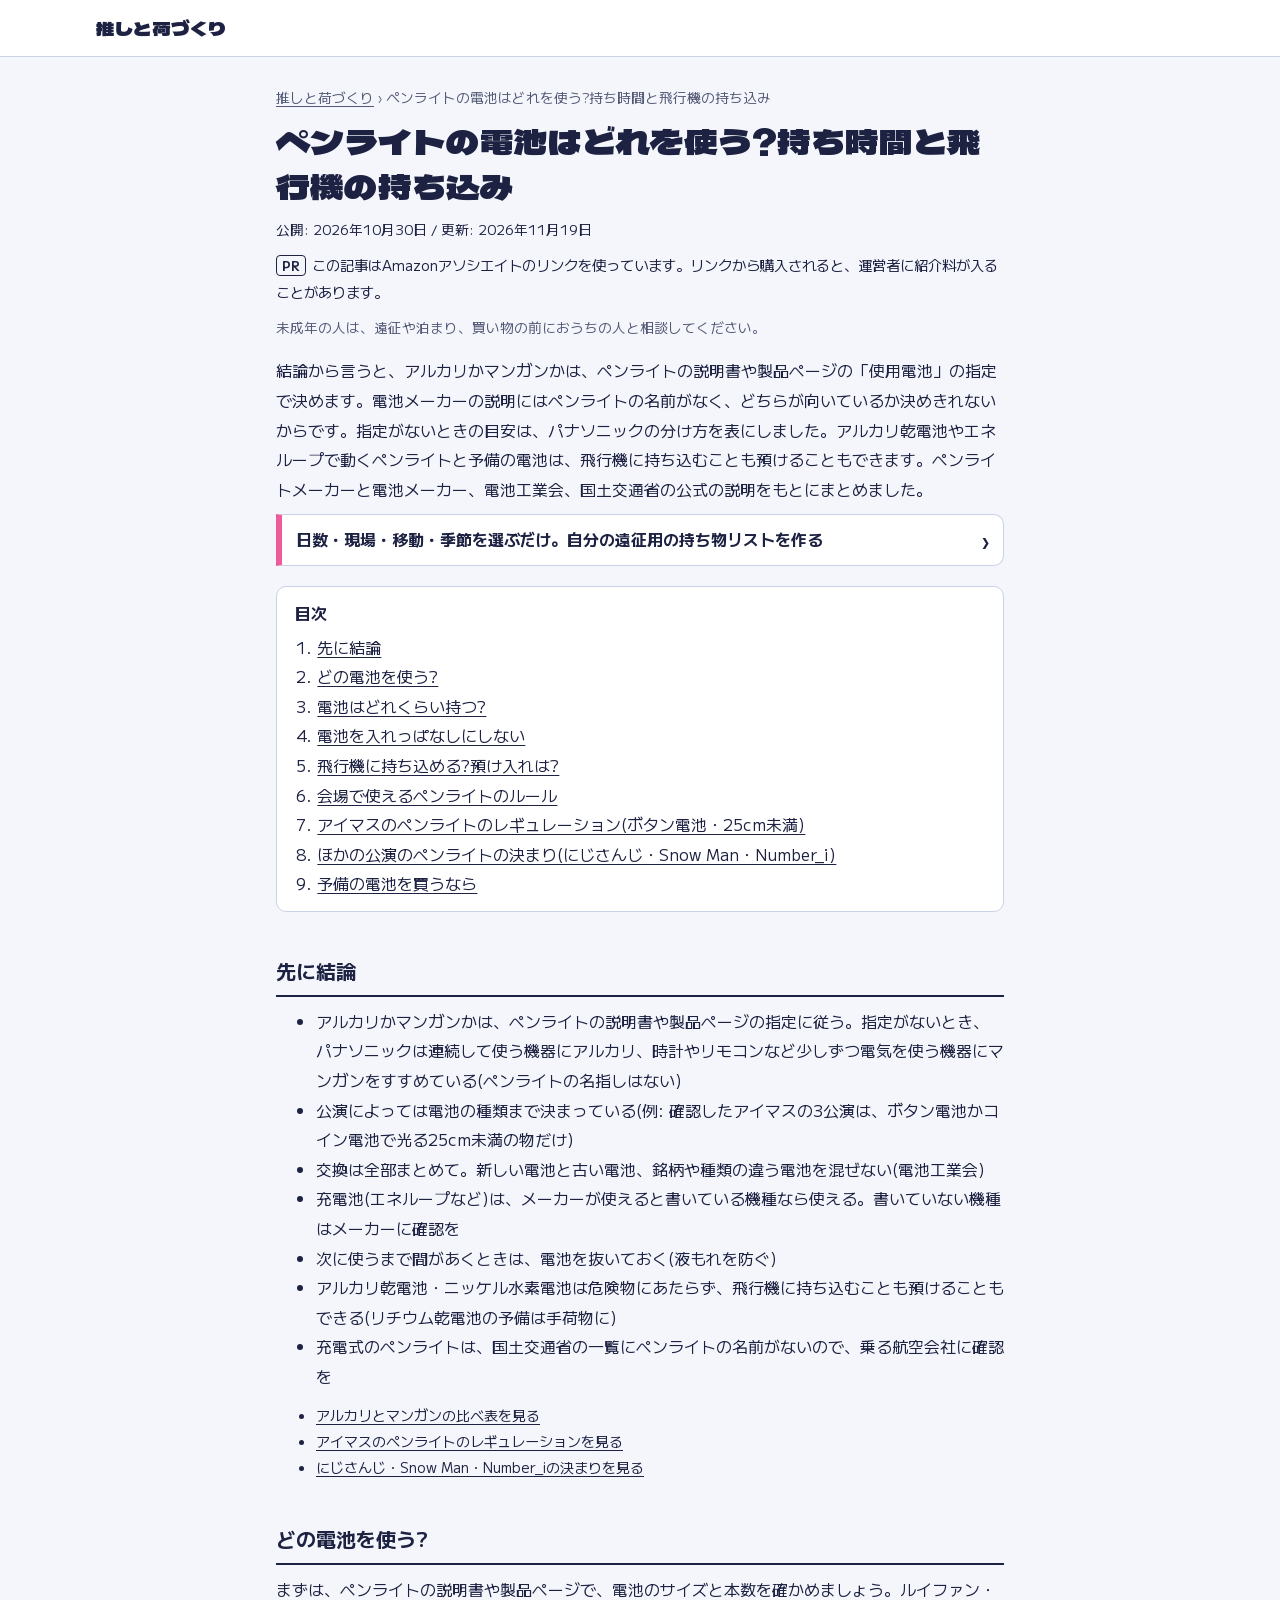
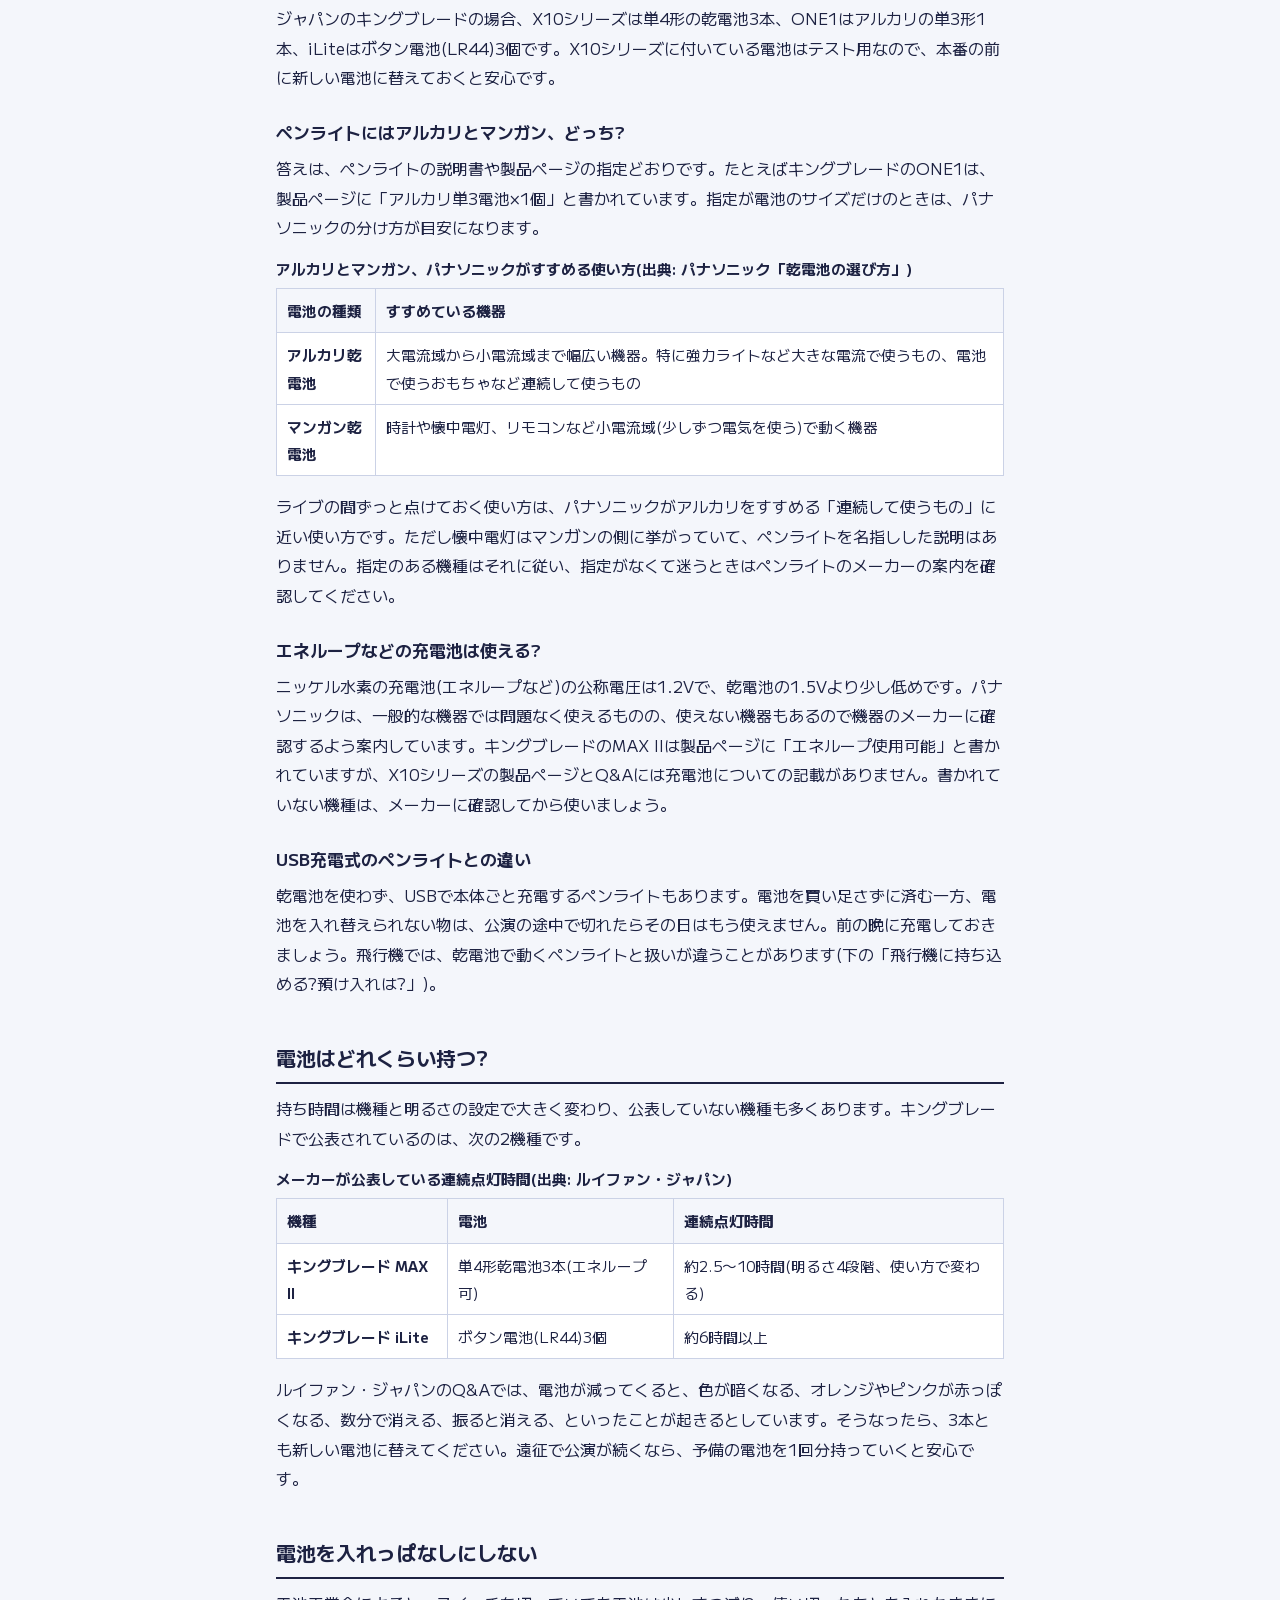
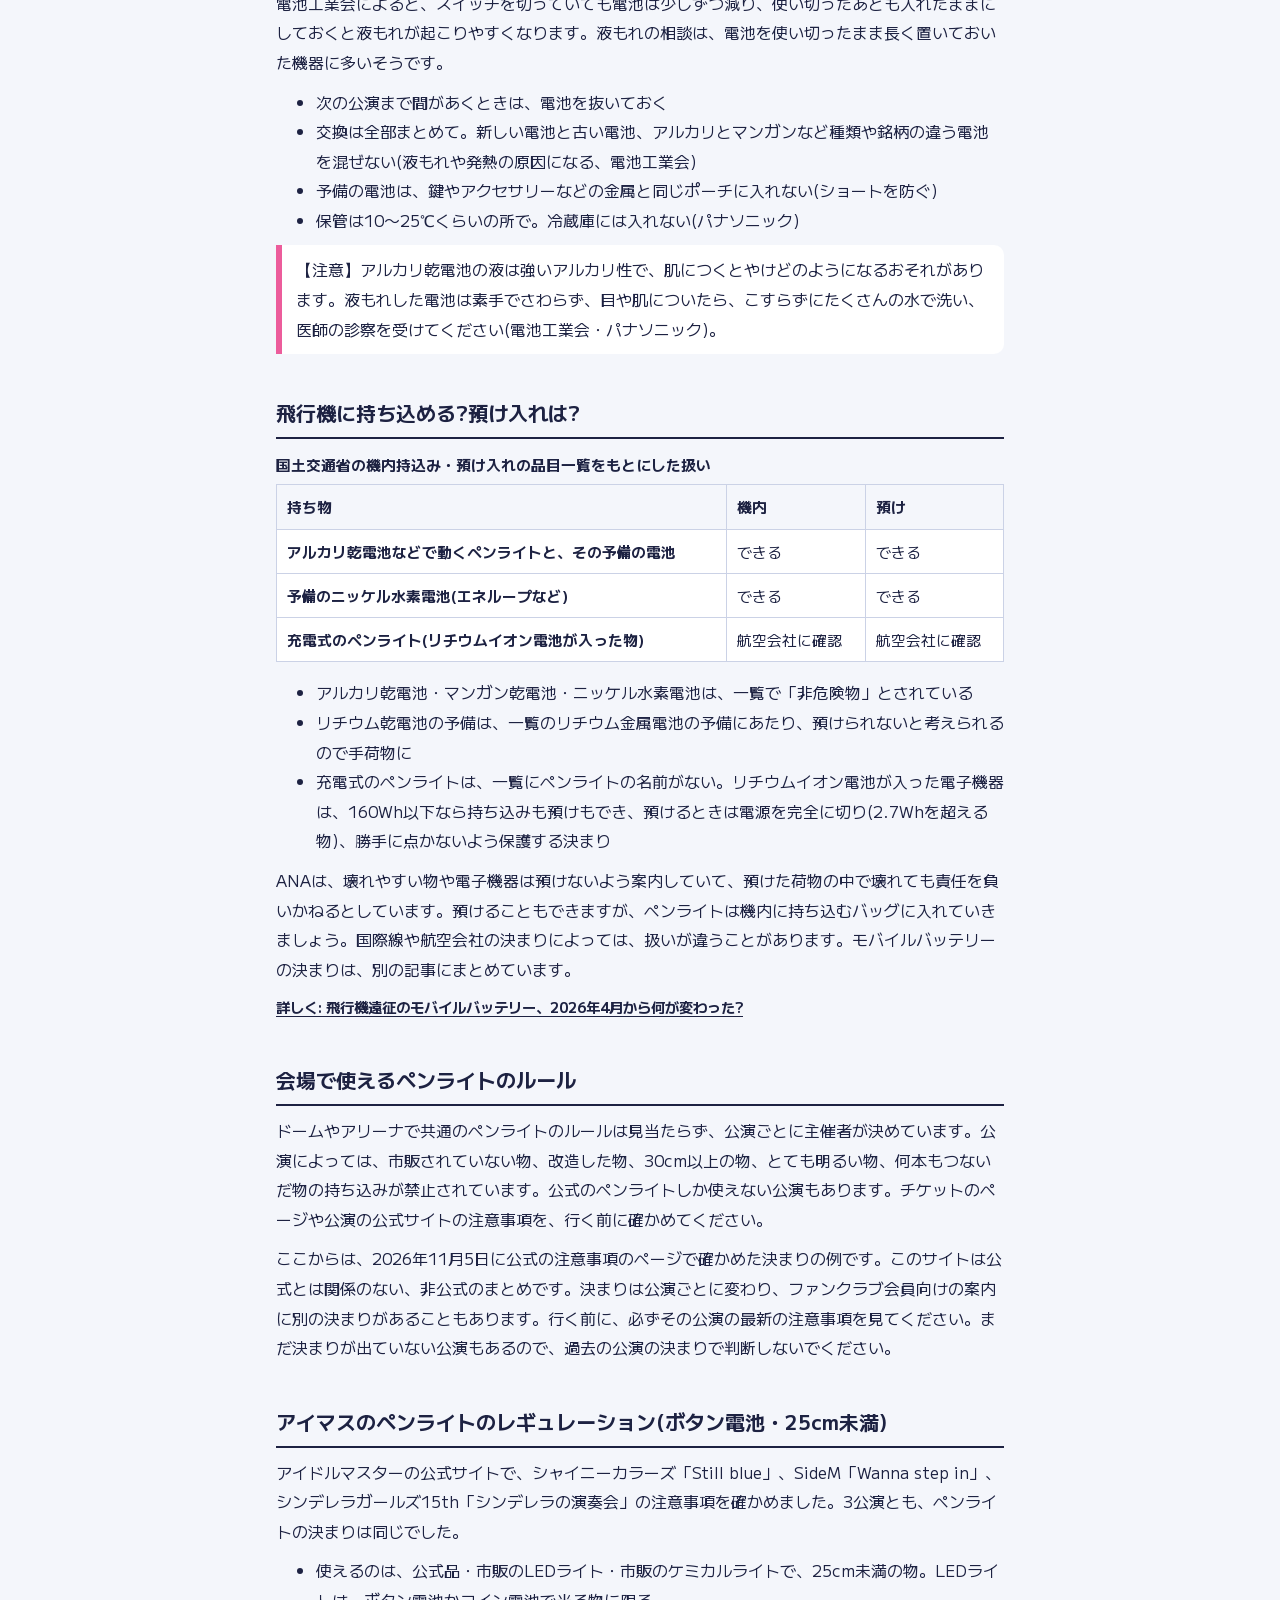
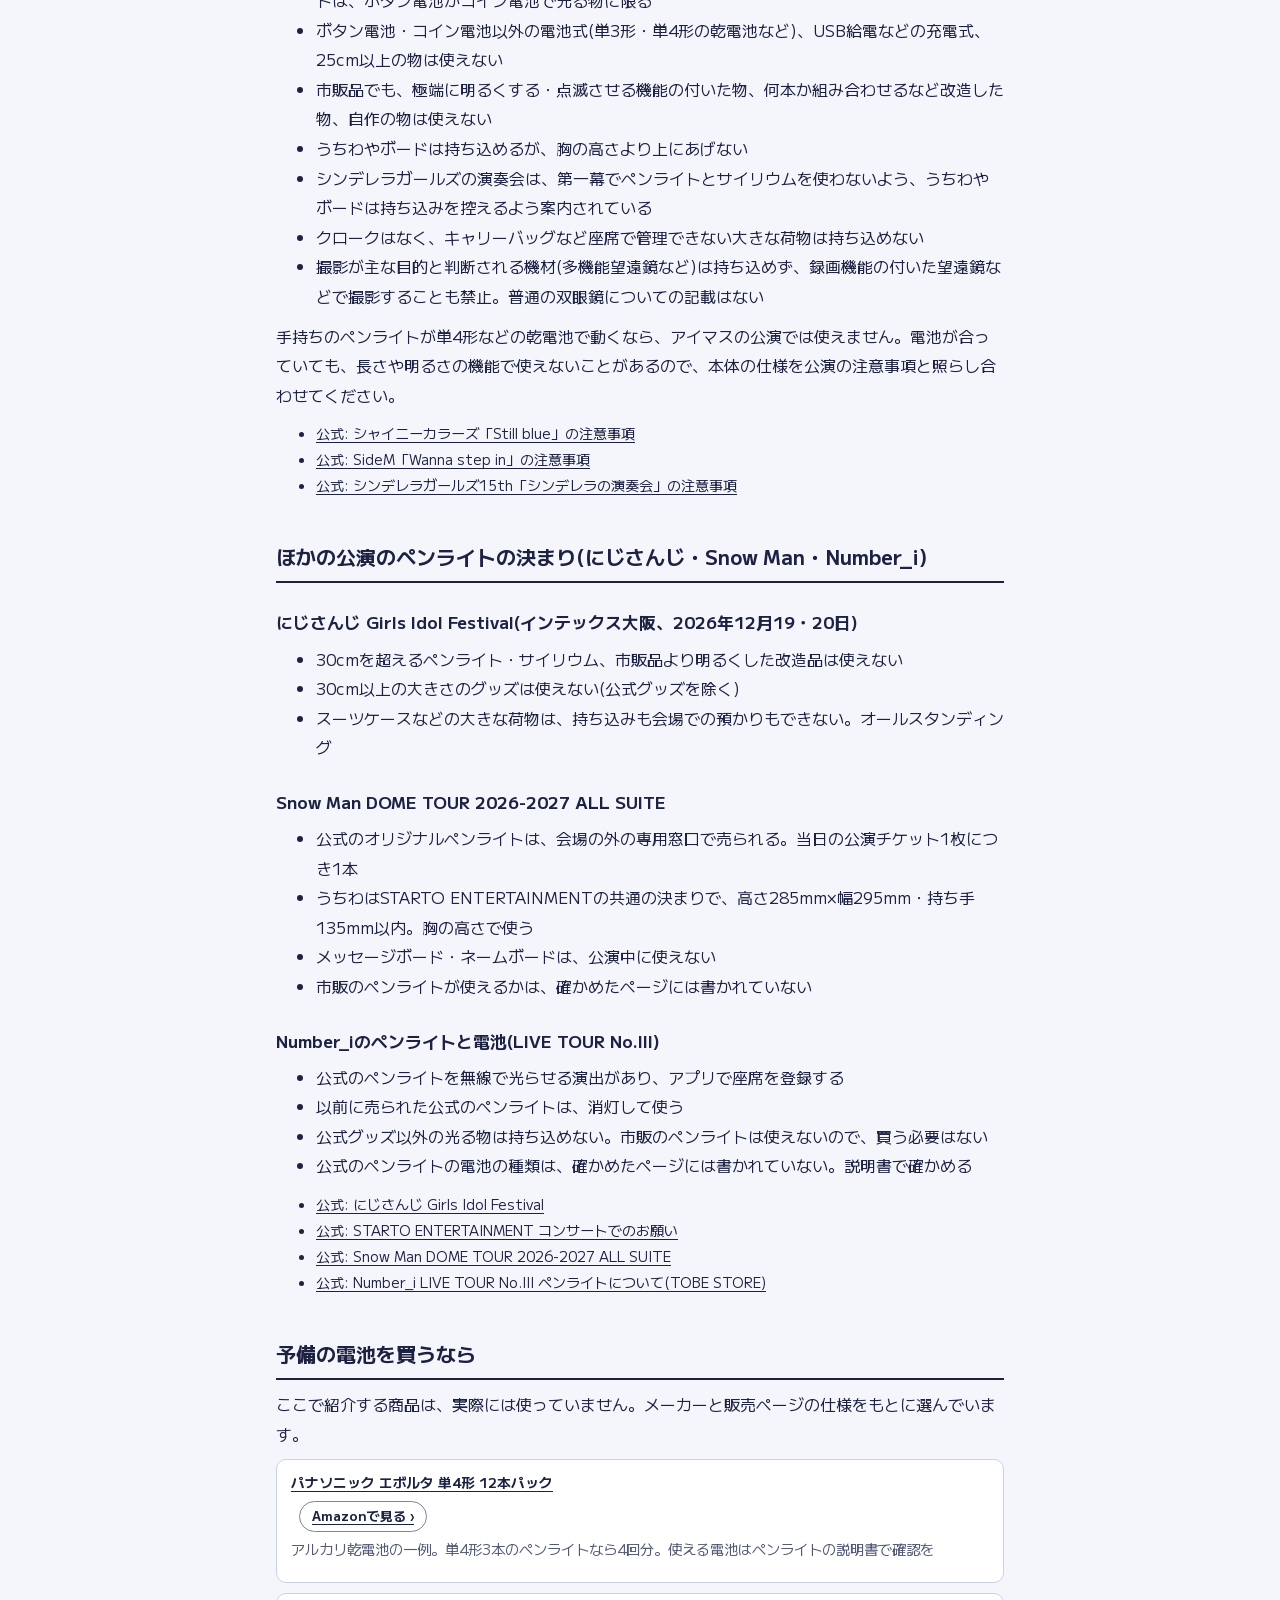
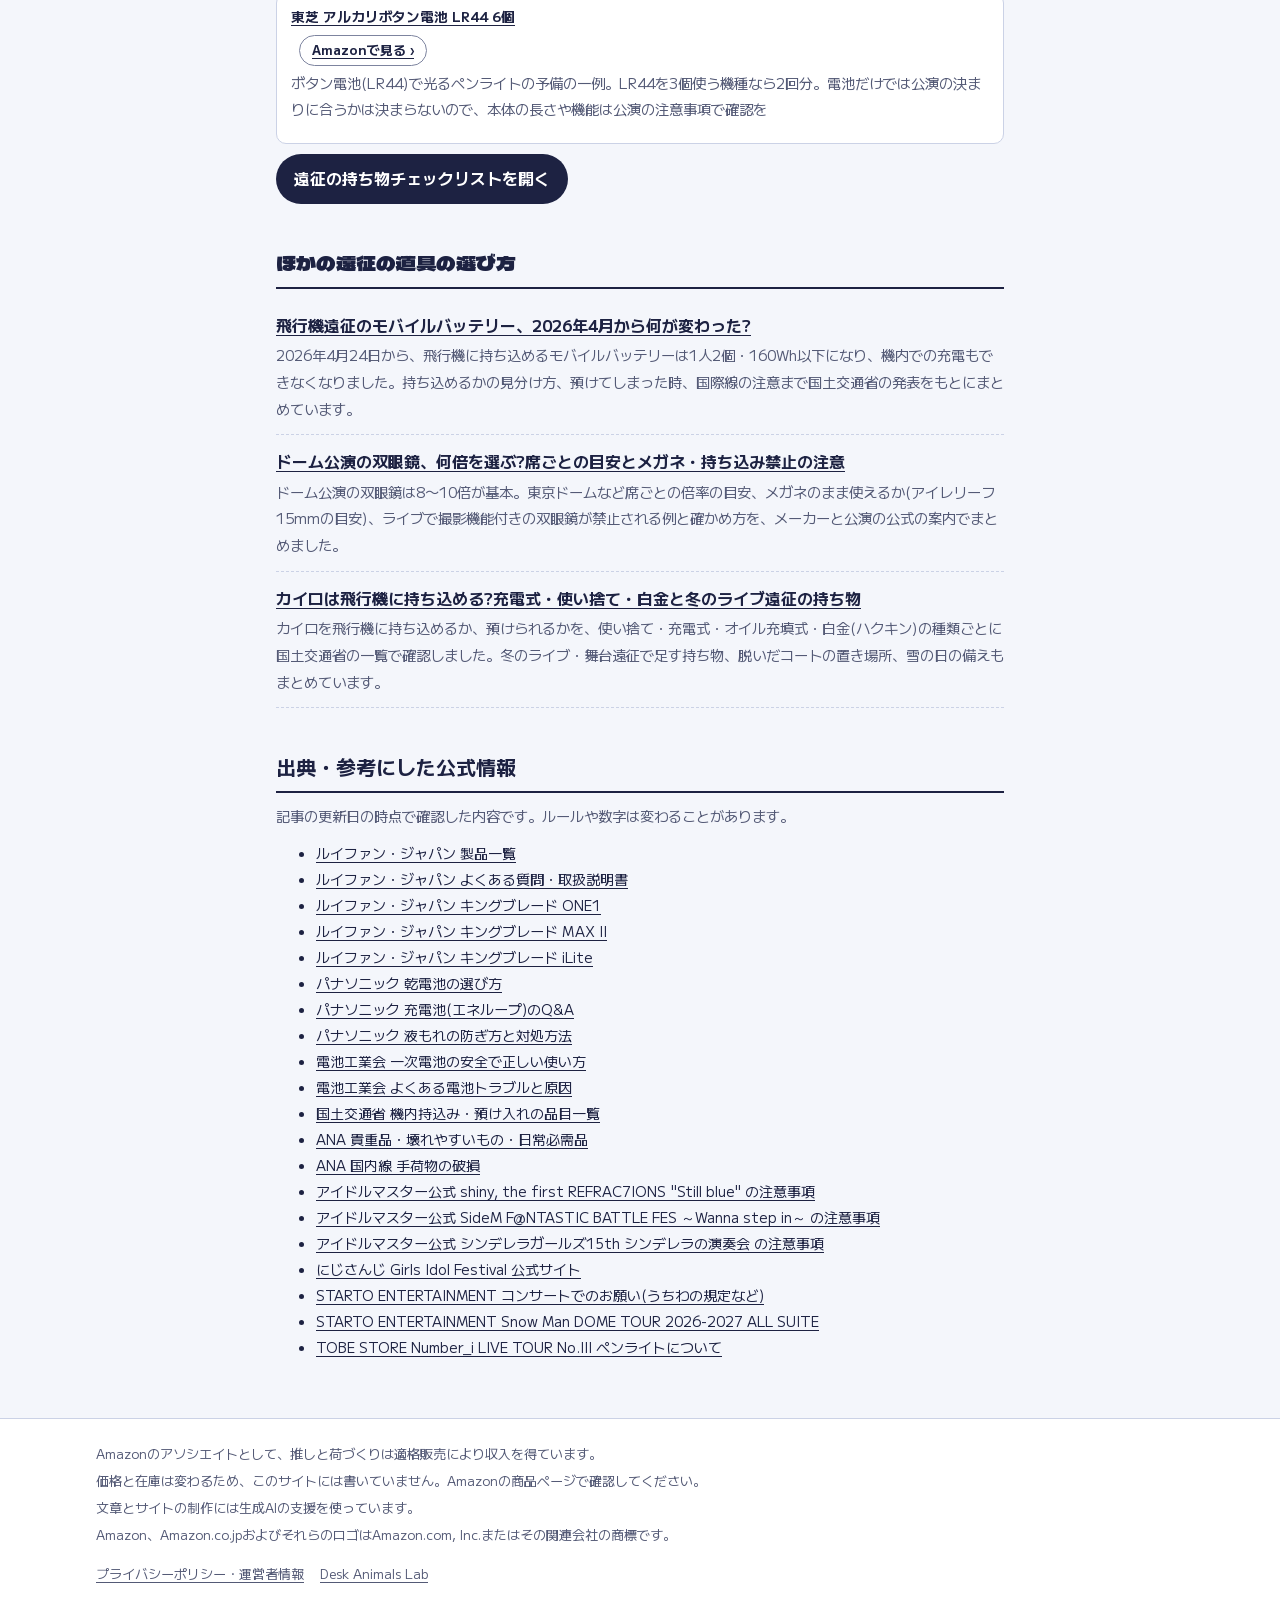
<file: penlight-denchi/index.html>
<!DOCTYPE html>
<html lang="ja" class="no-js">
<head>
<meta charset="UTF-8">
<meta name="viewport" content="width=device-width, initial-scale=1.0">
<title>ペンライトの電池はどれ?アルカリとマンガン・持ち時間・飛行機・アイマスのボタン電池｜推しと荷づくり</title>
<meta name="description" content="ペンライトの電池はアルカリとマンガンどっち?説明書の指定と、指定がないときの目安を電池メーカーの説明で表にしました。エネループは使えるか、持ち時間、入れっぱなしの液もれ、飛行機に持ち込めるか、アイマスのレギュレーション(ボタン電池・25cm未満)、にじさんじ・Snow Man・Number_iの公演の決まりの例まで。">
<link rel="canonical" href="https://deskanimals114510-ai.github.io/oshi-nizukuri/penlight-denchi/">
<meta property="og:type" content="article">
<meta property="og:site_name" content="推しと荷づくり">
<meta property="og:title" content="ペンライトの電池はどれ?アルカリとマンガン・持ち時間・飛行機・アイマスのボタン電池｜推しと荷づくり">
<meta property="og:description" content="ペンライトの電池はアルカリとマンガンどっち?説明書の指定と、指定がないときの目安を電池メーカーの説明で表にしました。エネループは使えるか、持ち時間、入れっぱなしの液もれ、飛行機に持ち込めるか、アイマスのレギュレーション(ボタン電池・25cm未満)、にじさんじ・Snow Man・Number_iの公演の決まりの例まで。">
<meta property="og:url" content="https://deskanimals114510-ai.github.io/oshi-nizukuri/penlight-denchi/">
<meta property="og:image" content="https://deskanimals114510-ai.github.io/oshi-nizukuri/og-image.jpg">
<meta property="og:image:width" content="1200">
<meta property="og:image:height" content="630">
<meta property="og:image:alt" content="推しと荷づくり:遠征の持ち物チェックリストの荷札">
<meta property="og:locale" content="ja_JP">
<meta name="twitter:card" content="summary_large_image">
<meta name="theme-color" content="#1d2242">
<link rel="icon" href="data:image/svg+xml,<svg xmlns=%22http://www.w3.org/2000/svg%22 viewBox=%220 0 100 100%22><path d=%22M30 8h40l18 18v66H12V26z%22 fill=%22%231d2242%22/><circle cx=%2250%22 cy=%2228%22 r=%228%22 fill=%22%23f4f6fb%22/><rect x=%2224%22 y=%2252%22 width=%2252%22 height=%228%22 rx=%224%22 fill=%22%23ec5c9b%22/><rect x=%2224%22 y=%2268%22 width=%2236%22 height=%228%22 rx=%224%22 fill=%22%23f4f6fb%22/></svg>">
<link rel="preconnect" href="https://fonts.googleapis.com">
<link rel="preconnect" href="https://fonts.gstatic.com" crossorigin>
<link href="https://fonts.googleapis.com/css2?family=M+PLUS+2:wght@400..700&display=swap" rel="stylesheet">
<link href="https://fonts.googleapis.com/css2?family=Dela+Gothic+One&amp;display=swap&amp;text=%20/0123456789%3F%E3%80%81%E3%81%82%E3%81%84%E3%81%86%E3%81%88%E3%81%8B%E3%81%8C%E3%81%8F%E3%81%93%E3%81%94%E3%81%97%E3%81%98%E3%81%9B%E3%81%9C%E3%81%9F%E3%81%A1%E3%81%A3%E3%81%A5%E3%81%A6%E3%81%A7%E3%81%A8%E3%81%A9%E3%81%AB%E3%81%AE%E3%81%AF%E3%81%B3%E3%81%B6%E3%81%BB%E3%81%BE%E3%81%BF%E3%82%81%E3%82%89%E3%82%8A%E3%82%8B%E3%82%8C%E3%82%8F%E3%82%92%E3%82%93%E3%82%A4%E3%82%A7%E3%82%AB%E3%82%AC%E3%82%AF%E3%82%B0%E3%82%B1%E3%82%B7%E3%82%B9%E3%82%BA%E3%83%81%E3%83%83%E3%83%86%E3%83%88%E3%83%89%E3%83%8D%E3%83%90%E3%83%96%E3%83%97%E3%83%9A%E3%83%9D%E3%83%A0%E3%83%A1%E3%83%A2%E3%83%A9%E3%83%AA%E3%83%AB%E3%83%AD%E3%83%B3%E3%83%BB%E3%83%BC%E4%BA%86%E4%BB%B6%E4%BD%95%E4%BD%BF%E5%80%8B%E5%80%8D%E5%85%85%E5%85%AC%E5%85%B7%E5%86%AC%E5%8B%95%E5%8F%8C%E5%93%81%E5%96%B6%E5%99%A8%E5%A0%B1%E5%A0%B4%E5%A4%89%E5%AD%90%E5%AE%89%E5%AE%8C%E5%AE%BF%E5%B8%AD%E5%B9%B4%E5%BC%8F%E5%BE%81%E6%83%85%E6%84%8F%E6%8C%81%E6%8D%A8%E6%8E%A8%E6%96%B9%E6%99%82%E6%9B%BF%E6%9C%88%E6%9D%A1%E6%A9%9F%E6%AD%A2%E6%B1%A0%E6%B3%A8%E6%BC%94%E7%89%A9%E7%8F%BE%E7%99%BD%E7%9B%AE%E7%9C%BC%E7%9D%80%E7%A6%81%E7%A7%BB%E8%80%85%E8%8D%B7%E8%A1%8C%E8%A6%81%E8%A9%B0%E8%B2%B4%E8%BA%AB%E8%BE%BC%E9%81%8B%E9%81%93%E9%81%A0%E9%81%B8%E9%87%8D%E9%87%91%E9%8F%A1%E9%96%93%E9%9B%BB%E9%A3%9B" rel="stylesheet">
<link rel="stylesheet" href="../style.css?v=ad153b17">
<script defer src="../analytics.js?v=ef79816c"></script>
<script type="application/ld+json">{"@context": "https://schema.org", "@type": "Article", "headline": "ペンライトの電池はどれを使う?持ち時間と飛行機の持ち込み", "description": "ペンライトの電池はアルカリとマンガンどっち?説明書の指定と、指定がないときの目安を電池メーカーの説明で表にしました。エネループは使えるか、持ち時間、入れっぱなしの液もれ、飛行機に持ち込めるか、アイマスのレギュレーション(ボタン電池・25cm未満)、にじさんじ・Snow Man・Number_iの公演の決まりの例まで。", "datePublished": "2026-10-30T09:00:00+09:00", "dateModified": "2026-11-19T09:00:00+09:00", "inLanguage": "ja", "mainEntityOfPage": "https://deskanimals114510-ai.github.io/oshi-nizukuri/penlight-denchi/", "image": "https://deskanimals114510-ai.github.io/oshi-nizukuri/og-image.jpg", "author": {"@type": "Organization", "name": "Desk Animals Lab", "url": "https://deskanimals114510-ai.github.io/oshi-nizukuri/privacy/"}, "publisher": {"@type": "Organization", "name": "Desk Animals Lab", "url": "https://deskanimals114510-ai.github.io/"}}</script>
<script type="application/ld+json">{"@context": "https://schema.org", "@type": "BreadcrumbList", "itemListElement": [{"@type": "ListItem", "position": 1, "name": "推しと荷づくり", "item": "https://deskanimals114510-ai.github.io/oshi-nizukuri/"}, {"@type": "ListItem", "position": 2, "name": "ペンライトの電池はどれを使う?持ち時間と飛行機の持ち込み", "item": "https://deskanimals114510-ai.github.io/oshi-nizukuri/penlight-denchi/"}]}</script>
</head>
<body>
<a class="skip-link" href="#main">本文へ移動</a>
<header class="site-header">
  <div class="wrap">
    <a class="site-name" href="../">推しと荷づくり</a>
  </div>
</header>
<main id="main">
<article class="wrap prose article">
<nav class="breadcrumb" aria-label="パンくずリスト"><a href="../">推しと荷づくり</a> › <span aria-current="page">ペンライトの電池はどれを使う?持ち時間と飛行機の持ち込み</span></nav>
<h1>ペンライトの電池はどれを使う?持ち時間と飛行機の持ち込み</h1>
<p class="updated">公開: <time datetime="2026-10-30">2026年10月30日</time> / 更新: <time datetime="2026-11-19">2026年11月19日</time></p>
<p class="pr-note"><b>PR</b>この記事はAmazonアソシエイトのリンクを使っています。リンクから購入されると、運営者に紹介料が入ることがあります。</p>
<p class="minor-note">未成年の人は、遠征や泊まり、買い物の前におうちの人と相談してください。</p>
<p class="lead">結論から言うと、アルカリかマンガンかは、ペンライトの説明書や製品ページの「使用電池」の指定で決めます。電池メーカーの説明にはペンライトの名前がなく、どちらが向いているか決めきれないからです。指定がないときの目安は、パナソニックの分け方を表にしました。アルカリ乾電池やエネループで動くペンライトと予備の電池は、飛行機に持ち込むことも預けることもできます。ペンライトメーカーと電池メーカー、電池工業会、国土交通省の公式の説明をもとにまとめました。</p>
<p class="to-list"><a href="../">日数・現場・移動・季節を選ぶだけ。自分の遠征用の持ち物リストを作る</a></p>
<nav class="toc" aria-labelledby="toc-h"><p id="toc-h">目次</p><ol><li><a href="#ketsuron">先に結論</a></li><li><a href="#dore">どの電池を使う?</a></li><li><a href="#jikan">電池はどれくらい持つ?</a></li><li><a href="#irepanashi">電池を入れっぱなしにしない</a></li><li><a href="#hikouki">飛行機に持ち込める?預け入れは?</a></li><li><a href="#kaijou">会場で使えるペンライトのルール</a></li><li><a href="#regulation">アイマスのペンライトのレギュレーション(ボタン電池・25cm未満)</a></li><li><a href="#kouen">ほかの公演のペンライトの決まり(にじさんじ・Snow Man・Number_i)</a></li><li><a href="#erabu">予備の電池を買うなら</a></li></ol></nav>
<h2 id="ketsuron">先に結論</h2>
<ul><li>アルカリかマンガンかは、ペンライトの説明書や製品ページの指定に従う。指定がないとき、パナソニックは連続して使う機器にアルカリ、時計やリモコンなど少しずつ電気を使う機器にマンガンをすすめている(ペンライトの名指しはない)</li><li>公演によっては電池の種類まで決まっている(例: 確認したアイマスの3公演は、ボタン電池かコイン電池で光る25cm未満の物だけ)</li><li>交換は全部まとめて。新しい電池と古い電池、銘柄や種類の違う電池を混ぜない(電池工業会)</li><li>充電池(エネループなど)は、メーカーが使えると書いている機種なら使える。書いていない機種はメーカーに確認を</li><li>次に使うまで間があくときは、電池を抜いておく(液もれを防ぐ)</li><li>アルカリ乾電池・ニッケル水素電池は危険物にあたらず、飛行機に持ち込むことも預けることもできる(リチウム乾電池の予備は手荷物に)</li><li>充電式のペンライトは、国土交通省の一覧にペンライトの名前がないので、乗る航空会社に確認を</li></ul>
<ul class="sources"><li><a href="#alkali-mangan">アルカリとマンガンの比べ表を見る</a></li><li><a href="#regulation">アイマスのペンライトのレギュレーションを見る</a></li><li><a href="#kouen">にじさんじ・Snow Man・Number_iの決まりを見る</a></li></ul>
<h2 id="dore">どの電池を使う?</h2>
<p>まずは、ペンライトの説明書や製品ページで、電池のサイズと本数を確かめましょう。ルイファン・ジャパンのキングブレードの場合、X10シリーズは単4形の乾電池3本、ONE1はアルカリの単3形1本、iLiteはボタン電池(LR44)3個です。X10シリーズに付いている電池はテスト用なので、本番の前に新しい電池に替えておくと安心です。</p>
<h3 id="alkali-mangan">ペンライトにはアルカリとマンガン、どっち?</h3>
<p>答えは、ペンライトの説明書や製品ページの指定どおりです。たとえばキングブレードのONE1は、製品ページに「アルカリ単3電池×1個」と書かれています。指定が電池のサイズだけのときは、パナソニックの分け方が目安になります。</p>
<div class="table-wrap"><table><caption>アルカリとマンガン、パナソニックがすすめる使い方(出典: パナソニック「乾電池の選び方」)</caption><thead><tr><th scope="col">電池の種類</th><th scope="col">すすめている機器</th></tr></thead><tbody><tr><th scope="row">アルカリ乾電池</th><td>大電流域から小電流域まで幅広い機器。特に強力ライトなど大きな電流で使うもの、電池で使うおもちゃなど連続して使うもの</td></tr><tr><th scope="row">マンガン乾電池</th><td>時計や懐中電灯、リモコンなど小電流域(少しずつ電気を使う)で動く機器</td></tr></tbody></table></div>
<p>ライブの間ずっと点けておく使い方は、パナソニックがアルカリをすすめる「連続して使うもの」に近い使い方です。ただし懐中電灯はマンガンの側に挙がっていて、ペンライトを名指しした説明はありません。指定のある機種はそれに従い、指定がなくて迷うときはペンライトのメーカーの案内を確認してください。</p>
<h3>エネループなどの充電池は使える?</h3>
<p>ニッケル水素の充電池(エネループなど)の公称電圧は1.2Vで、乾電池の1.5Vより少し低めです。パナソニックは、一般的な機器では問題なく使えるものの、使えない機器もあるので機器のメーカーに確認するよう案内しています。キングブレードのMAX IIは製品ページに「エネループ使用可能」と書かれていますが、X10シリーズの製品ページとQ&amp;Aには充電池についての記載がありません。書かれていない機種は、メーカーに確認してから使いましょう。</p>
<h3>USB充電式のペンライトとの違い</h3>
<p>乾電池を使わず、USBで本体ごと充電するペンライトもあります。電池を買い足さずに済む一方、電池を入れ替えられない物は、公演の途中で切れたらその日はもう使えません。前の晩に充電しておきましょう。飛行機では、乾電池で動くペンライトと扱いが違うことがあります(下の「飛行機に持ち込める?預け入れは?」)。</p>
<h2 id="jikan">電池はどれくらい持つ?</h2>
<p>持ち時間は機種と明るさの設定で大きく変わり、公表していない機種も多くあります。キングブレードで公表されているのは、次の2機種です。</p>
<div class="table-wrap"><table><caption>メーカーが公表している連続点灯時間(出典: ルイファン・ジャパン)</caption><thead><tr><th scope="col">機種</th><th scope="col">電池</th><th scope="col">連続点灯時間</th></tr></thead><tbody><tr><th scope="row">キングブレード MAX II</th><td>単4形乾電池3本(エネループ可)</td><td>約2.5〜10時間(明るさ4段階、使い方で変わる)</td></tr><tr><th scope="row">キングブレード iLite</th><td>ボタン電池(LR44)3個</td><td>約6時間以上</td></tr></tbody></table></div>
<p>ルイファン・ジャパンのQ&amp;Aでは、電池が減ってくると、色が暗くなる、オレンジやピンクが赤っぽくなる、数分で消える、振ると消える、といったことが起きるとしています。そうなったら、3本とも新しい電池に替えてください。遠征で公演が続くなら、予備の電池を1回分持っていくと安心です。</p>
<h2 id="irepanashi">電池を入れっぱなしにしない</h2>
<p>電池工業会によると、スイッチを切っていても電池は少しずつ減り、使い切ったあとも入れたままにしておくと液もれが起こりやすくなります。液もれの相談は、電池を使い切ったまま長く置いておいた機器に多いそうです。</p>
<ul><li>次の公演まで間があくときは、電池を抜いておく</li><li>交換は全部まとめて。新しい電池と古い電池、アルカリとマンガンなど種類や銘柄の違う電池を混ぜない(液もれや発熱の原因になる、電池工業会)</li><li>予備の電池は、鍵やアクセサリーなどの金属と同じポーチに入れない(ショートを防ぐ)</li><li>保管は10〜25℃くらいの所で。冷蔵庫には入れない(パナソニック)</li></ul>
<p class="callout">【注意】アルカリ乾電池の液は強いアルカリ性で、肌につくとやけどのようになるおそれがあります。液もれした電池は素手でさわらず、目や肌についたら、こすらずにたくさんの水で洗い、医師の診察を受けてください(電池工業会・パナソニック)。</p>
<h2 id="hikouki">飛行機に持ち込める?預け入れは?</h2>
<div class="table-wrap"><table><caption>国土交通省の機内持込み・預け入れの品目一覧をもとにした扱い</caption><thead><tr><th scope="col">持ち物</th><th scope="col">機内</th><th scope="col">預け</th></tr></thead><tbody><tr><th scope="row">アルカリ乾電池などで動くペンライトと、その予備の電池</th><td>できる</td><td>できる</td></tr><tr><th scope="row">予備のニッケル水素電池(エネループなど)</th><td>できる</td><td>できる</td></tr><tr><th scope="row">充電式のペンライト(リチウムイオン電池が入った物)</th><td>航空会社に確認</td><td>航空会社に確認</td></tr></tbody></table></div>
<ul><li>アルカリ乾電池・マンガン乾電池・ニッケル水素電池は、一覧で「非危険物」とされている</li><li>リチウム乾電池の予備は、一覧のリチウム金属電池の予備にあたり、預けられないと考えられるので手荷物に</li><li>充電式のペンライトは、一覧にペンライトの名前がない。リチウムイオン電池が入った電子機器は、160Wh以下なら持ち込みも預けもでき、預けるときは電源を完全に切り(2.7Whを超える物)、勝手に点かないよう保護する決まり</li></ul>
<p>ANAは、壊れやすい物や電子機器は預けないよう案内していて、預けた荷物の中で壊れても責任を負いかねるとしています。預けることもできますが、ペンライトは機内に持ち込むバッグに入れていきましょう。国際線や航空会社の決まりによっては、扱いが違うことがあります。モバイルバッテリーの決まりは、別の記事にまとめています。</p>
<p class="note more"><a href="../hikouki-mobile-battery/">詳しく: 飛行機遠征のモバイルバッテリー、2026年4月から何が変わった?</a></p>
<h2 id="kaijou">会場で使えるペンライトのルール</h2>
<p>ドームやアリーナで共通のペンライトのルールは見当たらず、公演ごとに主催者が決めています。公演によっては、市販されていない物、改造した物、30cm以上の物、とても明るい物、何本もつないだ物の持ち込みが禁止されています。公式のペンライトしか使えない公演もあります。チケットのページや公演の公式サイトの注意事項を、行く前に確かめてください。</p>
<p>ここからは、2026年11月5日に公式の注意事項のページで確かめた決まりの例です。このサイトは公式とは関係のない、非公式のまとめです。決まりは公演ごとに変わり、ファンクラブ会員向けの案内に別の決まりがあることもあります。行く前に、必ずその公演の最新の注意事項を見てください。まだ決まりが出ていない公演もあるので、過去の公演の決まりで判断しないでください。</p>
<h2 id="regulation">アイマスのペンライトのレギュレーション(ボタン電池・25cm未満)</h2>
<p>アイドルマスターの公式サイトで、シャイニーカラーズ「Still blue」、SideM「Wanna step in」、シンデレラガールズ15th「シンデレラの演奏会」の注意事項を確かめました。3公演とも、ペンライトの決まりは同じでした。</p>
<ul><li>使えるのは、公式品・市販のLEDライト・市販のケミカルライトで、25cm未満の物。LEDライトは、ボタン電池かコイン電池で光る物に限る</li><li>ボタン電池・コイン電池以外の電池式(単3形・単4形の乾電池など)、USB給電などの充電式、25cm以上の物は使えない</li><li>市販品でも、極端に明るくする・点滅させる機能の付いた物、何本か組み合わせるなど改造した物、自作の物は使えない</li><li>うちわやボードは持ち込めるが、胸の高さより上にあげない</li><li>シンデレラガールズの演奏会は、第一幕でペンライトとサイリウムを使わないよう、うちわやボードは持ち込みを控えるよう案内されている</li><li>クロークはなく、キャリーバッグなど座席で管理できない大きな荷物は持ち込めない</li><li>撮影が主な目的と判断される機材(多機能望遠鏡など)は持ち込めず、録画機能の付いた望遠鏡などで撮影することも禁止。普通の双眼鏡についての記載はない</li></ul>
<p>手持ちのペンライトが単4形などの乾電池で動くなら、アイマスの公演では使えません。電池が合っていても、長さや明るさの機能で使えないことがあるので、本体の仕様を公演の注意事項と照らし合わせてください。</p>
<ul class="sources"><li><a href="https://idolmaster-official.jp/live_event/REFRAC7IONS_Still_blue/attention/">公式: シャイニーカラーズ「Still blue」の注意事項</a></li><li><a href="https://idolmaster-official.jp/live_event/sidem_fbfes_wsi/attention/?tab=live">公式: SideM「Wanna step in」の注意事項</a></li><li><a href="https://idolmaster-official.jp/live_event/cg_15th_orchestra/attention/">公式: シンデレラガールズ15th「シンデレラの演奏会」の注意事項</a></li></ul>
<h2 id="kouen">ほかの公演のペンライトの決まり(にじさんじ・Snow Man・Number_i)</h2>
<h3>にじさんじ Girls Idol Festival(インテックス大阪、2026年12月19・20日)</h3>
<ul><li>30cmを超えるペンライト・サイリウム、市販品より明るくした改造品は使えない</li><li>30cm以上の大きさのグッズは使えない(公式グッズを除く)</li><li>スーツケースなどの大きな荷物は、持ち込みも会場での預かりもできない。オールスタンディング</li></ul>
<h3>Snow Man DOME TOUR 2026-2027 ALL SUITE</h3>
<ul><li>公式のオリジナルペンライトは、会場の外の専用窓口で売られる。当日の公演チケット1枚につき1本</li><li>うちわはSTARTO ENTERTAINMENTの共通の決まりで、高さ285mm×幅295mm・持ち手135mm以内。胸の高さで使う</li><li>メッセージボード・ネームボードは、公演中に使えない</li><li>市販のペンライトが使えるかは、確かめたページには書かれていない</li></ul>
<h3>Number_iのペンライトと電池(LIVE TOUR No.III)</h3>
<ul><li>公式のペンライトを無線で光らせる演出があり、アプリで座席を登録する</li><li>以前に売られた公式のペンライトは、消灯して使う</li><li>公式グッズ以外の光る物は持ち込めない。市販のペンライトは使えないので、買う必要はない</li><li>公式のペンライトの電池の種類は、確かめたページには書かれていない。説明書で確かめる</li></ul>
<ul class="sources"><li><a href="https://www.nijisanji.jp/events/nijikimi/">公式: にじさんじ Girls Idol Festival</a></li><li><a href="https://starto.jp/s/p/group/detail/matters">公式: STARTO ENTERTAINMENT コンサートでのお願い</a></li><li><a href="https://starto.jp/s/p/live/10578">公式: Snow Man DOME TOUR 2026-2027 ALL SUITE</a></li><li><a href="https://tobe-store.jp/blogs/information/108">公式: Number_i LIVE TOUR No.III ペンライトについて(TOBE STORE)</a></li></ul>
<h2 id="erabu">予備の電池を買うなら</h2>
<p>ここで紹介する商品は、実際には使っていません。メーカーと販売ページの仕様をもとに選んでいます。</p>
<ul class="products products-article" aria-label="ペンライトの予備電池(Amazon)"><li><a href="https://www.amazon.co.jp/dp/B0016JYKFK?tag=tinywonders-22" target="_blank" rel="sponsored noopener" data-item="penlight-denchi" data-asin="B0016JYKFK">パナソニック エボルタ 単4形 12本パック<span class="vh">をAmazonで見る(新しいタブで開きます)</span></a><p class="note">アルカリ乾電池の一例。単4形3本のペンライトなら4回分。使える電池はペンライトの説明書で確認を</p></li><li><a href="https://www.amazon.co.jp/dp/B0BFHP5VCG?tag=tinywonders-22" target="_blank" rel="sponsored noopener" data-item="penlight-denchi" data-asin="B0BFHP5VCG">東芝 アルカリボタン電池 LR44 6個<span class="vh">をAmazonで見る(新しいタブで開きます)</span></a><p class="note">ボタン電池(LR44)で光るペンライトの予備の一例。LR44を3個使う機種なら2回分。電池だけでは公演の決まりに合うかは決まらないので、本体の長さや機能は公演の注意事項で確認を</p></li></ul>
<p class="cta"><a href="../">遠征の持ち物チェックリストを開く</a></p>
<section class="reading" aria-labelledby="h-reading"><h2 id="h-reading">ほかの遠征の道具の選び方</h2><ul><li><a href="../hikouki-mobile-battery/">飛行機遠征のモバイルバッテリー、2026年4月から何が変わった?</a><p>2026年4月24日から、飛行機に持ち込めるモバイルバッテリーは1人2個・160Wh以下になり、機内での充電もできなくなりました。持ち込めるかの見分け方、預けてしまった時、国際線の注意まで国土交通省の発表をもとにまとめています。</p></li><li><a href="../dome-sougankyo/">ドーム公演の双眼鏡、何倍を選ぶ?席ごとの目安とメガネ・持ち込み禁止の注意</a><p>ドーム公演の双眼鏡は8〜10倍が基本。東京ドームなど席ごとの倍率の目安、メガネのまま使えるか(アイレリーフ15mmの目安)、ライブで撮影機能付きの双眼鏡が禁止される例と確かめ方を、メーカーと公演の公式の案内でまとめました。</p></li><li><a href="../fuyu-ensei/">カイロは飛行機に持ち込める?充電式・使い捨て・白金と冬のライブ遠征の持ち物</a><p>カイロを飛行機に持ち込めるか、預けられるかを、使い捨て・充電式・オイル充填式・白金(ハクキン)の種類ごとに国土交通省の一覧で確認しました。冬のライブ・舞台遠征で足す持ち物、脱いだコートの置き場所、雪の日の備えもまとめています。</p></li></ul></section>
<h2 id="sources">出典・参考にした公式情報</h2><p class="note">記事の更新日の時点で確認した内容です。ルールや数字は変わることがあります。</p><ul class="sources"><li><a href="https://ruifan.co.jp/products/">ルイファン・ジャパン 製品一覧</a></li><li><a href="https://ruifan.co.jp/faqmanual/">ルイファン・ジャパン よくある質問・取扱説明書</a></li><li><a href="https://ruifan.co.jp/products/pro_kb_one.html">ルイファン・ジャパン キングブレード ONE1</a></li><li><a href="https://ruifan.co.jp/products/pro_kb_max2.html">ルイファン・ジャパン キングブレード MAX II</a></li><li><a href="https://ruifan.co.jp/products/k_b_ilite.html">ルイファン・ジャパン キングブレード iLite</a></li><li><a href="https://panasonic.jp/battery/contents/guide.html">パナソニック 乾電池の選び方</a></li><li><a href="https://panasonic.jp/battery/contents/charge-user.html">パナソニック 充電池(エネループ)のQ&amp;A</a></li><li><a href="https://panasonic.jp/battery/contents/guide/storage.html">パナソニック 液もれの防ぎ方と対処方法</a></li><li><a href="https://www.baj.or.jp/safety/primarybattery_light/safety01.html">電池工業会 一次電池の安全で正しい使い方</a></li><li><a href="https://www.baj.or.jp/safety/trouble/q01and02.html">電池工業会 よくある電池トラブルと原因</a></li><li><a href="https://www.mlit.go.jp/common/001425421.pdf">国土交通省 機内持込み・預け入れの品目一覧</a></li><li><a href="https://www.ana.co.jp/ja/jp/guide/boarding-procedures/baggage/fragile/">ANA 貴重品・壊れやすいもの・日常必需品</a></li><li><a href="https://www.ana.co.jp/ja/jp/domestic/prepare/baggage/damage_accident/damage.html">ANA 国内線 手荷物の破損</a></li><li><a href="https://idolmaster-official.jp/live_event/REFRAC7IONS_Still_blue/attention/">アイドルマスター公式 shiny, the first REFRAC7IONS &quot;Still blue&quot; の注意事項</a></li><li><a href="https://idolmaster-official.jp/live_event/sidem_fbfes_wsi/attention/?tab=live">アイドルマスター公式 SideM F@NTASTIC BATTLE FES ～Wanna step in～ の注意事項</a></li><li><a href="https://idolmaster-official.jp/live_event/cg_15th_orchestra/attention/">アイドルマスター公式 シンデレラガールズ15th シンデレラの演奏会 の注意事項</a></li><li><a href="https://www.nijisanji.jp/events/nijikimi/">にじさんじ Girls Idol Festival 公式サイト</a></li><li><a href="https://starto.jp/s/p/group/detail/matters">STARTO ENTERTAINMENT コンサートでのお願い(うちわの規定など)</a></li><li><a href="https://starto.jp/s/p/live/10578">STARTO ENTERTAINMENT Snow Man DOME TOUR 2026-2027 ALL SUITE</a></li><li><a href="https://tobe-store.jp/blogs/information/108">TOBE STORE Number_i LIVE TOUR No.III ペンライトについて</a></li></ul>
</article>
</main>
<footer class="site-footer">
  <div class="wrap">
    <p>Amazonのアソシエイトとして、推しと荷づくりは適格販売により収入を得ています。</p>
    <p>価格と在庫は変わるため、このサイトには書いていません。Amazonの商品ページで確認してください。</p>
    <p>文章とサイトの制作には生成AIの支援を使っています。</p>
    <p>Amazon、Amazon.co.jpおよびそれらのロゴはAmazon.com, Inc.またはその関連会社の商標です。</p>
    <p class="footer-links"><a href="../privacy/">プライバシーポリシー・運営者情報</a><a href="https://deskanimals114510-ai.github.io/">Desk Animals Lab</a></p>
  </div>
</footer>
</body>
</html>
</file>
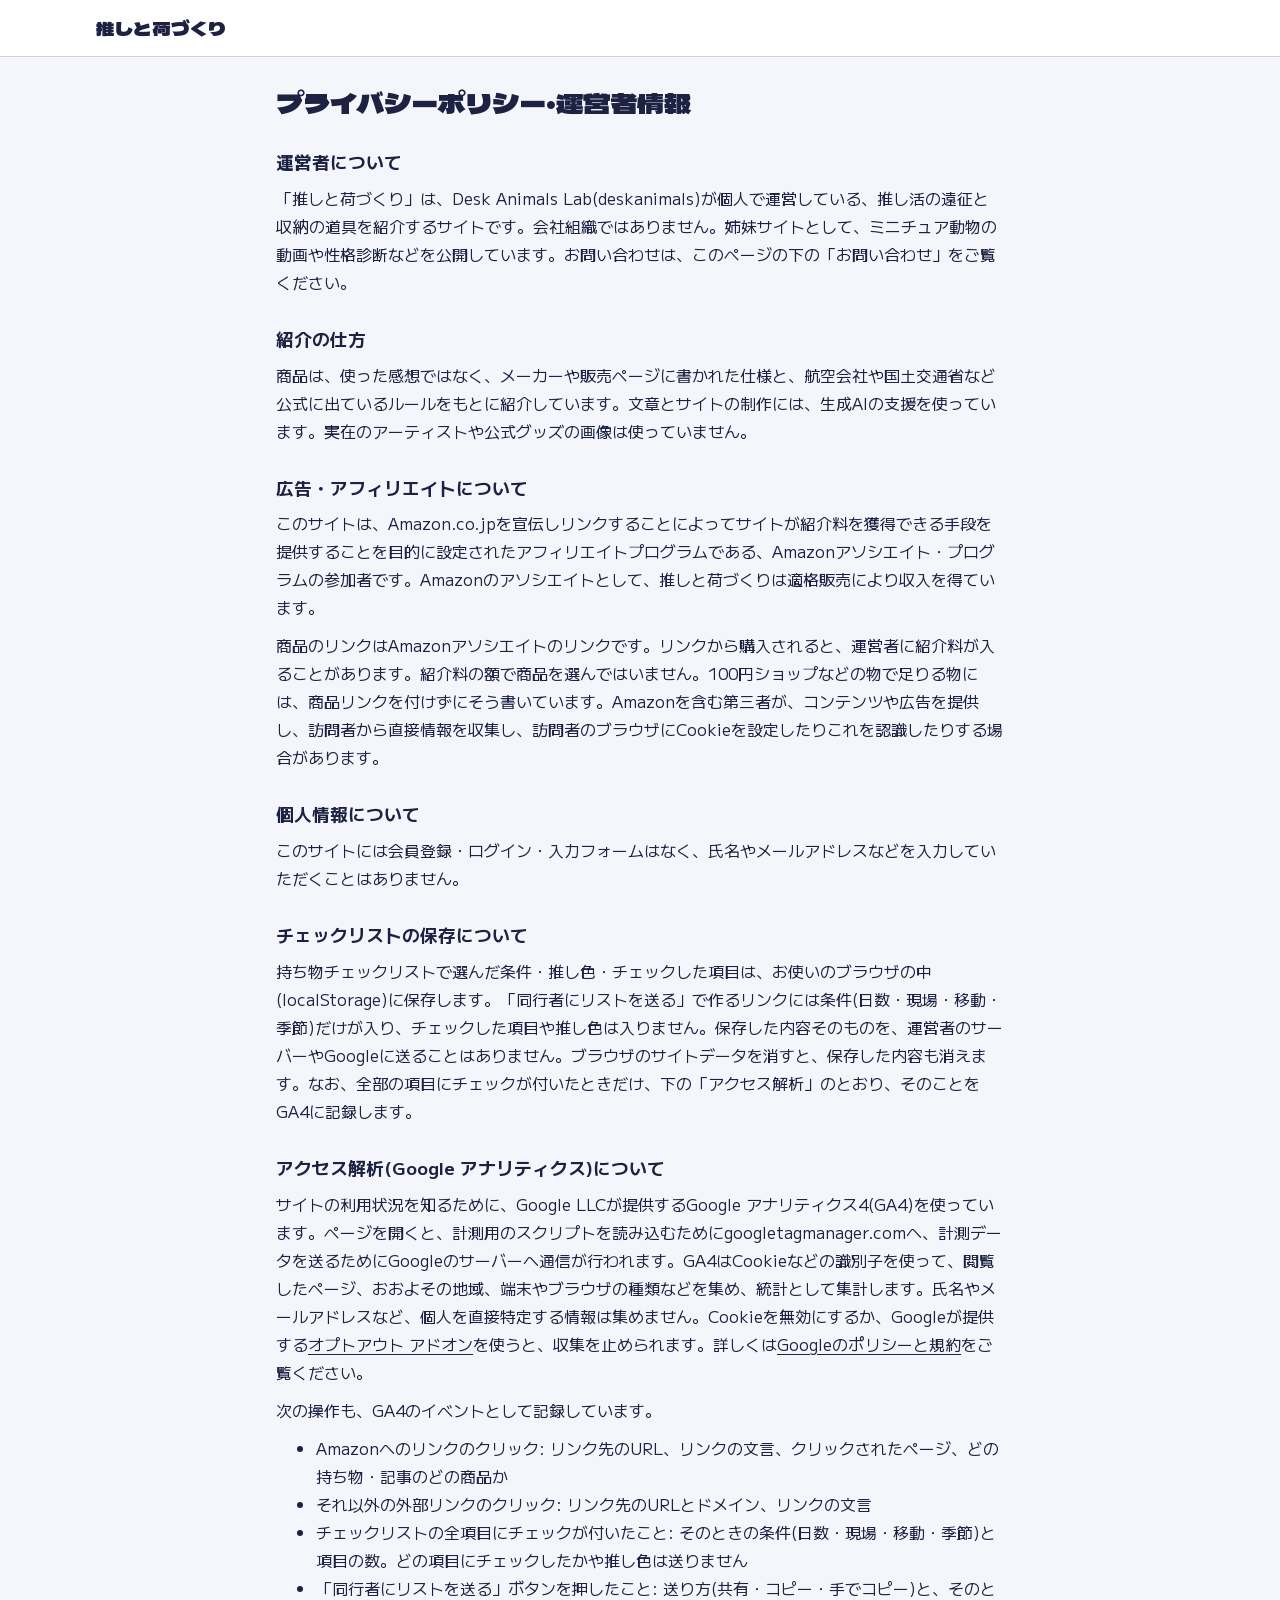
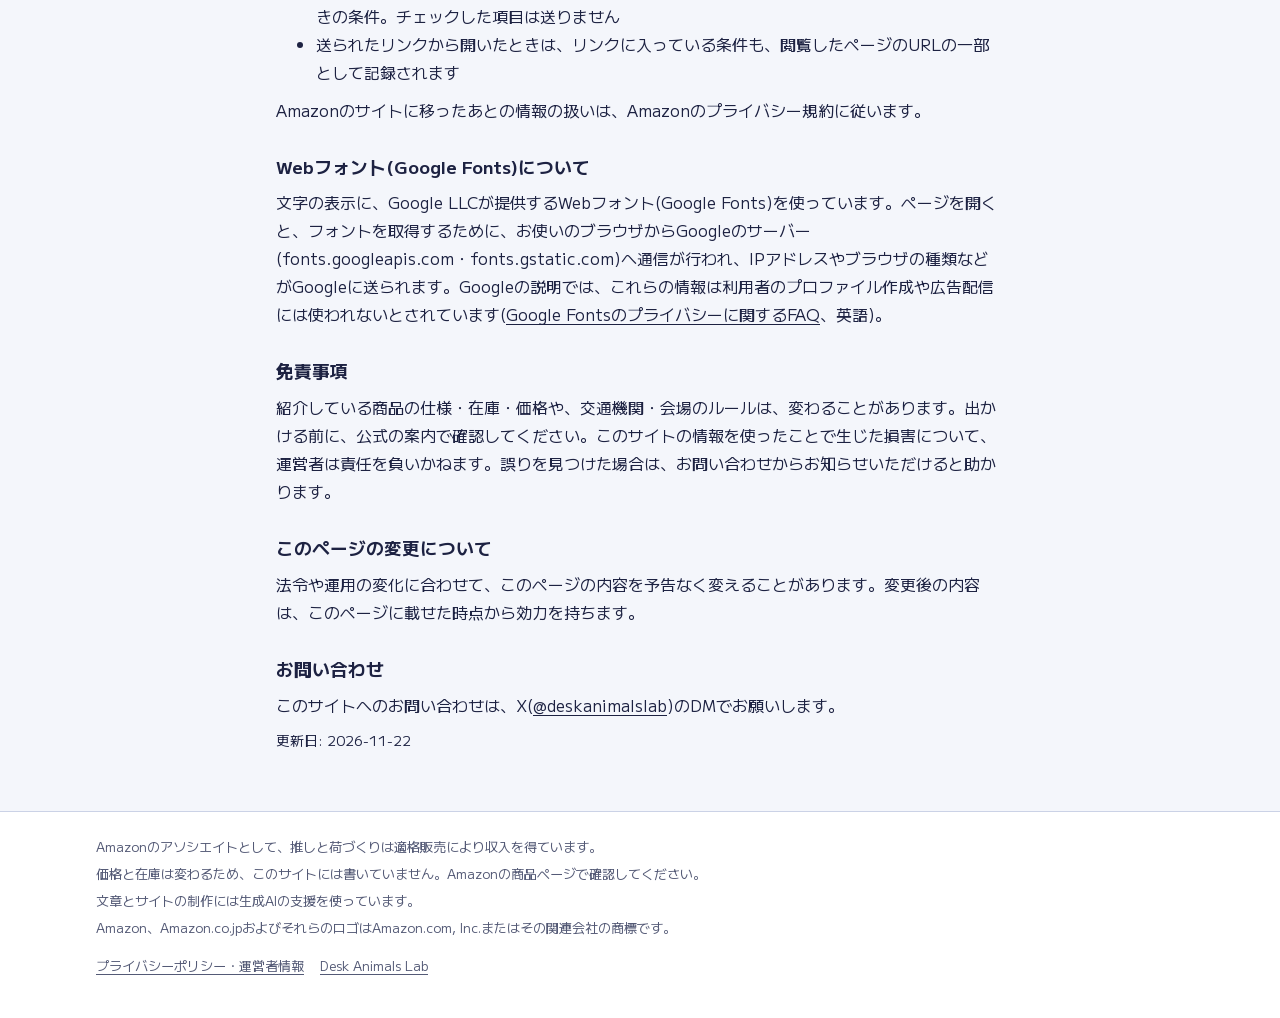
<file: privacy/index.html>
<!DOCTYPE html>
<html lang="ja" class="no-js">
<head>
<meta charset="UTF-8">
<meta name="viewport" content="width=device-width, initial-scale=1.0">
<title>プライバシーポリシー・運営者情報｜推しと荷づくり</title>
<meta name="description" content="推しと荷づくりの運営者、広告・アフィリエイト、アクセス解析、ブラウザへの保存についての説明です。">
<link rel="canonical" href="https://deskanimals114510-ai.github.io/oshi-nizukuri/privacy/">
<meta property="og:type" content="website">
<meta property="og:site_name" content="推しと荷づくり">
<meta property="og:title" content="プライバシーポリシー・運営者情報｜推しと荷づくり">
<meta property="og:description" content="推しと荷づくりの運営者、広告・アフィリエイト、アクセス解析、ブラウザへの保存についての説明です。">
<meta property="og:url" content="https://deskanimals114510-ai.github.io/oshi-nizukuri/privacy/">
<meta property="og:image" content="https://deskanimals114510-ai.github.io/oshi-nizukuri/og-image.jpg">
<meta property="og:image:width" content="1200">
<meta property="og:image:height" content="630">
<meta property="og:image:alt" content="推しと荷づくり:遠征の持ち物チェックリストの荷札">
<meta property="og:locale" content="ja_JP">
<meta name="twitter:card" content="summary_large_image">
<meta name="theme-color" content="#1d2242">
<link rel="icon" href="data:image/svg+xml,<svg xmlns=%22http://www.w3.org/2000/svg%22 viewBox=%220 0 100 100%22><path d=%22M30 8h40l18 18v66H12V26z%22 fill=%22%231d2242%22/><circle cx=%2250%22 cy=%2228%22 r=%228%22 fill=%22%23f4f6fb%22/><rect x=%2224%22 y=%2252%22 width=%2252%22 height=%228%22 rx=%224%22 fill=%22%23ec5c9b%22/><rect x=%2224%22 y=%2268%22 width=%2236%22 height=%228%22 rx=%224%22 fill=%22%23f4f6fb%22/></svg>">
<link rel="preconnect" href="https://fonts.googleapis.com">
<link rel="preconnect" href="https://fonts.gstatic.com" crossorigin>
<link href="https://fonts.googleapis.com/css2?family=M+PLUS+2:wght@400..700&display=swap" rel="stylesheet">
<link href="https://fonts.googleapis.com/css2?family=Dela+Gothic+One&amp;display=swap&amp;text=%20/0123456789%3F%E3%80%81%E3%81%82%E3%81%84%E3%81%86%E3%81%88%E3%81%8B%E3%81%8C%E3%81%8F%E3%81%93%E3%81%94%E3%81%97%E3%81%98%E3%81%9B%E3%81%9C%E3%81%9F%E3%81%A1%E3%81%A3%E3%81%A5%E3%81%A6%E3%81%A7%E3%81%A8%E3%81%A9%E3%81%AB%E3%81%AE%E3%81%AF%E3%81%B3%E3%81%B6%E3%81%BB%E3%81%BE%E3%81%BF%E3%82%81%E3%82%89%E3%82%8A%E3%82%8B%E3%82%8C%E3%82%8F%E3%82%92%E3%82%93%E3%82%A4%E3%82%A7%E3%82%AB%E3%82%AC%E3%82%AF%E3%82%B0%E3%82%B1%E3%82%B7%E3%82%B9%E3%82%BA%E3%83%81%E3%83%83%E3%83%86%E3%83%88%E3%83%89%E3%83%8D%E3%83%90%E3%83%96%E3%83%97%E3%83%9A%E3%83%9D%E3%83%A0%E3%83%A1%E3%83%A2%E3%83%A9%E3%83%AA%E3%83%AB%E3%83%AD%E3%83%B3%E3%83%BB%E3%83%BC%E4%BA%86%E4%BB%B6%E4%BD%95%E4%BD%BF%E5%80%8B%E5%80%8D%E5%85%85%E5%85%AC%E5%85%B7%E5%86%AC%E5%8B%95%E5%8F%8C%E5%93%81%E5%96%B6%E5%99%A8%E5%A0%B1%E5%A0%B4%E5%A4%89%E5%AD%90%E5%AE%89%E5%AE%8C%E5%AE%BF%E5%B8%AD%E5%B9%B4%E5%BC%8F%E5%BE%81%E6%83%85%E6%84%8F%E6%8C%81%E6%8D%A8%E6%8E%A8%E6%96%B9%E6%99%82%E6%9B%BF%E6%9C%88%E6%9D%A1%E6%A9%9F%E6%AD%A2%E6%B1%A0%E6%B3%A8%E6%BC%94%E7%89%A9%E7%8F%BE%E7%99%BD%E7%9B%AE%E7%9C%BC%E7%9D%80%E7%A6%81%E7%A7%BB%E8%80%85%E8%8D%B7%E8%A1%8C%E8%A6%81%E8%A9%B0%E8%B2%B4%E8%BA%AB%E8%BE%BC%E9%81%8B%E9%81%93%E9%81%A0%E9%81%B8%E9%87%8D%E9%87%91%E9%8F%A1%E9%96%93%E9%9B%BB%E9%A3%9B" rel="stylesheet">
<link rel="stylesheet" href="../style.css?v=ad153b17">
<script defer src="../analytics.js?v=ef79816c"></script>
</head>
<body>
<a class="skip-link" href="#main">本文へ移動</a>
<header class="site-header">
  <div class="wrap">
    <a class="site-name" href="../">推しと荷づくり</a>
  </div>
</header>
<main id="main">
<div class="wrap prose">
<h1>プライバシーポリシー・運営者情報</h1>
<h2>運営者について</h2>
<p>「推しと荷づくり」は、Desk Animals Lab(deskanimals)が個人で運営している、推し活の遠征と収納の道具を紹介するサイトです。会社組織ではありません。姉妹サイトとして、ミニチュア動物の動画や性格診断などを公開しています。お問い合わせは、このページの下の「お問い合わせ」をご覧ください。</p>
<h2>紹介の仕方</h2>
<p>商品は、使った感想ではなく、メーカーや販売ページに書かれた仕様と、航空会社や国土交通省など公式に出ているルールをもとに紹介しています。文章とサイトの制作には、生成AIの支援を使っています。実在のアーティストや公式グッズの画像は使っていません。</p>
<h2>広告・アフィリエイトについて</h2>
<p>このサイトは、Amazon.co.jpを宣伝しリンクすることによってサイトが紹介料を獲得できる手段を提供することを目的に設定されたアフィリエイトプログラムである、Amazonアソシエイト・プログラムの参加者です。Amazonのアソシエイトとして、推しと荷づくりは適格販売により収入を得ています。</p>
<p>商品のリンクはAmazonアソシエイトのリンクです。リンクから購入されると、運営者に紹介料が入ることがあります。紹介料の額で商品を選んではいません。100円ショップなどの物で足りる物には、商品リンクを付けずにそう書いています。Amazonを含む第三者が、コンテンツや広告を提供し、訪問者から直接情報を収集し、訪問者のブラウザにCookieを設定したりこれを認識したりする場合があります。</p>
<h2>個人情報について</h2>
<p>このサイトには会員登録・ログイン・入力フォームはなく、氏名やメールアドレスなどを入力していただくことはありません。</p>
<h2>チェックリストの保存について</h2>
<p>持ち物チェックリストで選んだ条件・推し色・チェックした項目は、お使いのブラウザの中(localStorage)に保存します。「同行者にリストを送る」で作るリンクには条件(日数・現場・移動・季節)だけが入り、チェックした項目や推し色は入りません。保存した内容そのものを、運営者のサーバーやGoogleに送ることはありません。ブラウザのサイトデータを消すと、保存した内容も消えます。なお、全部の項目にチェックが付いたときだけ、下の「アクセス解析」のとおり、そのことをGA4に記録します。</p>
<h2>アクセス解析(Google アナリティクス)について</h2>
<p>サイトの利用状況を知るために、Google LLCが提供するGoogle アナリティクス4(GA4)を使っています。ページを開くと、計測用のスクリプトを読み込むためにgoogletagmanager.comへ、計測データを送るためにGoogleのサーバーへ通信が行われます。GA4はCookieなどの識別子を使って、閲覧したページ、おおよその地域、端末やブラウザの種類などを集め、統計として集計します。氏名やメールアドレスなど、個人を直接特定する情報は集めません。Cookieを無効にするか、Googleが提供する<a href="https://tools.google.com/dlpage/gaoptout?hl=ja">オプトアウト アドオン</a>を使うと、収集を止められます。詳しくは<a href="https://policies.google.com/technologies/partner-sites?hl=ja">Googleのポリシーと規約</a>をご覧ください。</p>
<p>次の操作も、GA4のイベントとして記録しています。</p>
<ul>
<li>Amazonへのリンクのクリック: リンク先のURL、リンクの文言、クリックされたページ、どの持ち物・記事のどの商品か</li>
<li>それ以外の外部リンクのクリック: リンク先のURLとドメイン、リンクの文言</li>
<li>チェックリストの全項目にチェックが付いたこと: そのときの条件(日数・現場・移動・季節)と項目の数。どの項目にチェックしたかや推し色は送りません</li>
<li>「同行者にリストを送る」ボタンを押したこと: 送り方(共有・コピー・手でコピー)と、そのときの条件。チェックした項目は送りません</li>
<li>送られたリンクから開いたときは、リンクに入っている条件も、閲覧したページのURLの一部として記録されます</li>
</ul>
<p>Amazonのサイトに移ったあとの情報の扱いは、Amazonのプライバシー規約に従います。</p>
<h2>Webフォント(Google Fonts)について</h2>
<p>文字の表示に、Google LLCが提供するWebフォント(Google Fonts)を使っています。ページを開くと、フォントを取得するために、お使いのブラウザからGoogleのサーバー(fonts.googleapis.com・fonts.gstatic.com)へ通信が行われ、IPアドレスやブラウザの種類などがGoogleに送られます。Googleの説明では、これらの情報は利用者のプロファイル作成や広告配信には使われないとされています(<a href="https://developers.google.com/fonts/faq/privacy">Google Fontsのプライバシーに関するFAQ</a>、英語)。</p>
<h2>免責事項</h2>
<p>紹介している商品の仕様・在庫・価格や、交通機関・会場のルールは、変わることがあります。出かける前に、公式の案内で確認してください。このサイトの情報を使ったことで生じた損害について、運営者は責任を負いかねます。誤りを見つけた場合は、お問い合わせからお知らせいただけると助かります。</p>
<h2>このページの変更について</h2>
<p>法令や運用の変化に合わせて、このページの内容を予告なく変えることがあります。変更後の内容は、このページに載せた時点から効力を持ちます。</p>
<h2>お問い合わせ</h2>
<p>このサイトへのお問い合わせは、X(<a href="https://x.com/deskanimalslab">@deskanimalslab</a>)のDMでお願いします。</p>
<p class="updated">更新日: <time datetime="2026-11-22">2026-11-22</time></p>
</div>
</main>
<footer class="site-footer">
  <div class="wrap">
    <p>Amazonのアソシエイトとして、推しと荷づくりは適格販売により収入を得ています。</p>
    <p>価格と在庫は変わるため、このサイトには書いていません。Amazonの商品ページで確認してください。</p>
    <p>文章とサイトの制作には生成AIの支援を使っています。</p>
    <p>Amazon、Amazon.co.jpおよびそれらのロゴはAmazon.com, Inc.またはその関連会社の商標です。</p>
    <p class="footer-links"><a href="../privacy/">プライバシーポリシー・運営者情報</a><a href="https://deskanimals114510-ai.github.io/">Desk Animals Lab</a></p>
  </div>
</footer>
</body>
</html>
</file>
<file: style.css>
/* 推しと荷づくり。荷札(luggage tag)を一点の見せ場にし、他は静かに保つ。
   --oshi / --oshi-ink は選んだ推し色でJSが差し替える(ink は文字・チェック欄用、背景に対し4.5:1以上) */
:root {
  --paper: #f4f6fb;
  --card: #ffffff;
  --ink: #1d2242;
  --sub: #545a76;
  --line: #cbd2e6;
  --line-strong: #7d849f; /* 操作できる部品の枠。白・紙色の両方に3:1以上 */
  --kraft: #e9dcc3;
  --oshi: #ec5c9b;
  --oshi-ink: #b02a66;
  --radius: 10px;
  --font-body: "M PLUS 2", "Hiragino Sans", "Yu Gothic", sans-serif;
  --font-display: "Dela Gothic One", "M PLUS 2", sans-serif;
}

* { box-sizing: border-box; }
html { -webkit-text-size-adjust: 100%; }
body {
  margin: 0;
  background: var(--paper);
  color: var(--ink);
  font-family: var(--font-body);
  font-size: 1rem;
  line-height: 1.75;
}
a { color: var(--ink); text-underline-offset: 3px; }
a:hover { color: var(--oshi-ink); }
:focus-visible { outline: 3px solid var(--oshi-ink); outline-offset: 2px; }
.vh { position: absolute; width: 1px; height: 1px; margin: -1px; padding: 0; border: 0; overflow: hidden; clip: rect(0 0 0 0); white-space: nowrap; }
.skip-link { position: absolute; left: 16px; top: -48px; background: var(--ink); color: #fff; padding: 8px 12px; border-radius: 6px; z-index: 10; }
.skip-link:focus { top: 8px; color: #fff; }
.wrap { max-width: 1120px; margin: 0 auto; padding: 0 16px; }

/* ヘッダー */
.site-header { border-bottom: 1px solid var(--line); background: var(--card); }
.site-header .wrap { display: flex; align-items: center; min-height: 56px; }
.site-name { font-family: var(--font-display); font-size: 1.15rem; text-decoration: none; letter-spacing: .04em; }

/* レイアウト */
.layout { display: grid; gap: 32px; padding-top: 28px; padding-bottom: 48px; }
@media (min-width: 900px) {
  .layout { grid-template-columns: 380px 1fr; gap: 48px; align-items: start; }
  /* 低い画面のノートPCでも進捗とボタンが見えるよう、左カラムの中だけでスクロールさせる */
  .side { position: sticky; top: 16px; max-height: calc(100vh - 32px); overflow-y: auto; scrollbar-width: thin; padding: 4px; margin: -4px; }
}

h1 {
  font-family: var(--font-display);
  font-weight: 400;
  font-size: clamp(1.9rem, 5vw, 2.5rem);
  line-height: 1.25;
  margin: 0 0 12px;
}
.lead { margin: 0 0 12px; color: var(--sub); }
.pr-note { font-size: .9rem; color: var(--ink); margin: 0 0 20px; }
.minor-note { font-size: .85rem; color: var(--sub); margin: 16px 0 0; }
.article .minor-note { margin: 0 0 16px; }
.how { display: flex; flex-wrap: wrap; align-items: baseline; gap: 2px 8px; margin: 0 0 12px; font-weight: 700; }
.how-sub { font-weight: 400; font-size: .85rem; color: var(--sub); }
.pr-note b { display: inline-block; border: 1px solid var(--ink); border-radius: 4px; padding: 0 5px; margin-right: 6px; font-size: .8rem; line-height: 1.5; }

/* 荷札 */
.tag {
  position: relative;
  background: var(--card);
  border: 1px solid var(--line);
  border-radius: 6px var(--radius) var(--radius) 6px;
  padding: 40px 20px 20px 28px;
  clip-path: polygon(0 26px, 26px 0, 100% 0, 100% 100%, 0 100%);
}
.tag::before { /* 推し色の帯 */
  content: "";
  position: absolute; left: 0; top: 0; bottom: 0; width: 8px;
  background: var(--oshi);
}
.tag-hole {
  position: absolute; left: 26px; top: 14px;
  width: 16px; height: 16px; border-radius: 50%;
  background: var(--paper); border: 4px solid var(--kraft);
}
.conds { display: grid; gap: 14px; }
.cond { border: 0; margin: 0; padding: 0; min-width: 0; }
.cond legend { font-weight: 700; font-size: .85rem; color: var(--sub); padding: 0; margin-bottom: 6px; }
.legend-sub { font-weight: 400; margin-left: 4px; }
.chips, .swatches { display: flex; flex-wrap: wrap; gap: 6px; }
.chip { position: relative; }
.chip input, .swatch input { position: absolute; opacity: 0; inset: 0; margin: 0; cursor: pointer; }
.chip span {
  display: inline-block; padding: 10px 14px; border: 1.5px solid var(--line-strong); border-radius: 999px;
  font-size: .9rem; line-height: 1.5; background: var(--card);
}
.chip input:checked + span { background: var(--oshi-ink); border-color: var(--oshi-ink); color: #fff; font-weight: 700; }
.chip input:focus-visible + span { outline: 3px solid var(--oshi-ink); outline-offset: 2px; }
.swatch {
  position: relative; width: 32px; height: 32px; border-radius: 50%;
  background: var(--sw); border: 2px solid var(--card); box-shadow: 0 0 0 1.5px var(--line-strong);
}
.swatch:has(input:checked) { box-shadow: 0 0 0 2px var(--card), 0 0 0 4.5px var(--ink); }
.swatch:has(input:focus-visible) { outline: 3px solid var(--ink); outline-offset: 5px; }

.tag-progress { position: relative; margin-top: 18px; padding-top: 14px; border-top: 1.5px dashed var(--line); }
.no-js .tag-progress { display: none; }
.noscript { margin: 12px 0 0; font-size: .85rem; color: var(--sub); }
.count { margin: 0 0 6px; font-family: var(--font-display); font-size: 1.3rem; }
.bar { height: 10px; border-radius: 999px; background: var(--paper); border: 1px solid var(--line-strong); overflow: hidden; }
.bar-fill { height: 100%; width: 0; background: var(--oshi-ink); transition: width .25s ease; }
.tag-actions { display: flex; flex-wrap: wrap; gap: 8px; margin-top: 12px; }
.tag-actions button {
  font: inherit; font-size: .85rem; color: var(--ink); background: var(--card);
  border: 1.5px solid var(--line-strong); border-radius: 8px; padding: 10px 14px; cursor: pointer;
}
.tag-actions button.primary { border-color: var(--oshi-ink); color: var(--oshi-ink); font-weight: 700; }
.tag-actions button.armed { border-color: var(--oshi-ink); color: var(--oshi-ink); font-weight: 700; }
.jump { align-self: center; font-size: .9rem; font-weight: 700; padding: 8px 4px; }
@media (min-width: 900px) { .jump { display: none; } }
.tag-actions button:hover { border-color: var(--ink); }
.share-done { margin: 10px 0 0; font-size: .85rem; font-weight: 700; color: var(--oshi-ink); }
.share-fallback { margin: 10px 0 0; font-size: .85rem; }
.share-fallback input { display: block; width: 100%; margin-top: 4px; font: inherit; font-size: .85rem; padding: 8px; border: 1.5px solid var(--line-strong); border-radius: 8px; background: var(--card); color: var(--ink); }
.stamp {
  display: inline-block; margin: 0 0 10px 4px;
  font-family: var(--font-display); font-size: 1rem; color: var(--oshi-ink);
  border: 3px solid var(--oshi-ink); border-radius: 8px; padding: 2px 10px;
  transform: rotate(-8deg); background: var(--card);
}
.tag.just-done .stamp { animation: stamp .35s ease-out; }
@keyframes stamp { from { transform: rotate(-8deg) scale(1.6); opacity: 0; } to { transform: rotate(-8deg) scale(1); opacity: 1; } }

/* スマホ用の小さな残数表示 */
.mini-count {
  position: sticky; top: 0; z-index: 5; margin: 0 -16px 8px; padding: 8px 16px;
  background: color-mix(in srgb, var(--paper) 92%, transparent); border-bottom: 1px solid var(--line);
  font-weight: 700; font-size: .9rem;
  display: flex; justify-content: space-between; align-items: center; gap: 12px;
  transition: opacity .2s;
}
.mini-count:not(.away) { opacity: 0; pointer-events: none; }
.mini-count a { font-size: .85rem; padding: 6px 0; }
@media (min-width: 900px) { .mini-count { display: none; } }

/* チェックリスト */
.cat { margin-bottom: 28px; }
.cat-head {
  display: flex; justify-content: space-between; align-items: baseline; gap: 12px;
  margin: 0 0 6px; padding-bottom: 6px; border-bottom: 2px solid var(--ink);
}
.cat h2 { font-family: var(--font-display); font-weight: 400; font-size: 1.25rem; margin: 0; }
.cat-count { font-family: var(--font-body); font-size: .85rem; font-weight: 700; color: var(--sub); }
.items { list-style: none; margin: 0; padding: 0; }
.item { position: relative; display: flex; gap: 12px; padding: 12px 0; border-bottom: 1px dashed var(--line); }
.item[hidden] { display: none; }
.item input {
  appearance: none; -webkit-appearance: none; flex: none;
  width: 26px; height: 26px; margin: 2px 0 0; border: 2px solid var(--ink); border-radius: 6px;
  background: var(--card); cursor: pointer; display: grid; place-content: center;
}
.item input::after {
  content: ""; width: 12px; height: 7px; border-left: 3px solid #fff; border-bottom: 3px solid #fff;
  transform: rotate(-45deg) translate(1px, -1px); opacity: 0;
}
.item input:checked { background: var(--oshi-ink); border-color: var(--oshi-ink); }
.item input:checked::after { opacity: 1; }
.item-body { min-width: 0; flex: 1; }
.item-name { font-weight: 700; cursor: pointer; }
.item-name::after { content: ""; position: absolute; inset: 0; }
.item a { position: relative; z-index: 1; }
.item input:checked + .item-body .item-name { text-decoration: line-through; text-decoration-color: var(--oshi-ink); text-decoration-thickness: 2px; color: var(--sub); }
.cheap {
  display: inline-block; margin-left: 8px; font-size: .8rem; color: var(--sub);
  border: 1px solid var(--line); border-radius: 4px; padding: 0 6px; vertical-align: 2px;
}
.note { margin: 2px 0 0; font-size: .9rem; color: var(--sub); }
.products { list-style: none; margin: 6px 0 0; padding: 0; display: flex; flex-wrap: wrap; gap: 6px; }
.products a {
  display: inline-block; font-size: .85rem; text-decoration: none;
  border: 1.5px solid var(--line-strong); border-radius: 6px; padding: 3px 10px; background: var(--card);
}
.products a::after { content: "Amazon ›" / ""; margin-left: 8px; font-size: .8rem; color: var(--sub); white-space: nowrap; }
.products a:hover { border-color: var(--oshi-ink); }

.about { margin-top: 36px; font-size: .92rem; color: var(--sub); }
.about h2 { font-size: 1rem; color: var(--ink); margin: 0 0 6px; }
.about p { margin: 0 0 8px; max-width: 40em; }
.updated { font-size: .85rem; }

/* 説明ページ */
.prose { max-width: 760px; padding-top: 28px; padding-bottom: 48px; }
.prose h1 { font-size: 1.7rem; }
.prose h2 { font-size: 1.1rem; margin: 28px 0 6px; }
.prose p, .prose ul { margin: 0 0 10px; }

/* 記事 */
.reading { margin-top: 36px; }
.reading h2 { font-family: var(--font-display); font-weight: 400; font-size: 1.15rem; margin: 0 0 8px; padding-bottom: 6px; border-bottom: 2px solid var(--ink); }
.reading ul { list-style: none; margin: 0; padding: 0; }
.reading li { padding: 12px 0; border-bottom: 1px dashed var(--line); }
.reading li a { font-weight: 700; }
.reading li p { margin: 2px 0 0; font-size: .9rem; color: var(--sub); }
.article { line-height: 1.85; }
.article h1 { font-family: var(--font-display); font-weight: 400; font-size: clamp(1.6rem, 4.5vw, 2.1rem); line-height: 1.35; margin: 8px 0 8px; }
.article h2 { font-size: 1.25rem; margin: 40px 0 10px; padding-bottom: 6px; border-bottom: 2px solid var(--ink); scroll-margin-top: 16px; }
.article h3 { font-size: 1.05rem; margin: 24px 0 6px; }
.article .lead { color: var(--ink); }
.breadcrumb { font-size: .85rem; color: var(--sub); }
.breadcrumb a { color: var(--sub); }
.to-list { margin: 0 0 4px; }
.to-list a { display: block; position: relative; background: var(--card); border: 1px solid var(--line); border-left: 6px solid var(--oshi); border-radius: 0 var(--radius) var(--radius) 0; padding: 10px 36px 10px 14px; font-weight: 700; text-decoration: none; }
.to-list a::after { content: "›" / ""; position: absolute; right: 14px; top: 50%; transform: translateY(-50%); font-size: 1.3rem; }
.toc { background: var(--card); border: 1px solid var(--line); border-radius: var(--radius); padding: 12px 18px; margin: 20px 0; }
.toc p { margin: 0 0 4px; font-weight: 700; }
.toc ol { margin: 0; padding-left: 1.4em; }
.table-wrap { overflow-x: auto; margin: 12px 0 16px; }
.table-wrap table { border-collapse: collapse; width: 100%; background: var(--card); font-size: .92rem; }
.table-wrap.wide table { min-width: 520px; }
.scroll-hint { display: none; font-size: .8rem; color: var(--sub); margin: -8px 0 16px; }
@media (max-width: 560px) { .scroll-hint { display: block; } }
.table-wrap caption { text-align: left; font-weight: 700; padding-bottom: 6px; }
.table-cap { font-weight: 700; margin: 12px 0 -6px; }
.table-wrap th, .table-wrap td { border: 1px solid var(--line); padding: 8px 10px; text-align: left; vertical-align: top; }
.table-wrap thead th { background: var(--paper); }
.table-wrap tbody th { font-weight: 700; background: var(--card); }
.callout { background: var(--card); border-left: 6px solid var(--oshi); padding: 10px 14px; border-radius: 0 var(--radius) var(--radius) 0; }
.products-article { flex-direction: column; gap: 10px; margin: 12px 0 16px; }
.products-article li { background: var(--card); border: 1px solid var(--line); border-radius: var(--radius); padding: 10px 14px; }
.products-article a { border: 0; padding: 0; background: none; font-weight: 700; text-decoration: underline; }
.products-article a::after { content: "Amazonで見る ›" / ""; display: block; width: fit-content; margin-top: 6px; font-size: .82rem; color: var(--ink); text-decoration: none; border: 1.5px solid var(--line-strong); border-radius: 999px; padding: 2px 12px; }
.products-article .note { margin-top: 4px; }
.note.more { margin-top: 4px; }
.note.more a { color: var(--ink); font-weight: 700; }
.cta { margin: 28px 0 0; }
.cta a { display: inline-block; font-weight: 700; background: var(--ink); color: #fff; text-decoration: none; padding: 10px 18px; border-radius: 999px; }
.cta a:hover { color: #fff; background: var(--oshi-ink); }
.sources { font-size: .88rem; word-break: break-all; }

/* フッター */
.site-footer { border-top: 1px solid var(--line); background: var(--card); padding: 24px 0 32px; font-size: .82rem; color: var(--sub); }
.site-footer p { margin: 0 0 4px; }
.footer-links { display: flex; flex-wrap: wrap; gap: 16px; margin-top: 12px !important; }
.footer-links a { color: var(--sub); display: inline-block; padding: 4px 0; }

@media (prefers-reduced-motion: reduce) {
  .bar-fill { transition: none; }
  .tag.just-done .stamp { animation: none; }
}

@media print {
  .site-header, .site-footer, .pr-note, .minor-note, .how, .lead, .tag-actions, .share-done, .share-fallback, .swatches, .mini-count, .products, .about, .skip-link, .tag-hole { display: none !important; }
  body { background: #fff; }
  .layout { display: block; padding: 0; }
  .side { position: static; }
  .tag { clip-path: none; border: 0; padding: 0; }
  .tag::before { display: none; }
  /* 紙は未チェックの持ち物リストとして出す。条件は選んだものだけを1行に */
  .stamp, .bar, .count, .cond-color, .noscript, .reading, .item .note.more { display: none !important; }
  .tag-progress { border: 0; margin: 0; padding: 0; }
  .conds { display: flex; flex-wrap: wrap; gap: 4px 16px; }
  .cond legend { margin: 0 6px 0 0; float: left; }
  .chip:not(:has(input:checked)) { display: none; }
  .chip input:checked + span { background: none; color: var(--ink); border-color: var(--ink); padding: 0 8px; }
  .item { break-inside: avoid; padding: 6px 0; }
  .item input, .item input:checked { background: #fff; border-color: var(--ink); }
  .item input::after { opacity: 0 !important; }
  .item input:checked + .item-body .item-name { text-decoration: none; color: var(--ink); }
}

.stamp[hidden] { display: none; }
</file>
